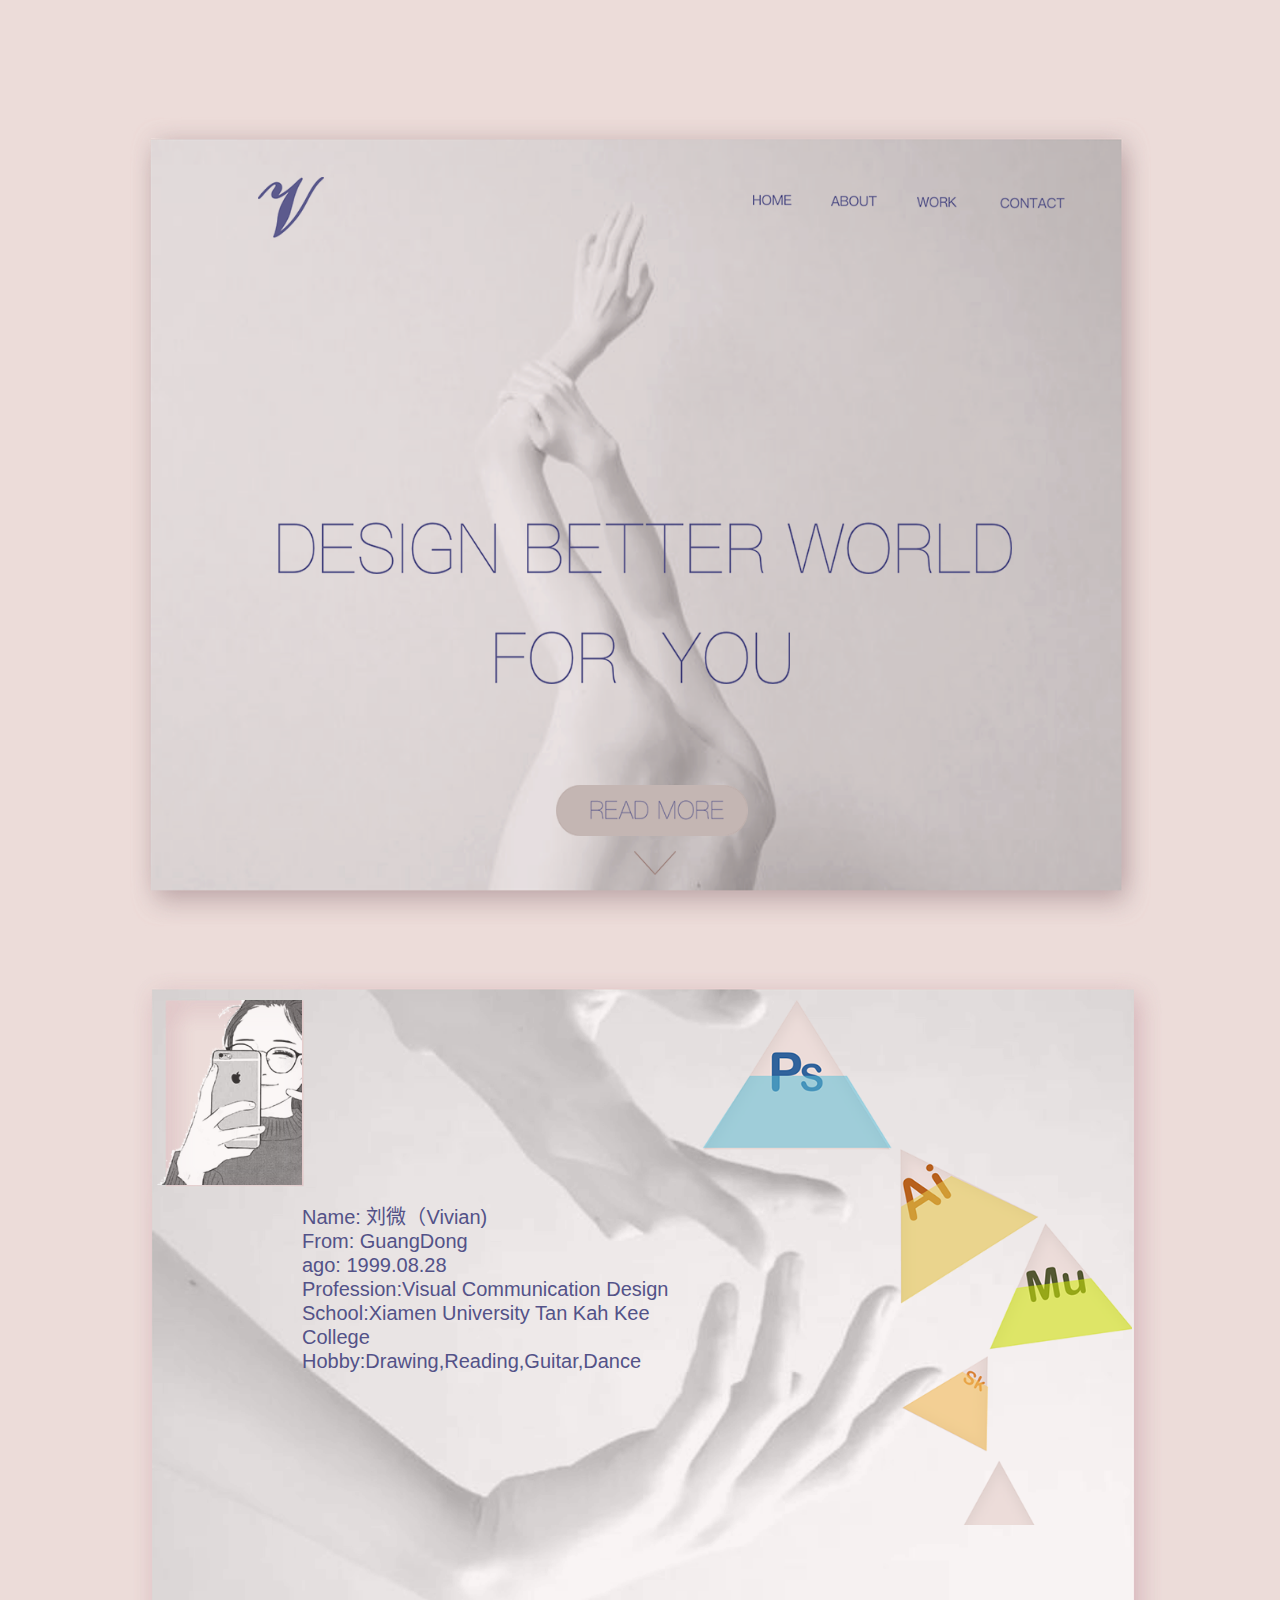
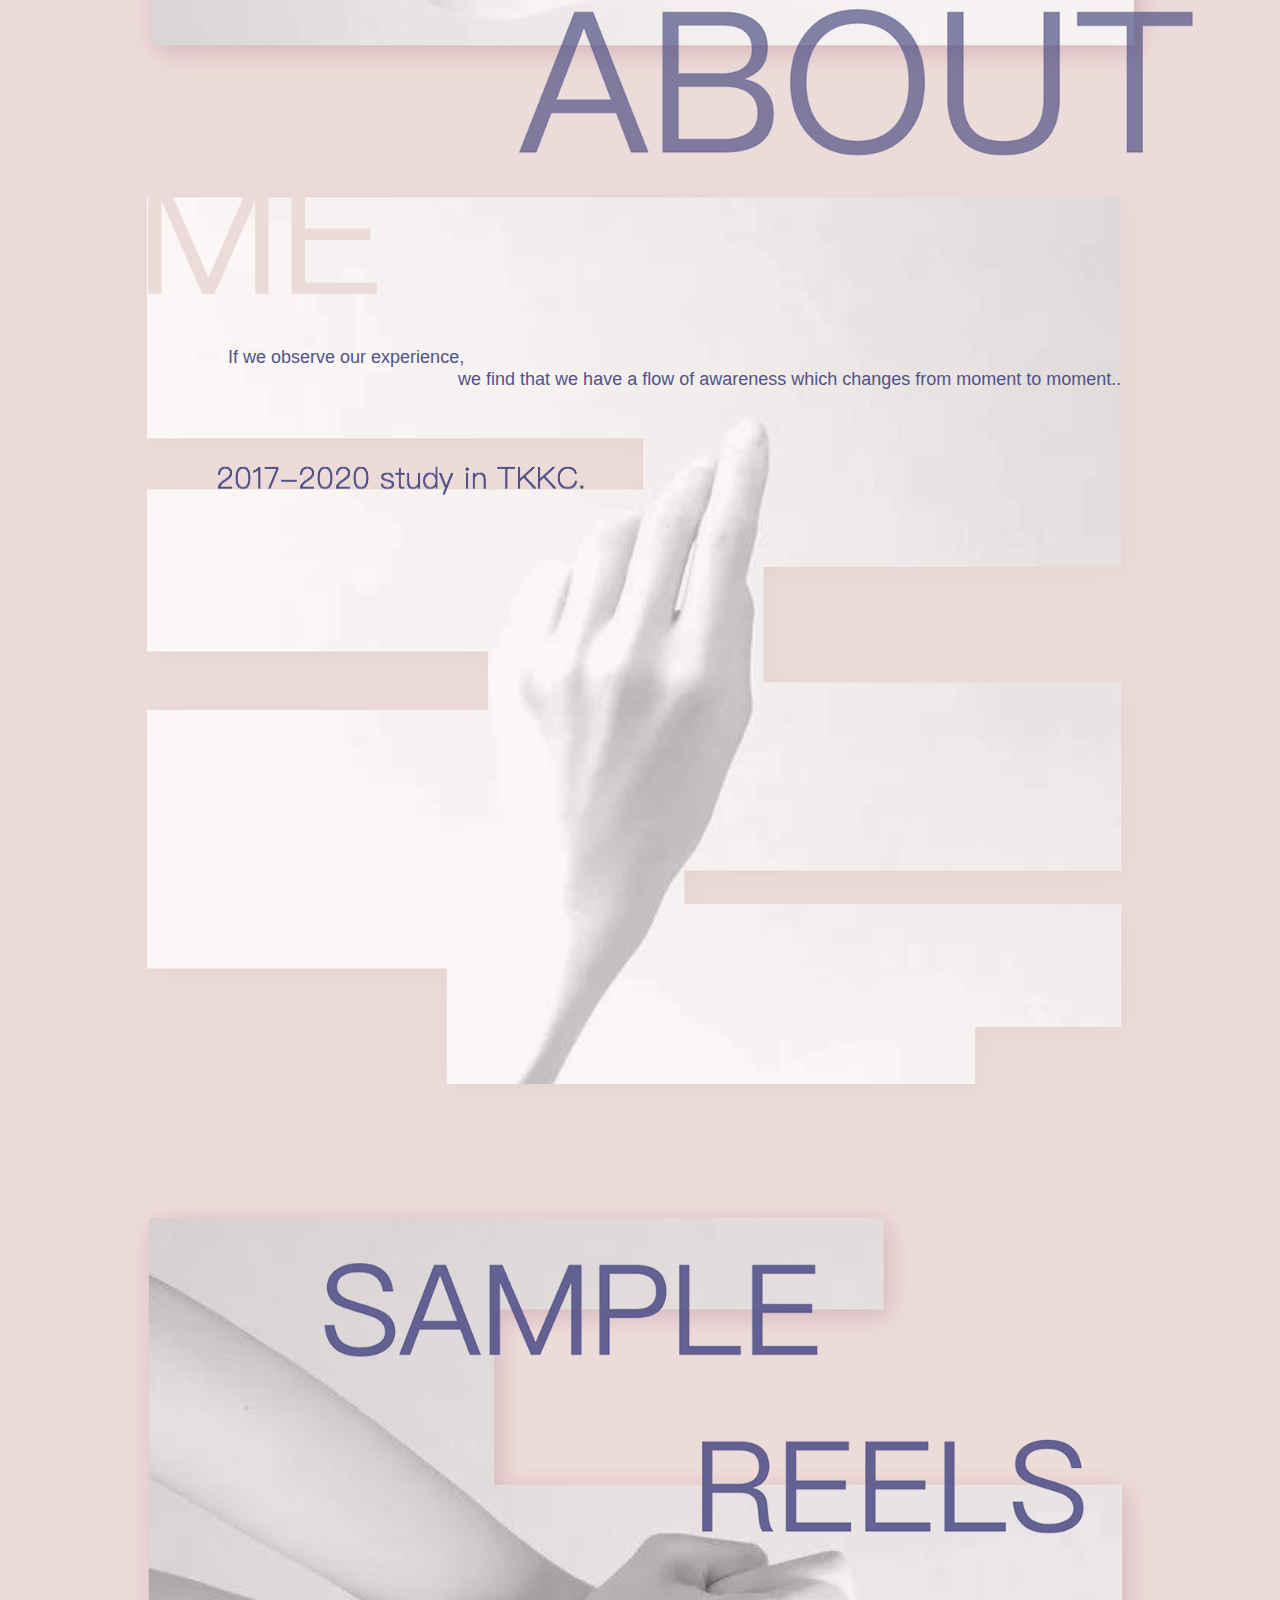
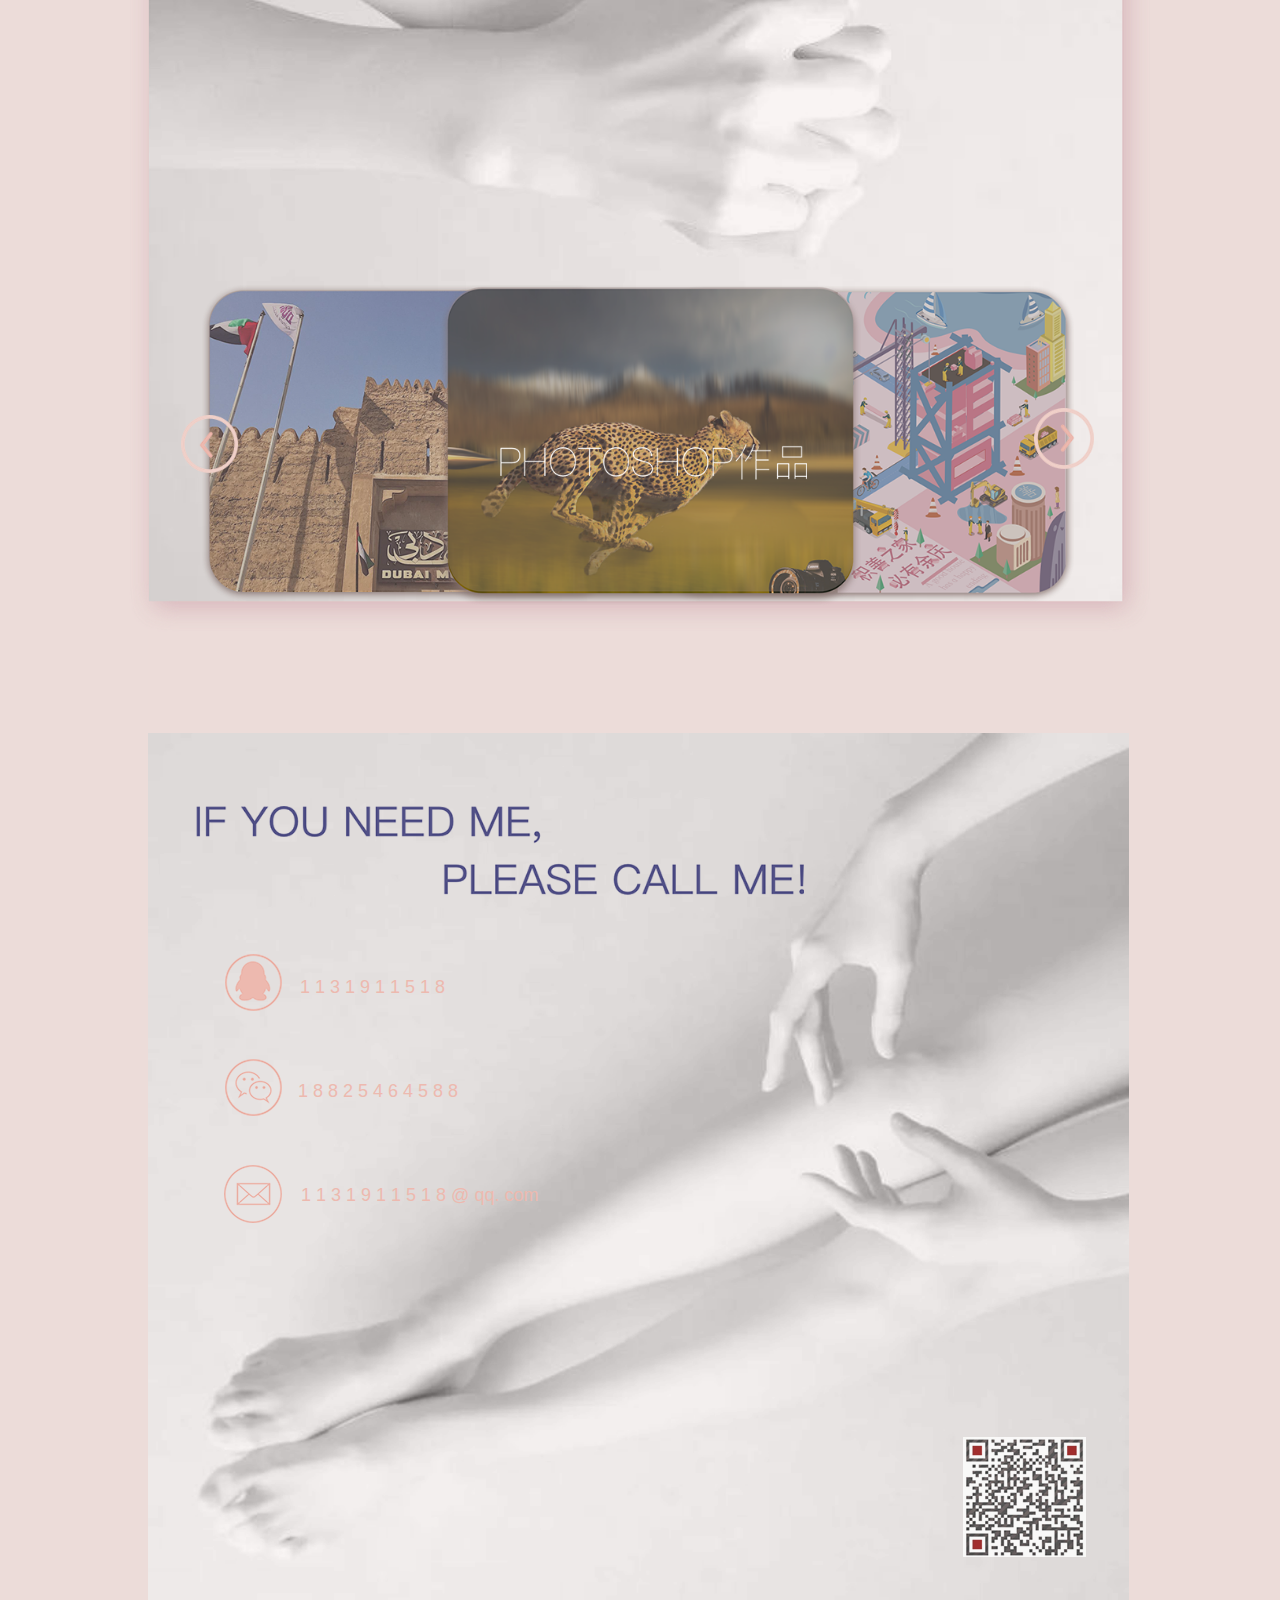
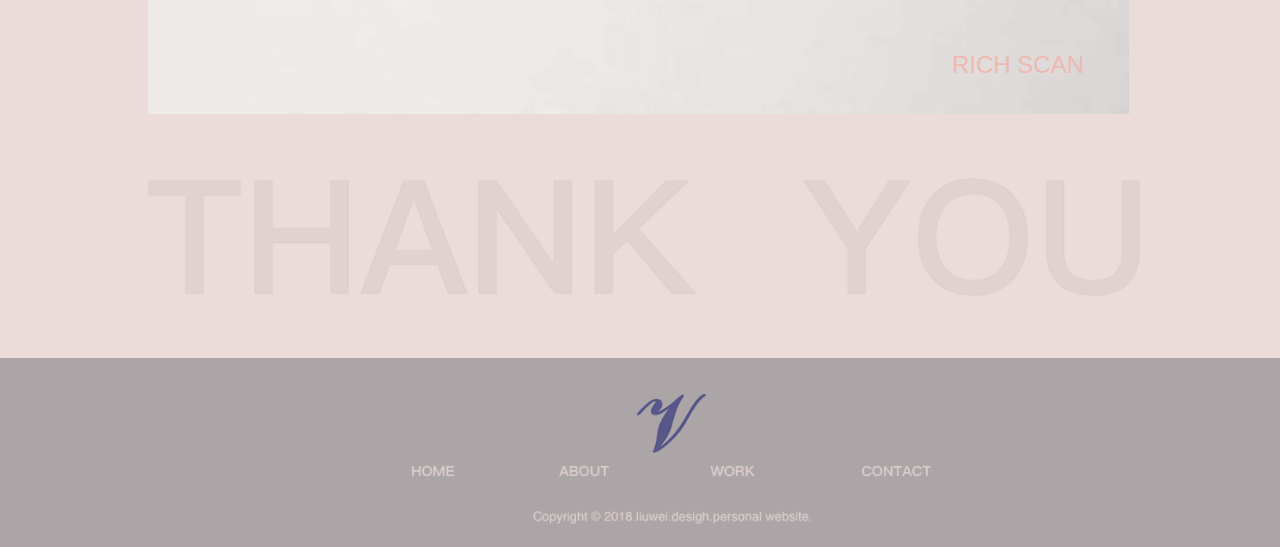
<file: index.html>
<!DOCTYPE html>
<html class="nojs html css_verticalspacer" lang="zh-CN">
 <head>

  <meta http-equiv="Content-type" content="text/html;charset=UTF-8"/>
  <meta name="generator" content="2018.1.0.386"/>
  <meta name="viewport" content="width=device-width, initial-scale=1.0"/>
  
  <script type="text/javascript">
   // Update the 'nojs'/'js' class on the html node
document.documentElement.className = document.documentElement.className.replace(/\bnojs\b/g, 'js');

// Check that all required assets are uploaded and up-to-date
if(typeof Muse == "undefined") window.Muse = {}; window.Muse.assets = {"required":["museutils.js", "museconfig.js", "jquery.watch.js", "jquery.museresponsive.js", "require.js", "index.css"], "outOfDate":[]};
</script>
  
  <title>主页</title>
  <!-- CSS -->
  <link rel="stylesheet" type="text/css" href="css/site_global.css?crc=444006867"/>
  <link rel="stylesheet" type="text/css" href="css/index.css?crc=4282859245" id="pagesheet"/>
  <!-- IE-only CSS -->
  <!--[if lt IE 9]>
  <link rel="stylesheet" type="text/css" href="css/nomq_index.css?crc=17171755" id="nomq_pagesheet"/>
  <![endif]-->
   </head>
 <body>

  <div class="breakpoint active" id="bp_infinity" data-min-width="1281"><!-- responsive breakpoint node -->
   <div class="clearfix" id="page"><!-- group -->
    <div class="clearfix grpelem" id="ppu205"><!-- column -->
     <div class="clearfix colelem" id="pu205"><!-- group -->
      <div class="clip_frame grpelem" id="u205"><!-- image -->
       <img class="block temp_no_img_src" id="u205_img" data-orig-src="images/wechatimg14.png?crc=4247794438" alt="" width="1295" height="956" src="images/blank.gif?crc=4208392903"/>
      </div>
      <div class="clip_frame grpelem" id="u223"><!-- image -->
       <img class="block temp_no_img_src" id="u223_img" data-orig-src="images/%e5%88%86%e7%bb%84.png?crc=4090668464" alt="" width="72" height="70" src="images/blank.gif?crc=4208392903"/>
      </div>
      <div class="clip_frame grpelem" id="u249"><!-- image -->
       <img class="block temp_no_img_src" id="u249_img" data-orig-src="images/home%20copy.png?crc=46058406" alt="" width="50" height="15" src="images/blank.gif?crc=4208392903"/>
      </div>
      <div class="clip_frame grpelem" id="u267"><!-- image -->
       <img class="block temp_no_img_src" id="u267_img" data-orig-src="images/about%20copy.png?crc=104877797" alt="" width="58" height="15" src="images/blank.gif?crc=4208392903"/>
      </div>
      <a class="nonblock nontext clip_frame grpelem" id="u285" href="graphic.html"><!-- image --><img class="block temp_no_img_src" id="u285_img" data-orig-src="images/work%20copy.png?crc=4240480406" alt="" width="51" height="14" src="images/blank.gif?crc=4208392903"/></a>
      <div class="clip_frame grpelem" id="u303"><!-- image -->
       <img class="block temp_no_img_src" id="u303_img" data-orig-src="images/contact%20copy.png?crc=4108736204" alt="" width="82" height="14" src="images/blank.gif?crc=4208392903"/>
      </div>
      <div class="clip_frame grpelem" id="u321"><!-- image -->
       <img class="block temp_no_img_src" id="u321_img" data-orig-src="images/design%20better%20world.png?crc=4098696641" alt="" width="932" height="61" src="images/blank.gif?crc=4208392903"/>
      </div>
      <div class="clip_frame grpelem" id="u339"><!-- image -->
       <img class="block temp_no_img_src" id="u339_img" data-orig-src="images/for%20you.png?crc=27977737" alt="" width="374" height="62" src="images/blank.gif?crc=4208392903"/>
      </div>
      <div class="clip_frame grpelem" id="u357"><!-- image -->
       <img class="block temp_no_img_src" id="u357_img" data-orig-src="images/home.png?crc=515255264" alt="" width="244" height="60" src="images/blank.gif?crc=4208392903"/>
      </div>
      <div class="clip_frame grpelem" id="u375"><!-- image -->
       <img class="block temp_no_img_src" id="u375_img" data-orig-src="images/read%20more.png?crc=3792197406" alt="" width="170" height="24" src="images/blank.gif?crc=4208392903"/>
      </div>
      <div class="clip_frame grpelem" id="u393"><!-- image -->
       <img class="block temp_no_img_src" id="u393_img" data-orig-src="images/home2.png?crc=11004734" alt="" width="54" height="28" src="images/blank.gif?crc=4208392903"/>
      </div>
     </div>
     <div class="clearfix colelem" id="pu411"><!-- group -->
      <div class="clip_frame grpelem" id="u411"><!-- image -->
       <img class="block temp_no_img_src" id="u411_img" data-orig-src="images/aboutme.png?crc=3920256272" alt="" width="1306" height="894" src="images/blank.gif?crc=4208392903"/>
      </div>
      <div class="clip_frame grpelem" id="u429"><!-- image -->
       <img class="block temp_no_img_src" id="u429_img" data-orig-src="images/%e5%a4%b4%e5%83%8f.png?crc=65398783" alt="" width="183" height="234" src="images/blank.gif?crc=4208392903"/>
      </div>
      <div class="clip_frame grpelem" id="u447"><!-- image -->
       <img class="block temp_no_img_src" id="u447_img" data-orig-src="images/%e4%b8%89%e8%a7%92%e5%bd%a2.png?crc=164152256" alt="" width="542" height="662" src="images/blank.gif?crc=4208392903"/>
      </div>
      <div class="clip_frame grpelem" id="u465"><!-- image -->
       <img class="block temp_no_img_src" id="u465_img" data-orig-src="images/about.png?crc=391620340" alt="" width="815" height="178" src="images/blank.gif?crc=4208392903"/>
      </div>
      <div class="clearfix grpelem shared_content" id="u4436-14" data-content-guid="u4436-14_content"><!-- content -->
       <p id="u4436-2">Name: 刘微（Vivian)</p>
       <p id="u4436-4">From: GuangDong</p>
       <p id="u4436-6">ago: 1999.08.28</p>
       <p id="u4436-8">Profession:Visual Communication Design</p>
       <p id="u4436-10">School:Xiamen University Tan Kah Kee College</p>
       <p id="u4436-12">Hobby:Drawing,Reading,Guitar,Dance</p>
      </div>
     </div>
     <div class="clearfix colelem" id="pu501"><!-- group -->
      <div class="clip_frame grpelem" id="u501"><!-- image -->
       <img class="block temp_no_img_src" id="u501_img" data-orig-src="images/3.png?crc=307552950" alt="" width="1294" height="1231" src="images/blank.gif?crc=4208392903"/>
      </div>
      <div class="clip_frame grpelem" id="u519"><!-- image -->
       <img class="block temp_no_img_src" id="u519_img" data-orig-src="images/me.png?crc=4182559634" alt="" width="381" height="194" src="images/blank.gif?crc=4208392903"/>
      </div>
      <img class="grpelem temp_no_img_src" id="u555-5" alt="2017-2020 study in TKKC." width="461" height="43" data-orig-src="images/u555-5.png?crc=513757969" src="images/blank.gif?crc=4208392903"/><!-- rasterized frame -->
      <div class="clearfix grpelem shared_content" id="u2172-7" data-content-guid="u2172-7_content"><!-- content -->
       <p id="u2172-3"><span id="u2172">&nbsp;</span><span id="u2172-2">If we observe our experience,</span></p>
       <p id="u2172-5">&nbsp;&nbsp;&nbsp;&nbsp;&nbsp;&nbsp;&nbsp;&nbsp;&nbsp;&nbsp;&nbsp;&nbsp;&nbsp;&nbsp;&nbsp;&nbsp;&nbsp;&nbsp;&nbsp;&nbsp;&nbsp;&nbsp;&nbsp;&nbsp;&nbsp;&nbsp;&nbsp;&nbsp;&nbsp;&nbsp;&nbsp;&nbsp;&nbsp;&nbsp;&nbsp;&nbsp;&nbsp;&nbsp;&nbsp;&nbsp;&nbsp;&nbsp;&nbsp;&nbsp;&nbsp;&nbsp; we find that we have a flow of awareness which changes from moment to moment..</p>
      </div>
     </div>
     <div class="clearfix colelem" id="pu565"><!-- group -->
      <div class="clip_frame grpelem" id="u565"><!-- image -->
       <img class="block temp_no_img_src" id="u565_img" data-orig-src="images/4.png?crc=4171592321" alt="" width="1303" height="1303" src="images/blank.gif?crc=4208392903"/>
      </div>
      <div class="clip_frame grpelem" id="u583"><!-- image -->
       <img class="block temp_no_img_src" id="u583_img" data-orig-src="images/sample%20reels.png?crc=300678888" alt="" width="965" height="340" src="images/blank.gif?crc=4208392903"/>
      </div>
      <div class="clip_frame grpelem" id="u1738"><!-- image -->
       <img class="block temp_no_img_src" id="u1738_img" data-orig-src="images/%e5%96%84%20%e6%b5%b7%e6%8a%a51b_%e5%a4%8d%e5%88%b6.png?crc=259893619" alt="" width="536" height="400" src="images/blank.gif?crc=4208392903"/>
      </div>
      <a class="nonblock nontext clip_frame grpelem" id="u1756" href="photo.html"><!-- image --><img class="block temp_no_img_src" id="u1756_img" data-orig-src="images/bowuguan.png?crc=3926823071" alt="" width="531" height="400" src="images/blank.gif?crc=4208392903"/></a>
      <div class="clip_frame grpelem" id="u1774"><!-- image -->
       <img class="block temp_no_img_src" id="u1774_img" data-orig-src="images/%20%e8%b1%b9%e9%a9%b0%e5%bd%b1%e6%8e%a3%e7%9a%84%e5%89%af%e6%9c%ac%20copy.png?crc=4218479348" alt="" width="537" height="405" src="images/blank.gif?crc=4208392903"/>
      </div>
      <a class="nonblock nontext clip_frame grpelem" id="u1792" href="graphic.html"><!-- image --><img class="block temp_no_img_src" id="u1792_img" data-orig-src="images/photoshop%e4%bd%9c%e5%93%81.png?crc=4043930933" alt="" width="390" height="45" src="images/blank.gif?crc=4208392903"/></a>
      <div class="clip_frame grpelem" id="u1810"><!-- image -->
       <img class="block temp_no_img_src" id="u1810_img" data-orig-src="images/you.png?crc=4113079305" alt="" width="76" height="76" src="images/blank.gif?crc=4208392903"/>
      </div>
      <div class="clip_frame grpelem" id="u1828"><!-- image -->
       <img class="block temp_no_img_src" id="u1828_img" data-orig-src="images/zuo.png?crc=284150796" alt="" width="73" height="73" src="images/blank.gif?crc=4208392903"/>
      </div>
     </div>
     <div class="clearfix colelem" id="pu1846"><!-- group -->
      <div class="clip_frame grpelem" id="u1846"><!-- image -->
       <img class="block temp_no_img_src" id="u1846_img" data-orig-src="images/5.png?crc=158603288" alt="" width="1236" height="1237" src="images/blank.gif?crc=4208392903"/>
      </div>
      <div class="clearfix grpelem shared_content" id="u1918-4" data-content-guid="u1918-4_content"><!-- content -->
       <p id="u1918-2">RICH SCAN</p>
      </div>
      <div class="clip_frame grpelem shared_content" id="u2030" data-content-guid="u2030_content"><!-- image -->
       <img class="block temp_no_img_src" id="u2030_img" data-orig-src="images/qq.png?crc=414906099" alt="" width="57" height="57" src="images/blank.gif?crc=4208392903"/>
      </div>
      <div class="clearfix grpelem shared_content" id="u2048-4" data-content-guid="u2048-4_content"><!-- content -->
       <p id="u2048-2">1 1 3 1 9 1 1 5 1 8</p>
      </div>
      <div class="clip_frame grpelem shared_content" id="u2055" data-content-guid="u2055_content"><!-- image -->
       <img class="block temp_no_img_src" id="u2055_img" data-orig-src="images/weixin.png?crc=168015928" alt="" width="57" height="57" src="images/blank.gif?crc=4208392903"/>
      </div>
      <div class="clearfix grpelem shared_content" id="u2073-4" data-content-guid="u2073-4_content"><!-- content -->
       <p id="u2073-2">1 8 8 2 5 4 6 4 5 8 8</p>
      </div>
      <div class="clip_frame grpelem shared_content" id="u2081" data-content-guid="u2081_content"><!-- image -->
       <img class="block temp_no_img_src" id="u2081_img" data-orig-src="images/xinxi.png?crc=83869406" alt="" width="58" height="58" src="images/blank.gif?crc=4208392903"/>
      </div>
      <div class="clearfix grpelem shared_content" id="u2099-4" data-content-guid="u2099-4_content"><!-- content -->
       <p id="u2099-2">1 1 3 1 9 1 1 5 1 8 @ qq. com</p>
      </div>
     </div>
    </div>
    <div class="verticalspacer" data-offset-top="6036" data-content-above-spacer="6035" data-content-below-spacer="408"></div>
    <div class="clearfix grpelem" id="pu1864"><!-- column -->
     <div class="clip_frame colelem" id="u1864"><!-- image -->
      <img class="block temp_no_img_src" id="u1864_img" data-orig-src="images/if%20you%20need%20me%2c%20plea.png?crc=242920213" alt="" width="746" height="109" src="images/blank.gif?crc=4208392903"/>
     </div>
     <div class="clip_frame colelem shared_content" id="u1900" data-content-guid="u1900_content"><!-- image -->
      <img class="block temp_no_img_src" id="u1900_img" data-orig-src="images/%e4%ba%8c%e7%bb%b4%e7%a0%81.png?crc=333325452" alt="" width="123" height="120" src="images/blank.gif?crc=4208392903"/>
     </div>
     <div class="clip_frame colelem" id="u1925"><!-- image -->
      <img class="block temp_no_img_src" id="u1925_img" data-orig-src="images/thank%20you.png?crc=4146208415" alt="" width="1085" height="130" src="images/blank.gif?crc=4208392903"/>
     </div>
     <div class="clearfix colelem" id="pu1961"><!-- group -->
      <div class="clip_frame grpelem" id="u1961"><!-- image -->
       <img class="block temp_no_img_src" id="u1961_img" data-orig-src="images/%e7%9f%a9%e5%bd%a2.png?crc=119192807" alt="" width="1480" height="218" src="images/blank.gif?crc=4208392903"/>
      </div>
      <div class="clip_frame grpelem" id="u1979"><!-- image -->
       <img class="block temp_no_img_src" id="u1979_img" data-orig-src="images/%e5%ba%95%e9%83%a8.png?crc=4203882496" alt="" width="605" height="14" src="images/blank.gif?crc=4208392903"/>
      </div>
      <div class="clip_frame grpelem" id="u1997"><!-- image -->
       <img class="block temp_no_img_src" id="u1997_img" data-orig-src="images/%e5%88%86%e7%bb%84.png?crc=4090668464" alt="" width="80" height="68" src="images/blank.gif?crc=4208392903"/>
      </div>
      <div class="clip_frame grpelem" id="u2012"><!-- image -->
       <img class="block temp_no_img_src" id="u2012_img" data-orig-src="images/copyright%20%c2%a9%202018liu%20copy.png?crc=160088858" alt="" width="323" height="16" src="images/blank.gif?crc=4208392903"/>
      </div>
     </div>
    </div>
   </div>
  </div>
  <div class="breakpoint" id="bp_1280" data-min-width="1025" data-max-width="1280"><!-- responsive breakpoint node -->
   <div class="clearfix temp_no_id" data-orig-id="page"><!-- group -->
    <div class="clearfix grpelem temp_no_id" data-orig-id="ppu205"><!-- column -->
     <div class="clearfix colelem temp_no_id" data-orig-id="pu205"><!-- group -->
      <div class="clip_frame grpelem temp_no_id" data-orig-id="u205"><!-- image -->
       <img class="block temp_no_id temp_no_img_src" data-orig-src="images/wechatimg14.png?crc=4247794438" alt="" width="1023" height="812" data-orig-id="u205_img" src="images/blank.gif?crc=4208392903"/>
      </div>
      <div class="clip_frame grpelem temp_no_id" data-orig-id="u223"><!-- image -->
       <img class="block temp_no_id temp_no_img_src" data-orig-src="images/%e5%88%86%e7%bb%84.png?crc=4090668464" alt="" width="66" height="61" data-orig-id="u223_img" src="images/blank.gif?crc=4208392903"/>
      </div>
      <div class="clip_frame grpelem temp_no_id" data-orig-id="u249"><!-- image -->
       <img class="block temp_no_id temp_no_img_src" data-orig-src="images/home%20copy.png?crc=46058406" alt="" width="39" height="12" data-orig-id="u249_img" src="images/blank.gif?crc=4208392903"/>
      </div>
      <div class="clip_frame grpelem temp_no_id" data-orig-id="u267"><!-- image -->
       <img class="block temp_no_id temp_no_img_src" data-orig-src="images/about%20copy.png?crc=104877797" alt="" width="46" height="12" data-orig-id="u267_img" src="images/blank.gif?crc=4208392903"/>
      </div>
      <a class="nonblock nontext clip_frame grpelem temp_no_id" href="graphic.html" data-orig-id="u285"><!-- image --><img class="block temp_no_id temp_no_img_src" data-orig-src="images/work%20copy.png?crc=4240480406" alt="" width="40" height="12" data-orig-id="u285_img" src="images/blank.gif?crc=4208392903"/></a>
      <div class="clip_frame grpelem temp_no_id" data-orig-id="u303"><!-- image -->
       <img class="block temp_no_id temp_no_img_src" data-orig-src="images/contact%20copy.png?crc=4108736204" alt="" width="65" height="12" data-orig-id="u303_img" src="images/blank.gif?crc=4208392903"/>
      </div>
      <div class="clip_frame grpelem temp_no_id" data-orig-id="u321"><!-- image -->
       <img class="block temp_no_id temp_no_img_src" data-orig-src="images/design%20better%20world.png?crc=4098696641" alt="" width="734" height="52" data-orig-id="u321_img" src="images/blank.gif?crc=4208392903"/>
      </div>
      <div class="clip_frame grpelem temp_no_id" data-orig-id="u339"><!-- image -->
       <img class="block temp_no_id temp_no_img_src" data-orig-src="images/for%20you.png?crc=27977737" alt="" width="295" height="53" data-orig-id="u339_img" src="images/blank.gif?crc=4208392903"/>
      </div>
      <div class="clip_frame grpelem temp_no_id" data-orig-id="u357"><!-- image -->
       <img class="block temp_no_id temp_no_img_src" data-orig-src="images/home.png?crc=515255264" alt="" width="192" height="51" data-orig-id="u357_img" src="images/blank.gif?crc=4208392903"/>
      </div>
      <div class="clip_frame grpelem temp_no_id" data-orig-id="u375"><!-- image -->
       <img class="block temp_no_id temp_no_img_src" data-orig-src="images/read%20more.png?crc=3792197406" alt="" width="134" height="20" data-orig-id="u375_img" src="images/blank.gif?crc=4208392903"/>
      </div>
      <div class="clip_frame grpelem temp_no_id" data-orig-id="u393"><!-- image -->
       <img class="block temp_no_id temp_no_img_src" data-orig-src="images/home2.png?crc=11004734" alt="" width="42" height="24" data-orig-id="u393_img" src="images/blank.gif?crc=4208392903"/>
      </div>
     </div>
     <div class="clearfix colelem temp_no_id" data-orig-id="pu411"><!-- group -->
      <div class="clip_frame grpelem temp_no_id" data-orig-id="u411"><!-- image -->
       <img class="block temp_no_id temp_no_img_src" data-orig-src="images/aboutme.png?crc=3920256272" alt="" width="1035" height="709" data-orig-id="u411_img" src="images/blank.gif?crc=4208392903"/>
      </div>
      <div class="clip_frame grpelem temp_no_id" data-orig-id="u429"><!-- image -->
       <img class="block temp_no_id temp_no_img_src" data-orig-src="images/%e5%a4%b4%e5%83%8f.png?crc=65398783" alt="" width="145" height="185" data-orig-id="u429_img" src="images/blank.gif?crc=4208392903"/>
      </div>
      <div class="clip_frame grpelem temp_no_id" data-orig-id="u447"><!-- image -->
       <img class="block temp_no_id temp_no_img_src" data-orig-src="images/%e4%b8%89%e8%a7%92%e5%bd%a2.png?crc=164152256" alt="" width="429" height="525" data-orig-id="u447_img" src="images/blank.gif?crc=4208392903"/>
      </div>
      <div class="clip_frame grpelem temp_no_id" data-orig-id="u465"><!-- image -->
       <img class="block temp_no_id temp_no_img_src" data-orig-src="images/about.png?crc=391620340" alt="" width="674" height="147" data-orig-id="u465_img" src="images/blank.gif?crc=4208392903"/>
      </div>
      <span class="clearfix grpelem placeholder" data-placeholder-for="u4436-14_content"><!-- placeholder node --></span>
     </div>
     <div class="clearfix colelem temp_no_id" data-orig-id="pu501"><!-- group -->
      <div class="clip_frame grpelem temp_no_id" data-orig-id="u501"><!-- image -->
       <img class="block temp_no_id temp_no_img_src" data-orig-src="images/3.png?crc=307552950" alt="" width="1027" height="937" data-orig-id="u501_img" src="images/blank.gif?crc=4208392903"/>
      </div>
      <div class="clip_frame grpelem temp_no_id" data-orig-id="u519"><!-- image -->
       <img class="block temp_no_id temp_no_img_src" data-orig-src="images/me.png?crc=4182559634" alt="" width="229" height="116" data-orig-id="u519_img" src="images/blank.gif?crc=4208392903"/>
      </div>
      <img class="grpelem temp_no_id temp_no_img_src" alt="2017-2020 study in TKKC." width="457" height="88" data-orig-src="images/u555-52.png?crc=499937485" data-orig-id="u555-5" src="images/blank.gif?crc=4208392903"/><!-- rasterized frame -->
      <span class="clearfix grpelem placeholder" data-placeholder-for="u2172-7_content"><!-- placeholder node --></span>
     </div>
     <div class="clearfix colelem temp_no_id" data-orig-id="pu565"><!-- group -->
      <div class="clip_frame grpelem temp_no_id" data-orig-id="u565"><!-- image -->
       <img class="block temp_no_id temp_no_img_src" data-orig-src="images/4.png?crc=4171592321" alt="" width="1026" height="1037" data-orig-id="u565_img" src="images/blank.gif?crc=4208392903"/>
      </div>
      <div class="clip_frame grpelem temp_no_id" data-orig-id="u583"><!-- image -->
       <img class="block temp_no_id temp_no_img_src" data-orig-src="images/sample%20reels.png?crc=300678888" alt="" width="760" height="271" data-orig-id="u583_img" src="images/blank.gif?crc=4208392903"/>
      </div>
      <div class="clip_frame grpelem temp_no_id" data-orig-id="u1738"><!-- image -->
       <img class="block temp_no_id temp_no_img_src" data-orig-src="images/%e5%96%84%20%e6%b5%b7%e6%8a%a51b_%e5%a4%8d%e5%88%b6.png?crc=259893619" alt="" width="422" height="318" data-orig-id="u1738_img" src="images/blank.gif?crc=4208392903"/>
      </div>
      <a class="nonblock nontext clip_frame grpelem temp_no_id" href="photo.html" data-orig-id="u1756"><!-- image --><img class="block temp_no_id temp_no_img_src" data-orig-src="images/bowuguan.png?crc=3926823071" alt="" width="418" height="318" data-orig-id="u1756_img" src="images/blank.gif?crc=4208392903"/></a>
      <div class="clip_frame grpelem temp_no_id" data-orig-id="u1774"><!-- image -->
       <img class="block temp_no_id temp_no_img_src" data-orig-src="images/%20%e8%b1%b9%e9%a9%b0%e5%bd%b1%e6%8e%a3%e7%9a%84%e5%89%af%e6%9c%ac%20copy.png?crc=4218479348" alt="" width="423" height="322" data-orig-id="u1774_img" src="images/blank.gif?crc=4208392903"/>
      </div>
      <a class="nonblock nontext clip_frame grpelem temp_no_id" href="graphic.html" data-orig-id="u1792"><!-- image --><img class="block temp_no_id temp_no_img_src" data-orig-src="images/photoshop%e4%bd%9c%e5%93%81.png?crc=4043930933" alt="" width="307" height="36" data-orig-id="u1792_img" src="images/blank.gif?crc=4208392903"/></a>
      <div class="clip_frame grpelem temp_no_id" data-orig-id="u1810"><!-- image -->
       <img class="block temp_no_id temp_no_img_src" data-orig-src="images/you.png?crc=4113079305" alt="" width="60" height="61" data-orig-id="u1810_img" src="images/blank.gif?crc=4208392903"/>
      </div>
      <div class="clip_frame grpelem temp_no_id" data-orig-id="u1828"><!-- image -->
       <img class="block temp_no_id temp_no_img_src" data-orig-src="images/zuo.png?crc=284150796" alt="" width="57" height="58" data-orig-id="u1828_img" src="images/blank.gif?crc=4208392903"/>
      </div>
     </div>
     <div class="clearfix colelem temp_no_id" data-orig-id="pu1846"><!-- group -->
      <div class="clip_frame grpelem temp_no_id" data-orig-id="u1846"><!-- image -->
       <img class="block temp_no_id temp_no_img_src" data-orig-src="images/5.png?crc=158603288" alt="" width="981" height="981" data-orig-id="u1846_img" src="images/blank.gif?crc=4208392903"/>
      </div>
      <span class="clearfix grpelem placeholder" data-placeholder-for="u1918-4_content"><!-- placeholder node --></span>
      <span class="clip_frame grpelem placeholder" data-placeholder-for="u2030_content"><!-- placeholder node --></span>
      <span class="clearfix grpelem placeholder" data-placeholder-for="u2048-4_content"><!-- placeholder node --></span>
      <span class="clip_frame grpelem placeholder" data-placeholder-for="u2055_content"><!-- placeholder node --></span>
      <span class="clearfix grpelem placeholder" data-placeholder-for="u2073-4_content"><!-- placeholder node --></span>
      <span class="clip_frame grpelem placeholder" data-placeholder-for="u2081_content"><!-- placeholder node --></span>
      <span class="clearfix grpelem placeholder" data-placeholder-for="u2099-4_content"><!-- placeholder node --></span>
     </div>
    </div>
    <div class="verticalspacer" data-offset-top="4914" data-content-above-spacer="4914" data-content-below-spacer="391"></div>
    <div class="clearfix grpelem temp_no_id" data-orig-id="pu1864"><!-- column -->
     <div class="clip_frame colelem temp_no_id" data-orig-id="u1864"><!-- image -->
      <img class="block temp_no_id temp_no_img_src" data-orig-src="images/if%20you%20need%20me%2c%20plea.png?crc=242920213" alt="" width="608" height="89" data-orig-id="u1864_img" src="images/blank.gif?crc=4208392903"/>
     </div>
     <span class="clip_frame colelem placeholder" data-placeholder-for="u1900_content"><!-- placeholder node --></span>
     <div class="clip_frame colelem temp_no_id" data-orig-id="u1925"><!-- image -->
      <img class="block temp_no_id temp_no_img_src" data-orig-src="images/thank%20you.png?crc=4146208415" alt="" width="992" height="119" data-orig-id="u1925_img" src="images/blank.gif?crc=4208392903"/>
     </div>
     <div class="clearfix colelem temp_no_id" data-orig-id="pu1961"><!-- group -->
      <div class="clip_frame grpelem temp_no_id" data-orig-id="u1961"><!-- image -->
       <img class="block temp_no_id temp_no_img_src" data-orig-src="images/%e7%9f%a9%e5%bd%a2.png?crc=119192807" alt="" width="1280" height="189" data-orig-id="u1961_img" src="images/blank.gif?crc=4208392903"/>
      </div>
      <div class="clip_frame grpelem temp_no_id" data-orig-id="u1979"><!-- image -->
       <img class="block temp_no_id temp_no_img_src" data-orig-src="images/%e5%ba%95%e9%83%a8.png?crc=4203882496" alt="" width="521" height="12" data-orig-id="u1979_img" src="images/blank.gif?crc=4208392903"/>
      </div>
      <div class="clip_frame grpelem temp_no_id" data-orig-id="u1997"><!-- image -->
       <img class="block temp_no_id temp_no_img_src" data-orig-src="images/%e5%88%86%e7%bb%84.png?crc=4090668464" alt="" width="69" height="59" data-orig-id="u1997_img" src="images/blank.gif?crc=4208392903"/>
      </div>
      <div class="clip_frame grpelem temp_no_id" data-orig-id="u2012"><!-- image -->
       <img class="block temp_no_id temp_no_img_src" data-orig-src="images/copyright%20%c2%a9%202018liu%20copy.png?crc=160088858" alt="" width="278" height="14" data-orig-id="u2012_img" src="images/blank.gif?crc=4208392903"/>
      </div>
     </div>
    </div>
   </div>
  </div>
  <div class="breakpoint" id="bp_1024" data-min-width="769" data-max-width="1024"><!-- responsive breakpoint node -->
   <div class="clearfix temp_no_id" data-orig-id="page"><!-- group -->
    <div class="clearfix grpelem temp_no_id" data-orig-id="ppu205"><!-- column -->
     <div class="clearfix colelem temp_no_id" data-orig-id="pu205"><!-- group -->
      <div class="clip_frame grpelem temp_no_id" data-orig-id="u205"><!-- image -->
       <img class="block temp_no_id temp_no_img_src" data-orig-src="images/wechatimg14748x553.png?crc=3863872335" alt="" width="748" height="552" data-orig-id="u205_img" src="images/blank.gif?crc=4208392903"/>
      </div>
      <div class="clip_frame grpelem temp_no_id" data-orig-id="u223"><!-- image -->
       <img class="block temp_no_id temp_no_img_src" data-orig-src="images/%e5%88%86%e7%bb%84.png?crc=4090668464" alt="" width="48" height="41" data-orig-id="u223_img" src="images/blank.gif?crc=4208392903"/>
      </div>
      <div class="clip_frame grpelem temp_no_id" data-orig-id="u249"><!-- image -->
       <img class="block temp_no_id temp_no_img_src" data-orig-src="images/home%20copy.png?crc=46058406" alt="" width="29" height="8" data-orig-id="u249_img" src="images/blank.gif?crc=4208392903"/>
      </div>
      <div class="clip_frame grpelem temp_no_id" data-orig-id="u267"><!-- image -->
       <img class="block temp_no_id temp_no_img_src" data-orig-src="images/about%20copy.png?crc=104877797" alt="" width="33" height="8" data-orig-id="u267_img" src="images/blank.gif?crc=4208392903"/>
      </div>
      <a class="nonblock nontext clip_frame grpelem temp_no_id" href="graphic.html" data-orig-id="u285"><!-- image --><img class="block temp_no_id temp_no_img_src" data-orig-src="images/work%20copy.png?crc=4240480406" alt="" width="29" height="8" data-orig-id="u285_img" src="images/blank.gif?crc=4208392903"/></a>
      <div class="clip_frame grpelem temp_no_id" data-orig-id="u303"><!-- image -->
       <img class="block temp_no_id temp_no_img_src" data-orig-src="images/contact%20copy.png?crc=4108736204" alt="" width="47" height="8" data-orig-id="u303_img" src="images/blank.gif?crc=4208392903"/>
      </div>
      <div class="clip_frame grpelem temp_no_id" data-orig-id="u321"><!-- image -->
       <img class="block temp_no_id temp_no_img_src" data-orig-src="images/design%20better%20world.png?crc=4098696641" alt="" width="537" height="35" data-orig-id="u321_img" src="images/blank.gif?crc=4208392903"/>
      </div>
      <div class="clip_frame grpelem temp_no_id" data-orig-id="u339"><!-- image -->
       <img class="block temp_no_id temp_no_img_src" data-orig-src="images/for%20you.png?crc=27977737" alt="" width="216" height="36" data-orig-id="u339_img" src="images/blank.gif?crc=4208392903"/>
      </div>
      <div class="clip_frame grpelem temp_no_id" data-orig-id="u357"><!-- image -->
       <img class="block temp_no_id temp_no_img_src" data-orig-src="images/home.png?crc=515255264" alt="" width="140" height="35" data-orig-id="u357_img" src="images/blank.gif?crc=4208392903"/>
      </div>
      <div class="clip_frame grpelem temp_no_id" data-orig-id="u375"><!-- image -->
       <img class="block temp_no_id temp_no_img_src" data-orig-src="images/read%20more.png?crc=3792197406" alt="" width="98" height="14" data-orig-id="u375_img" src="images/blank.gif?crc=4208392903"/>
      </div>
      <div class="clip_frame grpelem temp_no_id" data-orig-id="u393"><!-- image -->
       <img class="block temp_no_id temp_no_img_src" data-orig-src="images/home2.png?crc=11004734" alt="" width="31" height="16" data-orig-id="u393_img" src="images/blank.gif?crc=4208392903"/>
      </div>
     </div>
     <div class="clearfix colelem temp_no_id" data-orig-id="pu411"><!-- group -->
      <div class="clip_frame grpelem temp_no_id" data-orig-id="u411"><!-- image -->
       <img class="block temp_no_id temp_no_img_src" data-orig-src="images/aboutme757x518.png?crc=4207179541" alt="" width="756" height="518" data-orig-id="u411_img" src="images/blank.gif?crc=4208392903"/>
      </div>
      <div class="clip_frame grpelem temp_no_id" data-orig-id="u429"><!-- image -->
       <img class="block temp_no_id temp_no_img_src" data-orig-src="images/%e5%a4%b4%e5%83%8f.png?crc=65398783" alt="" width="106" height="135" data-orig-id="u429_img" src="images/blank.gif?crc=4208392903"/>
      </div>
      <div class="clip_frame grpelem temp_no_id" data-orig-id="u447"><!-- image -->
       <img class="block temp_no_id temp_no_img_src" data-orig-src="images/%e4%b8%89%e8%a7%92%e5%bd%a2314x384.png?crc=147459694" alt="" width="314" height="383" data-orig-id="u447_img" src="images/blank.gif?crc=4208392903"/>
      </div>
      <div class="clip_frame grpelem temp_no_id" data-orig-id="u465"><!-- image -->
       <img class="block temp_no_id temp_no_img_src" data-orig-src="images/about.png?crc=391620340" alt="" width="492" height="108" data-orig-id="u465_img" src="images/blank.gif?crc=4208392903"/>
      </div>
      <span class="clearfix grpelem placeholder" data-placeholder-for="u4436-14_content"><!-- placeholder node --></span>
     </div>
     <div class="clearfix colelem temp_no_id" data-orig-id="pu501"><!-- group -->
      <div class="clip_frame grpelem temp_no_id" data-orig-id="u501"><!-- image -->
       <img class="block temp_no_id temp_no_img_src" data-orig-src="images/3751x715.png?crc=3912214774" alt="" width="751" height="714" data-orig-id="u501_img" src="images/blank.gif?crc=4208392903"/>
      </div>
      <div class="clip_frame grpelem temp_no_id" data-orig-id="u519"><!-- image -->
       <img class="block temp_no_id temp_no_img_src" data-orig-src="images/me.png?crc=4182559634" alt="" width="217" height="111" data-orig-id="u519_img" src="images/blank.gif?crc=4208392903"/>
      </div>
      <img class="grpelem temp_no_id temp_no_img_src" alt="2017-2020 study in TKKC." width="328" height="29" data-orig-src="images/u555-53.png?crc=147411101" data-orig-id="u555-5" src="images/blank.gif?crc=4208392903"/><!-- rasterized frame -->
      <span class="clearfix grpelem placeholder" data-placeholder-for="u2172-7_content"><!-- placeholder node --></span>
     </div>
     <div class="clearfix colelem temp_no_id" data-orig-id="pu565"><!-- group -->
      <div class="clip_frame grpelem temp_no_id" data-orig-id="u565"><!-- image -->
       <img class="block temp_no_id temp_no_img_src" data-orig-src="images/4771x771.png?crc=337471689" alt="" width="770" height="770" data-orig-id="u565_img" src="images/blank.gif?crc=4208392903"/>
      </div>
      <div class="clip_frame grpelem temp_no_id" data-orig-id="u583"><!-- image -->
       <img class="block temp_no_id temp_no_img_src" data-orig-src="images/sample%20reels571x202.png?crc=333757203" alt="" width="571" height="201" data-orig-id="u583_img" src="images/blank.gif?crc=4208392903"/>
      </div>
      <div class="clip_frame grpelem temp_no_id" data-orig-id="u1738"><!-- image -->
       <img class="block temp_no_id temp_no_img_src" data-orig-src="images/%e5%96%84%20%e6%b5%b7%e6%8a%a51b_%e5%a4%8d%e5%88%b6317x237.png?crc=4148598660" alt="" width="317" height="237" data-orig-id="u1738_img" src="images/blank.gif?crc=4208392903"/>
      </div>
      <a class="nonblock nontext clip_frame grpelem temp_no_id" href="photo.html" data-orig-id="u1756"><!-- image --><img class="block temp_no_id temp_no_img_src" data-orig-src="images/bowuguan314x237.png?crc=4199291086" alt="" width="314" height="237" data-orig-id="u1756_img" src="images/blank.gif?crc=4208392903"/></a>
      <div class="clip_frame grpelem temp_no_id" data-orig-id="u1774"><!-- image -->
       <img class="block temp_no_id temp_no_img_src" data-orig-src="images/%20%e8%b1%b9%e9%a9%b0%e5%bd%b1%e6%8e%a3%e7%9a%84%e5%89%af%e6%9c%ac%20copy318x240.png?crc=4143089733" alt="" width="318" height="239" data-orig-id="u1774_img" src="images/blank.gif?crc=4208392903"/>
      </div>
      <a class="nonblock nontext clip_frame grpelem temp_no_id" href="graphic.html" data-orig-id="u1792"><!-- image --><img class="block temp_no_id temp_no_img_src" data-orig-src="images/photoshop%e4%bd%9c%e5%93%81.png?crc=4043930933" alt="" width="230" height="27" data-orig-id="u1792_img" src="images/blank.gif?crc=4208392903"/></a>
      <div class="clip_frame grpelem temp_no_id" data-orig-id="u1810"><!-- image -->
       <img class="block temp_no_id temp_no_img_src" data-orig-src="images/you.png?crc=4113079305" alt="" width="45" height="45" data-orig-id="u1810_img" src="images/blank.gif?crc=4208392903"/>
      </div>
      <div class="clip_frame grpelem temp_no_id" data-orig-id="u1828"><!-- image -->
       <img class="block temp_no_id temp_no_img_src" data-orig-src="images/zuo.png?crc=284150796" alt="" width="43" height="43" data-orig-id="u1828_img" src="images/blank.gif?crc=4208392903"/>
      </div>
     </div>
     <div class="clearfix colelem temp_no_id" data-orig-id="pu1846"><!-- group -->
      <div class="clip_frame grpelem temp_no_id" data-orig-id="u1846"><!-- image -->
       <img class="block temp_no_id temp_no_img_src" data-orig-src="images/5725x726.png?crc=4041616161" alt="" width="725" height="725" data-orig-id="u1846_img" src="images/blank.gif?crc=4208392903"/>
      </div>
      <div class="clip_frame grpelem temp_no_id" data-orig-id="u2030"><!-- image -->
       <img class="block temp_no_id temp_no_img_src" data-orig-src="images/qq.png?crc=414906099" alt="" width="46" height="46" data-orig-id="u2030_img" src="images/blank.gif?crc=4208392903"/>
      </div>
      <span class="clearfix grpelem placeholder" data-placeholder-for="u2048-4_content"><!-- placeholder node --></span>
      <div class="clip_frame grpelem temp_no_id" data-orig-id="u2055"><!-- image -->
       <img class="block temp_no_id temp_no_img_src" data-orig-src="images/weixin.png?crc=168015928" alt="" width="46" height="46" data-orig-id="u2055_img" src="images/blank.gif?crc=4208392903"/>
      </div>
      <span class="clearfix grpelem placeholder" data-placeholder-for="u2073-4_content"><!-- placeholder node --></span>
      <div class="clip_frame grpelem temp_no_id" data-orig-id="u2081"><!-- image -->
       <img class="block temp_no_id temp_no_img_src" data-orig-src="images/xinxi.png?crc=83869406" alt="" width="48" height="48" data-orig-id="u2081_img" src="images/blank.gif?crc=4208392903"/>
      </div>
      <span class="clearfix grpelem placeholder" data-placeholder-for="u2099-4_content"><!-- placeholder node --></span>
     </div>
    </div>
    <div class="verticalspacer" data-offset-top="3576" data-content-above-spacer="3575" data-content-below-spacer="232"></div>
    <div class="clearfix grpelem temp_no_id" data-orig-id="pu1864"><!-- column -->
     <div class="clip_frame colelem temp_no_id" data-orig-id="u1864"><!-- image -->
      <img class="block temp_no_id temp_no_img_src" data-orig-src="images/if%20you%20need%20me%2c%20plea.png?crc=242920213" alt="" width="441" height="64" data-orig-id="u1864_img" src="images/blank.gif?crc=4208392903"/>
     </div>
     <div class="clip_frame colelem temp_no_id" data-orig-id="u1900"><!-- image -->
      <img class="block temp_no_id temp_no_img_src" data-orig-src="images/%e4%ba%8c%e7%bb%b4%e7%a0%81.png?crc=333325452" alt="" width="75" height="74" data-orig-id="u1900_img" src="images/blank.gif?crc=4208392903"/>
     </div>
     <div class="clip_frame colelem temp_no_id" data-orig-id="u1925"><!-- image -->
      <img class="block temp_no_id temp_no_img_src" data-orig-src="images/thank%20you.png?crc=4146208415" alt="" width="655" height="79" data-orig-id="u1925_img" src="images/blank.gif?crc=4208392903"/>
     </div>
     <div class="clearfix colelem temp_no_id" data-orig-id="pu1961"><!-- group -->
      <div class="clip_frame grpelem temp_no_id" data-orig-id="u1961"><!-- image -->
       <img class="block temp_no_id temp_no_img_src" data-orig-src="images/%e7%9f%a9%e5%bd%a2.png?crc=119192807" alt="" width="1024" height="151" data-orig-id="u1961_img" src="images/blank.gif?crc=4208392903"/>
      </div>
      <div class="clip_frame grpelem temp_no_id" data-orig-id="u1979"><!-- image -->
       <img class="block temp_no_id temp_no_img_src" data-orig-src="images/%e5%ba%95%e9%83%a8.png?crc=4203882496" alt="" width="419" height="10" data-orig-id="u1979_img" src="images/blank.gif?crc=4208392903"/>
      </div>
      <div class="clip_frame grpelem temp_no_id" data-orig-id="u1997"><!-- image -->
       <img class="block temp_no_id temp_no_img_src" data-orig-src="images/%e5%88%86%e7%bb%84.png?crc=4090668464" alt="" width="55" height="47" data-orig-id="u1997_img" src="images/blank.gif?crc=4208392903"/>
      </div>
      <div class="clip_frame grpelem temp_no_id" data-orig-id="u2012"><!-- image -->
       <img class="block temp_no_id temp_no_img_src" data-orig-src="images/copyright%20%c2%a9%202018liu%20copy.png?crc=160088858" alt="" width="223" height="11" data-orig-id="u2012_img" src="images/blank.gif?crc=4208392903"/>
      </div>
     </div>
    </div>
    <span class="clearfix grpelem placeholder" data-placeholder-for="u1918-4_content"><!-- placeholder node --></span>
   </div>
  </div>
  <div class="breakpoint" id="bp_768" data-min-width="641" data-max-width="768"><!-- responsive breakpoint node -->
   <div class="clearfix temp_no_id" data-orig-id="page"><!-- group -->
    <div class="clearfix grpelem temp_no_id" data-orig-id="ppu205"><!-- column -->
     <div class="clearfix colelem temp_no_id" data-orig-id="pu205"><!-- group -->
      <div class="clip_frame grpelem temp_no_id" data-orig-id="u205"><!-- image -->
       <img class="block temp_no_id temp_no_img_src" data-orig-src="images/wechatimg14629x465.png?crc=354906158" alt="" width="629" height="464" data-orig-id="u205_img" src="images/blank.gif?crc=4208392903"/>
      </div>
      <div class="clip_frame grpelem temp_no_id" data-orig-id="u223"><!-- image -->
       <img class="block temp_no_id temp_no_img_src" data-orig-src="images/%e5%88%86%e7%bb%84.png?crc=4090668464" alt="" width="41" height="35" data-orig-id="u223_img" src="images/blank.gif?crc=4208392903"/>
      </div>
      <div class="clip_frame grpelem temp_no_id" data-orig-id="u249"><!-- image -->
       <img class="block temp_no_id temp_no_img_src" data-orig-src="images/home%20copy.png?crc=46058406" alt="" width="24" height="7" data-orig-id="u249_img" src="images/blank.gif?crc=4208392903"/>
      </div>
      <div class="clip_frame grpelem temp_no_id" data-orig-id="u267"><!-- image -->
       <img class="block temp_no_id temp_no_img_src" data-orig-src="images/about%20copy.png?crc=104877797" alt="" width="28" height="7" data-orig-id="u267_img" src="images/blank.gif?crc=4208392903"/>
      </div>
      <a class="nonblock nontext clip_frame grpelem temp_no_id" href="graphic.html" data-orig-id="u285"><!-- image --><img class="block temp_no_id temp_no_img_src" data-orig-src="images/work%20copy.png?crc=4240480406" alt="" width="25" height="7" data-orig-id="u285_img" src="images/blank.gif?crc=4208392903"/></a>
      <div class="clip_frame grpelem temp_no_id" data-orig-id="u303"><!-- image -->
       <img class="block temp_no_id temp_no_img_src" data-orig-src="images/contact%20copy.png?crc=4108736204" alt="" width="40" height="7" data-orig-id="u303_img" src="images/blank.gif?crc=4208392903"/>
      </div>
      <div class="clip_frame grpelem temp_no_id" data-orig-id="u321"><!-- image -->
       <img class="block temp_no_id temp_no_img_src" data-orig-src="images/design%20better%20world.png?crc=4098696641" alt="" width="451" height="30" data-orig-id="u321_img" src="images/blank.gif?crc=4208392903"/>
      </div>
      <div class="clip_frame grpelem temp_no_id" data-orig-id="u339"><!-- image -->
       <img class="block temp_no_id temp_no_img_src" data-orig-src="images/for%20you.png?crc=27977737" alt="" width="181" height="30" data-orig-id="u339_img" src="images/blank.gif?crc=4208392903"/>
      </div>
      <div class="clip_frame grpelem temp_no_id" data-orig-id="u357"><!-- image -->
       <img class="block temp_no_id temp_no_img_src" data-orig-src="images/home.png?crc=515255264" alt="" width="118" height="29" data-orig-id="u357_img" src="images/blank.gif?crc=4208392903"/>
      </div>
      <div class="clip_frame grpelem temp_no_id" data-orig-id="u375"><!-- image -->
       <img class="block temp_no_id temp_no_img_src" data-orig-src="images/read%20more.png?crc=3792197406" alt="" width="82" height="11" data-orig-id="u375_img" src="images/blank.gif?crc=4208392903"/>
      </div>
      <div class="clip_frame grpelem temp_no_id" data-orig-id="u393"><!-- image -->
       <img class="block temp_no_id temp_no_img_src" data-orig-src="images/home2.png?crc=11004734" alt="" width="26" height="14" data-orig-id="u393_img" src="images/blank.gif?crc=4208392903"/>
      </div>
     </div>
     <div class="clearfix colelem temp_no_id" data-orig-id="pu411"><!-- group -->
      <div class="clip_frame grpelem temp_no_id" data-orig-id="u411"><!-- image -->
       <img class="block temp_no_id temp_no_img_src" data-orig-src="images/aboutme630x431.png?crc=225125129" alt="" width="629" height="431" data-orig-id="u411_img" src="images/blank.gif?crc=4208392903"/>
      </div>
      <div class="clip_frame grpelem temp_no_id" data-orig-id="u429"><!-- image -->
       <img class="block temp_no_id temp_no_img_src" data-orig-src="images/%e5%a4%b4%e5%83%8f.png?crc=65398783" alt="" width="88" height="113" data-orig-id="u429_img" src="images/blank.gif?crc=4208392903"/>
      </div>
      <div class="clip_frame grpelem temp_no_id" data-orig-id="u447"><!-- image -->
       <img class="block temp_no_id temp_no_img_src" data-orig-src="images/%e4%b8%89%e8%a7%92%e5%bd%a2261x319.png?crc=137253522" alt="" width="261" height="319" data-orig-id="u447_img" src="images/blank.gif?crc=4208392903"/>
      </div>
      <div class="clip_frame grpelem temp_no_id" data-orig-id="u465"><!-- image -->
       <img class="block temp_no_id temp_no_img_src" data-orig-src="images/about.png?crc=391620340" alt="" width="409" height="89" data-orig-id="u465_img" src="images/blank.gif?crc=4208392903"/>
      </div>
      <span class="clearfix grpelem placeholder" data-placeholder-for="u4436-14_content"><!-- placeholder node --></span>
     </div>
     <div class="clearfix colelem temp_no_id" data-orig-id="pu501"><!-- group -->
      <div class="clip_frame grpelem temp_no_id" data-orig-id="u501"><!-- image -->
       <img class="block temp_no_id temp_no_img_src" data-orig-src="images/3621x591.png?crc=3906363291" alt="" width="620" height="590" data-orig-id="u501_img" src="images/blank.gif?crc=4208392903"/>
      </div>
      <div class="clip_frame grpelem temp_no_id" data-orig-id="u519"><!-- image -->
       <img class="block temp_no_id temp_no_img_src" data-orig-src="images/me.png?crc=4182559634" alt="" width="184" height="94" data-orig-id="u519_img" src="images/blank.gif?crc=4208392903"/>
      </div>
      <img class="grpelem temp_no_id temp_no_img_src" alt="2017-2020 study in TKKC." width="301" height="29" data-orig-src="images/u555-54.png?crc=519189100" data-orig-id="u555-5" src="images/blank.gif?crc=4208392903"/><!-- rasterized frame -->
      <span class="clearfix grpelem placeholder" data-placeholder-for="u2172-7_content"><!-- placeholder node --></span>
     </div>
     <div class="clearfix colelem temp_no_id" data-orig-id="pu565"><!-- group -->
      <div class="clip_frame grpelem temp_no_id" data-orig-id="u565"><!-- image -->
       <img class="block temp_no_id temp_no_img_src" data-orig-src="images/4621x621.png?crc=4025010867" alt="" width="620" height="620" data-orig-id="u565_img" src="images/blank.gif?crc=4208392903"/>
      </div>
      <div class="clip_frame grpelem temp_no_id" data-orig-id="u583"><!-- image -->
       <img class="block temp_no_id temp_no_img_src" data-orig-src="images/sample%20reels460x162.png?crc=189193054" alt="" width="460" height="162" data-orig-id="u583_img" src="images/blank.gif?crc=4208392903"/>
      </div>
      <div class="clip_frame grpelem temp_no_id" data-orig-id="u1738"><!-- image -->
       <img class="block temp_no_id temp_no_img_src" data-orig-src="images/%e5%96%84%20%e6%b5%b7%e6%8a%a51b_%e5%a4%8d%e5%88%b6256x191.png?crc=3988617056" alt="" width="255" height="190" data-orig-id="u1738_img" src="images/blank.gif?crc=4208392903"/>
      </div>
      <a class="nonblock nontext clip_frame grpelem temp_no_id" href="photo.html" data-orig-id="u1756"><!-- image --><img class="block temp_no_id temp_no_img_src" data-orig-src="images/bowuguan253x191.png?crc=94264047" alt="" width="253" height="190" data-orig-id="u1756_img" src="images/blank.gif?crc=4208392903"/></a>
      <div class="clip_frame grpelem temp_no_id" data-orig-id="u1774"><!-- image -->
       <img class="block temp_no_id temp_no_img_src" data-orig-src="images/%20%e8%b1%b9%e9%a9%b0%e5%bd%b1%e6%8e%a3%e7%9a%84%e5%89%af%e6%9c%ac%20copy256x193.png?crc=3847249521" alt="" width="256" height="193" data-orig-id="u1774_img" src="images/blank.gif?crc=4208392903"/>
      </div>
      <a class="nonblock nontext clip_frame grpelem temp_no_id" href="graphic.html" data-orig-id="u1792"><!-- image --><img class="block temp_no_id temp_no_img_src" data-orig-src="images/photoshop%e4%bd%9c%e5%93%81.png?crc=4043930933" alt="" width="186" height="21" data-orig-id="u1792_img" src="images/blank.gif?crc=4208392903"/></a>
      <div class="clip_frame grpelem temp_no_id" data-orig-id="u1810"><!-- image -->
       <img class="block temp_no_id temp_no_img_src" data-orig-src="images/you.png?crc=4113079305" alt="" width="36" height="36" data-orig-id="u1810_img" src="images/blank.gif?crc=4208392903"/>
      </div>
      <div class="clip_frame grpelem temp_no_id" data-orig-id="u1828"><!-- image -->
       <img class="block temp_no_id temp_no_img_src" data-orig-src="images/zuo.png?crc=284150796" alt="" width="35" height="35" data-orig-id="u1828_img" src="images/blank.gif?crc=4208392903"/>
      </div>
     </div>
     <div class="clearfix colelem temp_no_id" data-orig-id="pu1846"><!-- group -->
      <div class="clip_frame grpelem temp_no_id" data-orig-id="u1846"><!-- image -->
       <img class="block temp_no_id temp_no_img_src" data-orig-src="images/5600x600.png?crc=3967785505" alt="" width="600" height="600" data-orig-id="u1846_img" src="images/blank.gif?crc=4208392903"/>
      </div>
      <span class="clearfix grpelem placeholder" data-placeholder-for="u1918-4_content"><!-- placeholder node --></span>
      <div class="clip_frame grpelem temp_no_id" data-orig-id="u2030"><!-- image -->
       <img class="block temp_no_id temp_no_img_src" data-orig-src="images/qq.png?crc=414906099" alt="" width="33" height="33" data-orig-id="u2030_img" src="images/blank.gif?crc=4208392903"/>
      </div>
      <span class="clearfix grpelem placeholder" data-placeholder-for="u2048-4_content"><!-- placeholder node --></span>
      <div class="clip_frame grpelem temp_no_id" data-orig-id="u2055"><!-- image -->
       <img class="block temp_no_id temp_no_img_src" data-orig-src="images/weixin.png?crc=168015928" alt="" width="33" height="33" data-orig-id="u2055_img" src="images/blank.gif?crc=4208392903"/>
      </div>
      <span class="clearfix grpelem placeholder" data-placeholder-for="u2073-4_content"><!-- placeholder node --></span>
      <div class="clip_frame grpelem temp_no_id" data-orig-id="u2081"><!-- image -->
       <img class="block temp_no_id temp_no_img_src" data-orig-src="images/xinxi.png?crc=83869406" alt="" width="34" height="34" data-orig-id="u2081_img" src="images/blank.gif?crc=4208392903"/>
      </div>
      <span class="clearfix grpelem placeholder" data-placeholder-for="u2099-4_content"><!-- placeholder node --></span>
     </div>
    </div>
    <div class="verticalspacer" data-offset-top="2904" data-content-above-spacer="2904" data-content-below-spacer="29"></div>
    <div class="clearfix grpelem temp_no_id" data-orig-id="pu1864"><!-- column -->
     <div class="clip_frame colelem temp_no_id" data-orig-id="u1864"><!-- image -->
      <img class="block temp_no_id temp_no_img_src" data-orig-src="images/if%20you%20need%20me%2c%20plea.png?crc=242920213" alt="" width="356" height="52" data-orig-id="u1864_img" src="images/blank.gif?crc=4208392903"/>
     </div>
     <div class="clip_frame colelem temp_no_id" data-orig-id="u1900"><!-- image -->
      <img class="block temp_no_id temp_no_img_src" data-orig-src="images/%e4%ba%8c%e7%bb%b4%e7%a0%81.png?crc=333325452" alt="" width="59" height="58" data-orig-id="u1900_img" src="images/blank.gif?crc=4208392903"/>
     </div>
     <div class="clip_frame colelem temp_no_id" data-orig-id="u1925"><!-- image -->
      <img class="block temp_no_id temp_no_img_src" data-orig-src="images/thank%20you.png?crc=4146208415" alt="" width="549" height="66" data-orig-id="u1925_img" src="images/blank.gif?crc=4208392903"/>
     </div>
     <div class="clearfix colelem temp_no_id" data-orig-id="pu1961"><!-- group -->
      <div class="clip_frame grpelem temp_no_id" data-orig-id="u1961"><!-- image -->
       <img class="block temp_no_id temp_no_img_src" data-orig-src="images/%e7%9f%a9%e5%bd%a2.png?crc=119192807" alt="" width="768" height="113" data-orig-id="u1961_img" src="images/blank.gif?crc=4208392903"/>
      </div>
      <div class="clip_frame grpelem temp_no_id" data-orig-id="u1979"><!-- image -->
       <img class="block temp_no_id temp_no_img_src" data-orig-src="images/%e5%ba%95%e9%83%a8.png?crc=4203882496" alt="" width="314" height="7" data-orig-id="u1979_img" src="images/blank.gif?crc=4208392903"/>
      </div>
      <div class="clip_frame grpelem temp_no_id" data-orig-id="u1997"><!-- image -->
       <img class="block temp_no_id temp_no_img_src" data-orig-src="images/%e5%88%86%e7%bb%84.png?crc=4090668464" alt="" width="42" height="35" data-orig-id="u1997_img" src="images/blank.gif?crc=4208392903"/>
      </div>
      <div class="clip_frame grpelem temp_no_id" data-orig-id="u2012"><!-- image -->
       <img class="block temp_no_id temp_no_img_src" data-orig-src="images/copyright%20%c2%a9%202018liu%20copy.png?crc=160088858" alt="" width="168" height="8" data-orig-id="u2012_img" src="images/blank.gif?crc=4208392903"/>
      </div>
     </div>
    </div>
   </div>
  </div>
  <div class="breakpoint" id="bp_640" data-max-width="640"><!-- responsive breakpoint node -->
   <div class="clearfix temp_no_id" data-orig-id="page"><!-- group -->
    <div class="clearfix grpelem temp_no_id" data-orig-id="ppu205"><!-- column -->
     <div class="clearfix colelem temp_no_id" data-orig-id="pu205"><!-- group -->
      <div class="clip_frame grpelem temp_no_id" data-orig-id="u205"><!-- image -->
       <img class="block temp_no_id temp_no_img_src" data-orig-src="images/wechatimg14462x353.png?crc=503249188" alt="" width="462" height="353" data-orig-id="u205_img" src="images/blank.gif?crc=4208392903"/>
      </div>
      <div class="clip_frame grpelem temp_no_id" data-orig-id="u223"><!-- image -->
       <img class="block temp_no_id temp_no_img_src" data-orig-src="images/%e5%88%86%e7%bb%84.png?crc=4090668464" alt="" width="30" height="27" data-orig-id="u223_img" src="images/blank.gif?crc=4208392903"/>
      </div>
      <div class="clip_frame grpelem temp_no_id" data-orig-id="u249"><!-- image -->
       <img class="block temp_no_id temp_no_img_src" data-orig-src="images/home%20copy.png?crc=46058406" alt="" width="18" height="5" data-orig-id="u249_img" src="images/blank.gif?crc=4208392903"/>
      </div>
      <div class="clip_frame grpelem temp_no_id" data-orig-id="u267"><!-- image -->
       <img class="block temp_no_id temp_no_img_src" data-orig-src="images/about%20copy.png?crc=104877797" alt="" width="21" height="5" data-orig-id="u267_img" src="images/blank.gif?crc=4208392903"/>
      </div>
      <a class="nonblock nontext clip_frame grpelem temp_no_id" href="graphic.html" data-orig-id="u285"><!-- image --><img class="block temp_no_id temp_no_img_src" data-orig-src="images/work%20copy.png?crc=4240480406" alt="" width="18" height="5" data-orig-id="u285_img" src="images/blank.gif?crc=4208392903"/></a>
      <div class="clip_frame grpelem temp_no_id" data-orig-id="u303"><!-- image -->
       <img class="block temp_no_id temp_no_img_src" data-orig-src="images/contact%20copy.png?crc=4108736204" alt="" width="29" height="5" data-orig-id="u303_img" src="images/blank.gif?crc=4208392903"/>
      </div>
      <div class="clip_frame grpelem temp_no_id" data-orig-id="u321"><!-- image -->
       <img class="block temp_no_id temp_no_img_src" data-orig-src="images/design%20better%20world.png?crc=4098696641" alt="" width="331" height="22" data-orig-id="u321_img" src="images/blank.gif?crc=4208392903"/>
      </div>
      <div class="clip_frame grpelem temp_no_id" data-orig-id="u339"><!-- image -->
       <img class="block temp_no_id temp_no_img_src" data-orig-src="images/for%20you.png?crc=27977737" alt="" width="133" height="23" data-orig-id="u339_img" src="images/blank.gif?crc=4208392903"/>
      </div>
      <div class="clip_frame grpelem temp_no_id" data-orig-id="u357"><!-- image -->
       <img class="block temp_no_id temp_no_img_src" data-orig-src="images/home.png?crc=515255264" alt="" width="87" height="22" data-orig-id="u357_img" src="images/blank.gif?crc=4208392903"/>
      </div>
      <div class="clip_frame grpelem temp_no_id" data-orig-id="u375"><!-- image -->
       <img class="block temp_no_id temp_no_img_src" data-orig-src="images/read%20more.png?crc=3792197406" alt="" width="60" height="9" data-orig-id="u375_img" src="images/blank.gif?crc=4208392903"/>
      </div>
      <div class="clip_frame grpelem temp_no_id" data-orig-id="u393"><!-- image -->
       <img class="block temp_no_id temp_no_img_src" data-orig-src="images/home2.png?crc=11004734" alt="" width="19" height="10" data-orig-id="u393_img" src="images/blank.gif?crc=4208392903"/>
      </div>
     </div>
     <div class="clearfix colelem temp_no_id" data-orig-id="pu411"><!-- group -->
      <div class="clip_frame grpelem temp_no_id" data-orig-id="u411"><!-- image -->
       <img class="block temp_no_id temp_no_img_src" data-orig-src="images/aboutme462x316.png?crc=3921768763" alt="" width="462" height="316" data-orig-id="u411_img" src="images/blank.gif?crc=4208392903"/>
      </div>
      <div class="clip_frame grpelem temp_no_id" data-orig-id="u429"><!-- image -->
       <img class="block temp_no_id temp_no_img_src" data-orig-src="images/%e5%a4%b4%e5%83%8f.png?crc=65398783" alt="" width="65" height="83" data-orig-id="u429_img" src="images/blank.gif?crc=4208392903"/>
      </div>
      <div class="clip_frame grpelem temp_no_id" data-orig-id="u447"><!-- image -->
       <img class="block temp_no_id temp_no_img_src" data-orig-src="images/%e4%b8%89%e8%a7%92%e5%bd%a2192x234.png?crc=3771032309" alt="" width="191" height="234" data-orig-id="u447_img" src="images/blank.gif?crc=4208392903"/>
      </div>
      <div class="clip_frame grpelem temp_no_id" data-orig-id="u465"><!-- image -->
       <img class="block temp_no_id temp_no_img_src" data-orig-src="images/about.png?crc=391620340" alt="" width="300" height="66" data-orig-id="u465_img" src="images/blank.gif?crc=4208392903"/>
      </div>
      <span class="clearfix grpelem placeholder" data-placeholder-for="u4436-14_content"><!-- placeholder node --></span>
     </div>
     <div class="clearfix colelem temp_no_id" data-orig-id="pu501"><!-- group -->
      <div class="clip_frame grpelem temp_no_id" data-orig-id="u501"><!-- image -->
       <img class="block temp_no_id temp_no_img_src" data-orig-src="images/3461x439.png?crc=477010284" alt="" width="461" height="438" data-orig-id="u501_img" src="images/blank.gif?crc=4208392903"/>
      </div>
      <div class="clip_frame grpelem temp_no_id" data-orig-id="u519"><!-- image -->
       <img class="block temp_no_id temp_no_img_src" data-orig-src="images/me.png?crc=4182559634" alt="" width="132" height="67" data-orig-id="u519_img" src="images/blank.gif?crc=4208392903"/>
      </div>
      <img class="grpelem temp_no_id temp_no_img_src" alt="2017-2020 study in TKKC." width="231" height="22" data-orig-src="images/u555-55.png?crc=4004349781" data-orig-id="u555-5" src="images/blank.gif?crc=4208392903"/><!-- rasterized frame -->
      <span class="clearfix grpelem placeholder" data-placeholder-for="u2172-7_content"><!-- placeholder node --></span>
     </div>
     <div class="clearfix colelem temp_no_id" data-orig-id="pu565"><!-- group -->
      <div class="clip_frame grpelem temp_no_id" data-orig-id="u565"><!-- image -->
       <img class="block temp_no_id temp_no_img_src" data-orig-src="images/4462x463.png?crc=3953176086" alt="" width="462" height="462" data-orig-id="u565_img" src="images/blank.gif?crc=4208392903"/>
      </div>
      <div class="clip_frame grpelem temp_no_id" data-orig-id="u583"><!-- image -->
       <img class="block temp_no_id temp_no_img_src" data-orig-src="images/sample%20reels343x121.png?crc=134512017" alt="" width="342" height="121" data-orig-id="u583_img" src="images/blank.gif?crc=4208392903"/>
      </div>
      <div class="clip_frame grpelem temp_no_id" data-orig-id="u1738"><!-- image -->
       <img class="block temp_no_id temp_no_img_src" data-orig-src="images/%e5%96%84%20%e6%b5%b7%e6%8a%a51b_%e5%a4%8d%e5%88%b6191x142.png?crc=421535837" alt="" width="190" height="142" data-orig-id="u1738_img" src="images/blank.gif?crc=4208392903"/>
      </div>
      <a class="nonblock nontext clip_frame grpelem temp_no_id" href="photo.html" data-orig-id="u1756"><!-- image --><img class="block temp_no_id temp_no_img_src" data-orig-src="images/bowuguan189x142.png?crc=4036152759" alt="" width="188" height="142" data-orig-id="u1756_img" src="images/blank.gif?crc=4208392903"/></a>
      <div class="clip_frame grpelem temp_no_id" data-orig-id="u1774"><!-- image -->
       <img class="block temp_no_id temp_no_img_src" data-orig-src="images/%20%e8%b1%b9%e9%a9%b0%e5%bd%b1%e6%8e%a3%e7%9a%84%e5%89%af%e6%9c%ac%20copy191x144.png?crc=172754266" alt="" width="190" height="143" data-orig-id="u1774_img" src="images/blank.gif?crc=4208392903"/>
      </div>
      <a class="nonblock nontext clip_frame grpelem temp_no_id" href="graphic.html" data-orig-id="u1792"><!-- image --><img class="block temp_no_id temp_no_img_src" data-orig-src="images/photoshop%e4%bd%9c%e5%93%81.png?crc=4043930933" alt="" width="138" height="16" data-orig-id="u1792_img" src="images/blank.gif?crc=4208392903"/></a>
      <div class="clip_frame grpelem temp_no_id" data-orig-id="u1810"><!-- image -->
       <img class="block temp_no_id temp_no_img_src" data-orig-src="images/you.png?crc=4113079305" alt="" width="27" height="27" data-orig-id="u1810_img" src="images/blank.gif?crc=4208392903"/>
      </div>
      <div class="clip_frame grpelem temp_no_id" data-orig-id="u1828"><!-- image -->
       <img class="block temp_no_id temp_no_img_src" data-orig-src="images/zuo.png?crc=284150796" alt="" width="26" height="26" data-orig-id="u1828_img" src="images/blank.gif?crc=4208392903"/>
      </div>
     </div>
     <div class="clearfix colelem temp_no_id" data-orig-id="pu1846"><!-- group -->
      <div class="clip_frame grpelem temp_no_id" data-orig-id="u1846"><!-- image -->
       <img class="block temp_no_id temp_no_img_src" data-orig-src="images/5438x422.png?crc=4270359015" alt="" width="438" height="422" data-orig-id="u1846_img" src="images/blank.gif?crc=4208392903"/>
      </div>
      <span class="clearfix grpelem placeholder" data-placeholder-for="u1918-4_content"><!-- placeholder node --></span>
      <div class="clip_frame grpelem temp_no_id" data-orig-id="u2030"><!-- image -->
       <img class="block temp_no_id temp_no_img_src" data-orig-src="images/qq.png?crc=414906099" alt="" width="28" height="28" data-orig-id="u2030_img" src="images/blank.gif?crc=4208392903"/>
      </div>
      <span class="clearfix grpelem placeholder" data-placeholder-for="u2048-4_content"><!-- placeholder node --></span>
      <div class="clip_frame grpelem temp_no_id" data-orig-id="u2055"><!-- image -->
       <img class="block temp_no_id temp_no_img_src" data-orig-src="images/weixin.png?crc=168015928" alt="" width="28" height="28" data-orig-id="u2055_img" src="images/blank.gif?crc=4208392903"/>
      </div>
      <span class="clearfix grpelem placeholder" data-placeholder-for="u2073-4_content"><!-- placeholder node --></span>
      <div class="clip_frame grpelem temp_no_id" data-orig-id="u2081"><!-- image -->
       <img class="block temp_no_id temp_no_img_src" data-orig-src="images/xinxi.png?crc=83869406" alt="" width="29" height="29" data-orig-id="u2081_img" src="images/blank.gif?crc=4208392903"/>
      </div>
      <span class="clearfix grpelem placeholder" data-placeholder-for="u2099-4_content"><!-- placeholder node --></span>
     </div>
    </div>
    <div class="verticalspacer" data-offset-top="2133" data-content-above-spacer="2132" data-content-below-spacer="97"></div>
    <div class="clearfix grpelem temp_no_id" data-orig-id="pu1864"><!-- column -->
     <div class="clip_frame colelem temp_no_id" data-orig-id="u1864"><!-- image -->
      <img class="block temp_no_id temp_no_img_src" data-orig-src="images/if%20you%20need%20me%2c%20plea.png?crc=242920213" alt="" width="261" height="38" data-orig-id="u1864_img" src="images/blank.gif?crc=4208392903"/>
     </div>
     <div class="clip_frame colelem temp_no_id" data-orig-id="u1900"><!-- image -->
      <img class="block temp_no_id temp_no_img_src" data-orig-src="images/%e4%ba%8c%e7%bb%b4%e7%a0%81.png?crc=333325452" alt="" width="43" height="42" data-orig-id="u1900_img" src="images/blank.gif?crc=4208392903"/>
     </div>
     <div class="clip_frame colelem temp_no_id" data-orig-id="u1925"><!-- image -->
      <img class="block temp_no_id temp_no_img_src" data-orig-src="images/thank%20you.png?crc=4146208415" alt="" width="393" height="47" data-orig-id="u1925_img" src="images/blank.gif?crc=4208392903"/>
     </div>
     <div class="clearfix colelem temp_no_id" data-orig-id="pu1961"><!-- group -->
      <div class="clip_frame grpelem temp_no_id" data-orig-id="u1961"><!-- image -->
       <img class="block temp_no_id temp_no_img_src" data-orig-src="images/%e7%9f%a9%e5%bd%a2.png?crc=119192807" alt="" width="640" height="94" data-orig-id="u1961_img" src="images/blank.gif?crc=4208392903"/>
      </div>
      <div class="clip_frame grpelem temp_no_id" data-orig-id="u1979"><!-- image -->
       <img class="block temp_no_id temp_no_img_src" data-orig-src="images/%e5%ba%95%e9%83%a8.png?crc=4203882496" alt="" width="262" height="6" data-orig-id="u1979_img" src="images/blank.gif?crc=4208392903"/>
      </div>
      <div class="clip_frame grpelem temp_no_id" data-orig-id="u1997"><!-- image -->
       <img class="block temp_no_id temp_no_img_src" data-orig-src="images/%e5%88%86%e7%bb%84.png?crc=4090668464" alt="" width="35" height="30" data-orig-id="u1997_img" src="images/blank.gif?crc=4208392903"/>
      </div>
      <div class="clip_frame grpelem temp_no_id" data-orig-id="u2012"><!-- image -->
       <img class="block temp_no_id temp_no_img_src" data-orig-src="images/copyright%20%c2%a9%202018liu%20copy.png?crc=160088858" alt="" width="140" height="7" data-orig-id="u2012_img" src="images/blank.gif?crc=4208392903"/>
      </div>
     </div>
    </div>
   </div>
  </div>
  <!-- Other scripts -->
  <script type="text/javascript">
   // Decide whether to suppress missing file error or not based on preference setting
var suppressMissingFileError = false
</script>
  <script type="text/javascript">
   window.Muse.assets.check=function(c){if(!window.Muse.assets.checked){window.Muse.assets.checked=!0;var b={},d=function(a,b){if(window.getComputedStyle){var c=window.getComputedStyle(a,null);return c&&c.getPropertyValue(b)||c&&c[b]||""}if(document.documentElement.currentStyle)return(c=a.currentStyle)&&c[b]||a.style&&a.style[b]||"";return""},a=function(a){if(a.match(/^rgb/))return a=a.replace(/\s+/g,"").match(/([\d\,]+)/gi)[0].split(","),(parseInt(a[0])<<16)+(parseInt(a[1])<<8)+parseInt(a[2]);if(a.match(/^\#/))return parseInt(a.substr(1),
16);return 0},f=function(f){for(var g=document.getElementsByTagName("link"),j=0;j<g.length;j++)if("text/css"==g[j].type){var l=(g[j].href||"").match(/\/?css\/([\w\-]+\.css)\?crc=(\d+)/);if(!l||!l[1]||!l[2])break;b[l[1]]=l[2]}g=document.createElement("div");g.className="version";g.style.cssText="display:none; width:1px; height:1px;";document.getElementsByTagName("body")[0].appendChild(g);for(j=0;j<Muse.assets.required.length;){var l=Muse.assets.required[j],k=l.match(/([\w\-\.]+)\.(\w+)$/),i=k&&k[1]?
k[1]:null,k=k&&k[2]?k[2]:null;switch(k.toLowerCase()){case "css":i=i.replace(/\W/gi,"_").replace(/^([^a-z])/gi,"_$1");g.className+=" "+i;i=a(d(g,"color"));k=a(d(g,"backgroundColor"));i!=0||k!=0?(Muse.assets.required.splice(j,1),"undefined"!=typeof b[l]&&(i!=b[l]>>>24||k!=(b[l]&16777215))&&Muse.assets.outOfDate.push(l)):j++;g.className="version";break;case "js":j++;break;default:throw Error("Unsupported file type: "+k);}}c?c().jquery!="1.8.3"&&Muse.assets.outOfDate.push("jquery-1.8.3.min.js"):Muse.assets.required.push("jquery-1.8.3.min.js");
g.parentNode.removeChild(g);if(Muse.assets.outOfDate.length||Muse.assets.required.length)g="服务器上的某些文件可能缺失或不正确。请在清除浏览器高速缓存后重试。如果问题仍然存在，请联系网站作者。",f&&Muse.assets.outOfDate.length&&(g+="\nOut of date: "+Muse.assets.outOfDate.join(",")),f&&Muse.assets.required.length&&(g+="\nMissing: "+Muse.assets.required.join(",")),suppressMissingFileError?(g+="\nUse SuppressMissingFileError key in AppPrefs.xml to show missing file error pop up.",console.log(g)):alert(g)};location&&location.search&&location.search.match&&location.search.match(/muse_debug/gi)?
setTimeout(function(){f(!0)},5E3):f()}};
var muse_init=function(){require.config({baseUrl:""});require(["jquery","museutils","whatinput","jquery.watch","jquery.museresponsive"],function(c){var $ = c;$(document).ready(function(){try{
window.Muse.assets.check($);/* body */
Muse.Utils.transformMarkupToFixBrowserProblemsPreInit();/* body */
Muse.Utils.prepHyperlinks(true);/* body */
Muse.Utils.makeButtonsVisibleAfterSettingMinWidth();/* body */
Muse.Utils.fullPage('#page');/* 100% height page */
$( '.breakpoint' ).registerBreakpoint();/* Register breakpoints */
Muse.Utils.transformMarkupToFixBrowserProblems();/* body */
}catch(b){if(b&&"function"==typeof b.notify?b.notify():Muse.Assert.fail("Error calling selector function: "+b),false)throw b;}})})};

</script>
  <!-- RequireJS script -->
  <script src="scripts/require.js?crc=7928878" type="text/javascript" async data-main="scripts/museconfig.js?crc=310584261" onload="if (requirejs) requirejs.onError = function(requireType, requireModule) { if (requireType && requireType.toString && requireType.toString().indexOf && 0 <= requireType.toString().indexOf('#scripterror')) window.Muse.assets.check(); }" onerror="window.Muse.assets.check();"></script>
   </body>
</html>
</file>
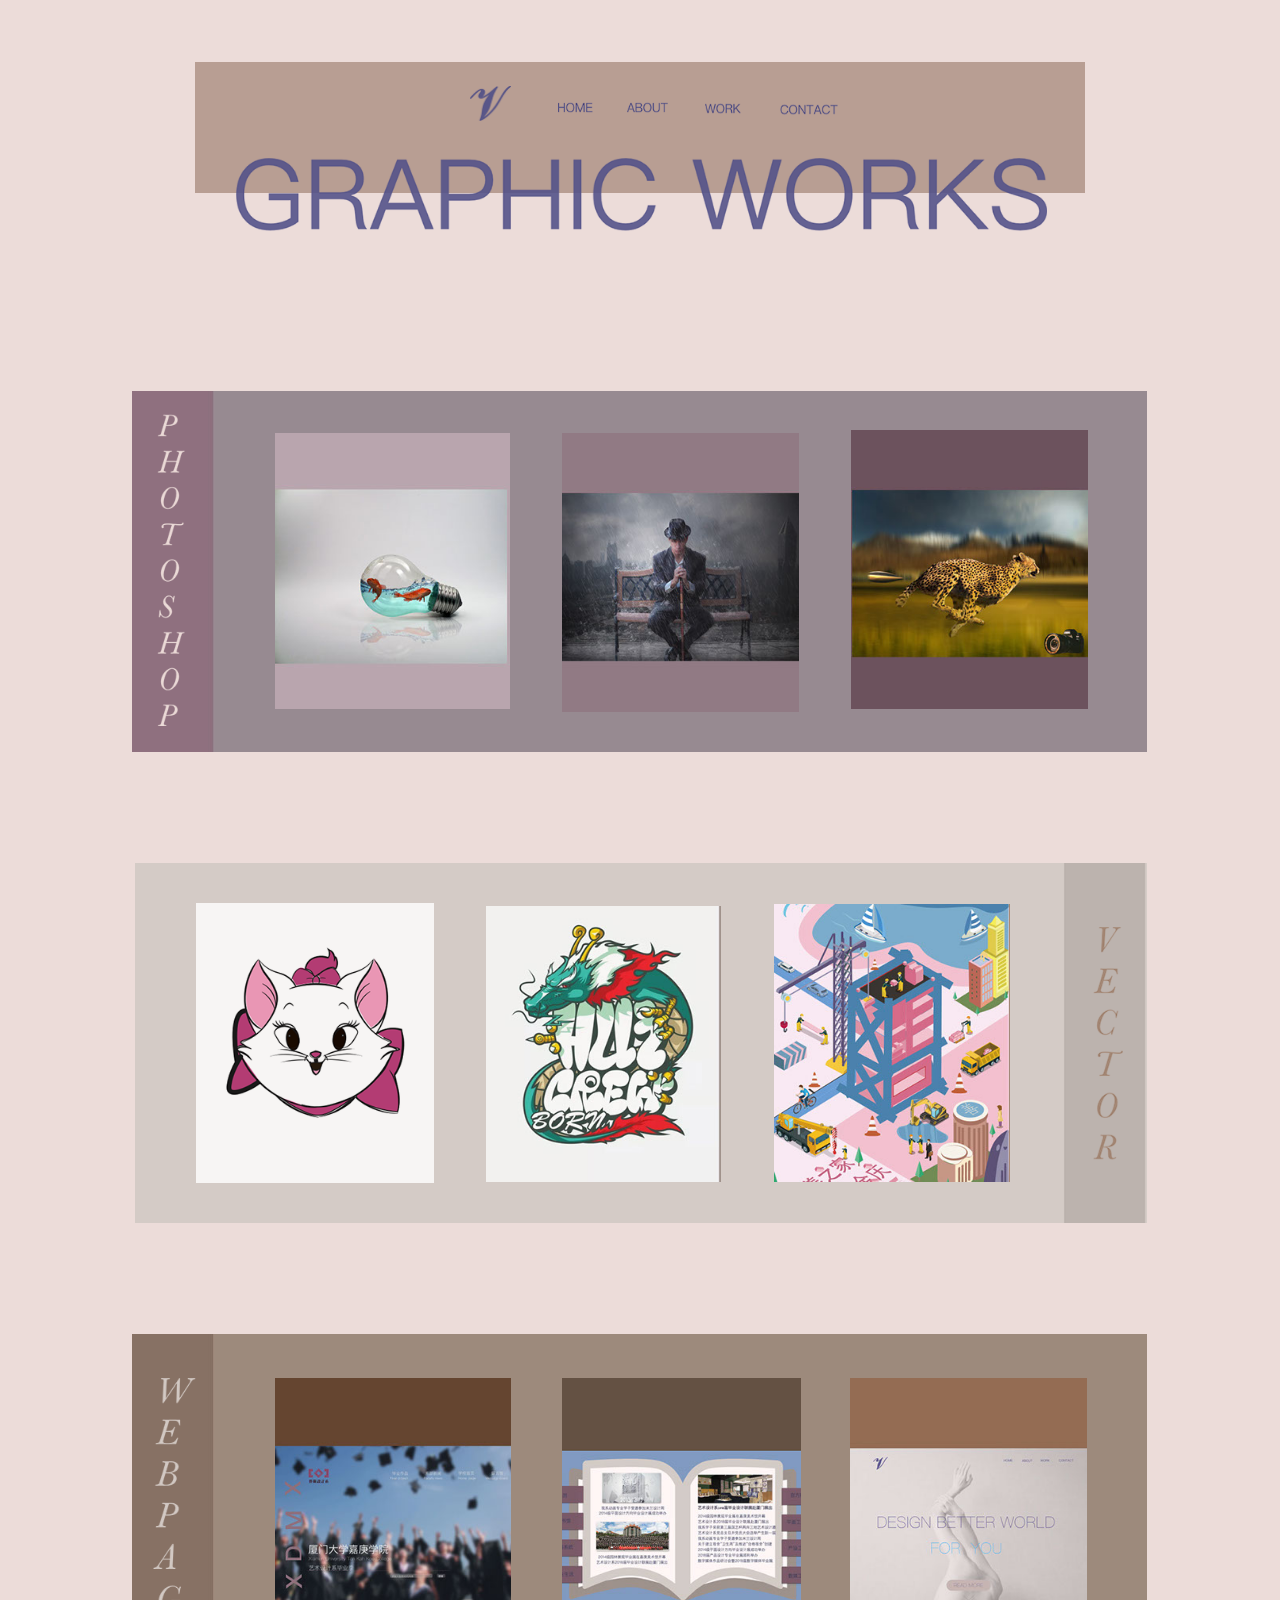
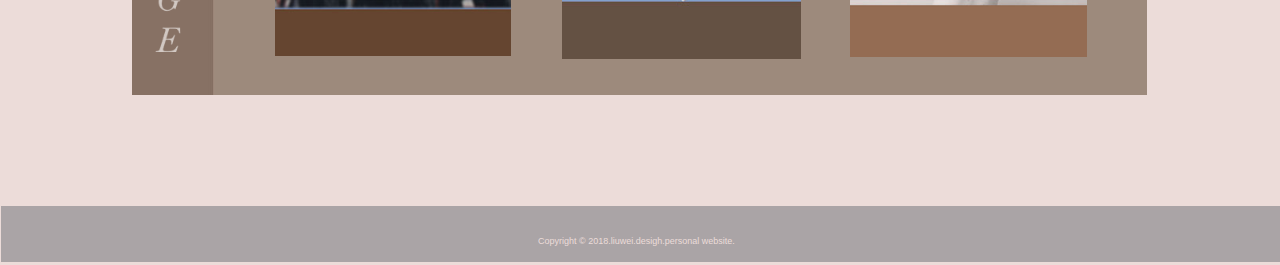
<file: graphic.html>
<!DOCTYPE html>
<html class="nojs html css_verticalspacer" lang="zh-CN">
 <head>

  <meta http-equiv="Content-type" content="text/html;charset=UTF-8"/>
  <meta name="generator" content="2018.1.0.386"/>
  <meta name="viewport" content="width=device-width, initial-scale=1.0"/>
  
  <script type="text/javascript">
   // Update the 'nojs'/'js' class on the html node
document.documentElement.className = document.documentElement.className.replace(/\bnojs\b/g, 'js');

// Check that all required assets are uploaded and up-to-date
if(typeof Muse == "undefined") window.Muse = {}; window.Muse.assets = {"required":["museutils.js", "museconfig.js", "jquery.watch.js", "jquery.museresponsive.js", "require.js", "graphic.css"], "outOfDate":[]};
</script>
  
  <title>第三页面</title>
  <!-- CSS -->
  <link rel="stylesheet" type="text/css" href="css/site_global.css?crc=444006867"/>
  <link rel="stylesheet" type="text/css" href="css/graphic.css?crc=62049538" id="pagesheet"/>
  <!-- IE-only CSS -->
  <!--[if lt IE 9]>
  <link rel="stylesheet" type="text/css" href="css/nomq_graphic.css?crc=3890251275" id="nomq_pagesheet"/>
  <![endif]-->
   </head>
 <body>

  <div class="breakpoint active" id="bp_infinity" data-min-width="1281"><!-- responsive breakpoint node -->
   <div class="clearfix" id="page"><!-- column -->
    <div class="position_content" id="page_position_content">
     <div class="clearfix colelem" id="pu3801"><!-- group -->
      <div class="clip_frame grpelem" id="u3801"><!-- image -->
       <img class="block temp_no_img_src" id="u3801_img" data-orig-src="images/%e7%ac%ac%e4%b8%89%e9%a1%b5%e9%9d%a2%e5%a4%b4.png?crc=3806359164" alt="" width="1010" height="149" src="images/blank.gif?crc=4208392903"/>
      </div>
      <div class="clip_frame grpelem" id="u3803"><!-- image -->
       <img class="block temp_no_img_src" id="u3803_img" data-orig-src="images/%e5%88%86%e7%bb%84.png?crc=4090668464" alt="" width="43" height="37" src="images/blank.gif?crc=4208392903"/>
      </div>
      <div class="clip_frame grpelem" id="u3805"><!-- image -->
       <img class="block temp_no_img_src" id="u3805_img" data-orig-src="images/home%20copy.png?crc=46058406" alt="" width="46" height="13" src="images/blank.gif?crc=4208392903"/>
      </div>
      <div class="clip_frame grpelem" id="u3807"><!-- image -->
       <img class="block temp_no_img_src" id="u3807_img" data-orig-src="images/about%20copy.png?crc=104877797" alt="" width="53" height="13" src="images/blank.gif?crc=4208392903"/>
      </div>
      <div class="clip_frame grpelem" id="u3809"><!-- image -->
       <img class="block temp_no_img_src" id="u3809_img" data-orig-src="images/work%20copy.png?crc=4240480406" alt="" width="47" height="14" src="images/blank.gif?crc=4208392903"/>
      </div>
      <div class="clip_frame grpelem" id="u3811"><!-- image -->
       <img class="block temp_no_img_src" id="u3811_img" data-orig-src="images/contact%20copy.png?crc=4108736204" alt="" width="76" height="14" src="images/blank.gif?crc=4208392903"/>
      </div>
      <div class="clip_frame grpelem" id="u3813"><!-- image -->
       <img class="block temp_no_img_src" id="u3813_img" data-orig-src="images/graphic%20works.png?crc=476975443" alt="" width="1023" height="92" src="images/blank.gif?crc=4208392903"/>
      </div>
     </div>
     <div class="clearfix colelem" id="pu3815"><!-- group -->
      <div class="clip_frame grpelem" id="u3815"><!-- image -->
       <img class="block temp_no_img_src" id="u3815_img" data-orig-src="images/%e7%ac%ac%e4%b8%89%201.jpg?crc=391025996" alt="" width="1280" height="456" src="images/blank.gif?crc=4208392903"/>
      </div>
      <div class="clip_frame grpelem" id="u3821"><!-- image -->
       <img class="block temp_no_img_src" id="u3821_img" data-orig-src="images/p%20h%20o%20t%20o%20s%20h%20o%20p.png?crc=479874908" alt="" width="36" height="394" src="images/blank.gif?crc=4208392903"/>
      </div>
      <div class="clip_frame grpelem" id="u3827"><!-- image -->
       <img class="block temp_no_img_src" id="u3827_img" data-orig-src="images/%e7%81%af%e6%b3%a1.jpg?crc=285641405" alt="" width="296" height="348" src="images/blank.gif?crc=4208392903"/>
      </div>
      <div class="clip_frame grpelem" id="u3829"><!-- image -->
       <img class="block temp_no_img_src" id="u3829_img" data-orig-src="images/%e9%9b%a8%e4%b8%ad.jpg?crc=4027639961" alt="" width="299" height="352" src="images/blank.gif?crc=4208392903"/>
      </div>
      <div class="clip_frame grpelem" id="u3831"><!-- image -->
       <img class="block temp_no_img_src" id="u3831_img" data-orig-src="images/%20%e8%b1%b9%e9%a9%b0%e5%bd%b1%e6%8e%a3%e7%9a%84%e5%89%af%e6%9c%ac.jpg?crc=3981296585" alt="" width="299" height="352" src="images/blank.gif?crc=4208392903"/>
      </div>
     </div>
     <div class="clearfix colelem" id="pu3817"><!-- group -->
      <div class="clip_frame grpelem" id="u3817"><!-- image -->
       <img class="block temp_no_img_src" id="u3817_img" data-orig-src="images/%e7%ac%ac%e4%b8%89%202.jpg?crc=232524341" alt="" width="1276" height="454" src="images/blank.gif?crc=4208392903"/>
      </div>
      <div class="clip_frame grpelem" id="u3823"><!-- image -->
       <img class="block temp_no_img_src" id="u3823_img" data-orig-src="images/v%20e%20c%20t%20o%20r.png?crc=4006038691" alt="" width="38" height="294" src="images/blank.gif?crc=4208392903"/>
      </div>
      <div class="clip_frame grpelem" id="u3833"><!-- image -->
       <img class="block temp_no_img_src" id="u3833_img" data-orig-src="images/%e7%8c%ab.png?crc=3851678203" alt="" width="300" height="353" src="images/blank.gif?crc=4208392903"/>
      </div>
      <div class="clip_frame clearfix grpelem" id="u3835"><!-- image -->
       <img class="position_content temp_no_img_src" id="u3835_img" data-orig-src="images/%e9%be%99.jpg?crc=447960428" alt="" width="296" height="348" src="images/blank.gif?crc=4208392903"/>
      </div>
      <div class="clip_frame clearfix grpelem" id="u3837"><!-- image -->
       <img class="position_content temp_no_img_src" id="u3837_img" data-orig-src="images/%e5%96%84%20.jpg?crc=4269720563" alt="" width="298" height="350" src="images/blank.gif?crc=4208392903"/>
      </div>
     </div>
     <div class="clearfix colelem" id="pu3819"><!-- group -->
      <div class="clip_frame grpelem" id="u3819"><!-- image -->
       <img class="block temp_no_img_src" id="u3819_img" data-orig-src="images/%e7%ac%ac%e4%b8%89%203.jpg?crc=365152605" alt="" width="1281" height="455" src="images/blank.gif?crc=4208392903"/>
      </div>
      <div class="clip_frame grpelem" id="u3825"><!-- image -->
       <img class="block temp_no_img_src" id="u3825_img" data-orig-src="images/w%20e%20b%20p%20a%20g%20e.png?crc=141553592" alt="" width="54" height="346" src="images/blank.gif?crc=4208392903"/>
      </div>
      <div class="clip_frame grpelem" id="u3839"><!-- image -->
       <img class="block temp_no_img_src" id="u3839_img" data-orig-src="images/%e6%af%95%e4%b8%9a.jpg?crc=4199834870" alt="" width="298" height="350" src="images/blank.gif?crc=4208392903"/>
      </div>
      <div class="clip_frame grpelem" id="u3841"><!-- image -->
       <img class="block temp_no_img_src" id="u3841_img" data-orig-src="images/%e6%af%95%e4%b8%9a2.jpg?crc=325238327" alt="" width="301" height="354" src="images/blank.gif?crc=4208392903"/>
      </div>
      <div class="clip_frame grpelem" id="u3843"><!-- image -->
       <img class="block temp_no_img_src" id="u3843_img" data-orig-src="images/%e9%a6%96%e9%a1%b53.jpg?crc=4260356642" alt="" width="299" height="352" src="images/blank.gif?crc=4208392903"/>
      </div>
     </div>
     <div class="clearfix colelem" id="pu3845"><!-- group -->
      <div class="clip_frame grpelem" id="u3845"><!-- image -->
       <img class="block temp_no_img_src" id="u3845_img" data-orig-src="images/%e4%ba%8c%e4%b8%89%e9%a1%b5%e9%9d%a2%e5%ba%95%e9%83%a8.png?crc=348632032" alt="" width="1480" height="65" src="images/blank.gif?crc=4208392903"/>
      </div>
      <div class="clearfix grpelem shared_content" id="u3847-4" data-content-guid="u3847-4_content"><!-- content -->
       <p id="u3847-2">Copyright © 2018.liuwei.desigh.personal website.</p>
      </div>
     </div>
     <div class="verticalspacer" data-offset-top="2268" data-content-above-spacer="2267" data-content-below-spacer="2"></div>
    </div>
   </div>
  </div>
  <div class="breakpoint" id="bp_1280" data-min-width="1025" data-max-width="1280"><!-- responsive breakpoint node -->
   <div class="clearfix temp_no_id" data-orig-id="page"><!-- column -->
    <div class="position_content temp_no_id" data-orig-id="page_position_content">
     <div class="clearfix colelem temp_no_id" data-orig-id="pu3801"><!-- group -->
      <div class="clip_frame grpelem temp_no_id" data-orig-id="u3801"><!-- image -->
       <img class="block temp_no_id temp_no_img_src" data-orig-src="images/%e7%ac%ac%e4%b8%89%e9%a1%b5%e9%9d%a2%e5%a4%b4.png?crc=3806359164" alt="" width="890" height="131" data-orig-id="u3801_img" src="images/blank.gif?crc=4208392903"/>
      </div>
      <div class="clip_frame grpelem temp_no_id" data-orig-id="u3803"><!-- image -->
       <img class="block temp_no_id temp_no_img_src" data-orig-src="images/%e5%88%86%e7%bb%84.png?crc=4090668464" alt="" width="41" height="35" data-orig-id="u3803_img" src="images/blank.gif?crc=4208392903"/>
      </div>
      <div class="clip_frame grpelem temp_no_id" data-orig-id="u3805"><!-- image -->
       <img class="block temp_no_id temp_no_img_src" data-orig-src="images/home%20copy.png?crc=46058406" alt="" width="35" height="11" data-orig-id="u3805_img" src="images/blank.gif?crc=4208392903"/>
      </div>
      <div class="clip_frame grpelem temp_no_id" data-orig-id="u3807"><!-- image -->
       <img class="block temp_no_id temp_no_img_src" data-orig-src="images/about%20copy.png?crc=104877797" alt="" width="41" height="11" data-orig-id="u3807_img" src="images/blank.gif?crc=4208392903"/>
      </div>
      <div class="clip_frame grpelem temp_no_id" data-orig-id="u3809"><!-- image -->
       <img class="block temp_no_id temp_no_img_src" data-orig-src="images/work%20copy.png?crc=4240480406" alt="" width="36" height="11" data-orig-id="u3809_img" src="images/blank.gif?crc=4208392903"/>
      </div>
      <div class="clip_frame grpelem temp_no_id" data-orig-id="u3811"><!-- image -->
       <img class="block temp_no_id temp_no_img_src" data-orig-src="images/contact%20copy.png?crc=4108736204" alt="" width="58" height="11" data-orig-id="u3811_img" src="images/blank.gif?crc=4208392903"/>
      </div>
      <div class="clip_frame grpelem temp_no_id" data-orig-id="u3813"><!-- image -->
       <img class="block temp_no_id temp_no_img_src" data-orig-src="images/graphic%20works.png?crc=476975443" alt="" width="811" height="73" data-orig-id="u3813_img" src="images/blank.gif?crc=4208392903"/>
      </div>
     </div>
     <div class="clearfix colelem temp_no_id" data-orig-id="pu3815"><!-- group -->
      <div class="clip_frame grpelem temp_no_id" data-orig-id="u3815"><!-- image -->
       <img class="block temp_no_id temp_no_img_src" data-orig-src="images/%e7%ac%ac%e4%b8%89%201.jpg?crc=391025996" alt="" width="1015" height="361" data-orig-id="u3815_img" src="images/blank.gif?crc=4208392903"/>
      </div>
      <div class="clip_frame grpelem temp_no_id" data-orig-id="u3821"><!-- image -->
       <img class="block temp_no_id temp_no_img_src" data-orig-src="images/p%20h%20o%20t%20o%20s%20h%20o%20p.png?crc=479874908" alt="" width="28" height="312" data-orig-id="u3821_img" src="images/blank.gif?crc=4208392903"/>
      </div>
      <div class="clip_frame grpelem temp_no_id" data-orig-id="u3827"><!-- image -->
       <img class="block temp_no_id temp_no_img_src" data-orig-src="images/%e7%81%af%e6%b3%a1.jpg?crc=285641405" alt="" width="235" height="276" data-orig-id="u3827_img" src="images/blank.gif?crc=4208392903"/>
      </div>
      <div class="clip_frame grpelem temp_no_id" data-orig-id="u3829"><!-- image -->
       <img class="block temp_no_id temp_no_img_src" data-orig-src="images/%e9%9b%a8%e4%b8%ad.jpg?crc=4027639961" alt="" width="237" height="279" data-orig-id="u3829_img" src="images/blank.gif?crc=4208392903"/>
      </div>
      <div class="clip_frame grpelem temp_no_id" data-orig-id="u3831"><!-- image -->
       <img class="block temp_no_id temp_no_img_src" data-orig-src="images/%20%e8%b1%b9%e9%a9%b0%e5%bd%b1%e6%8e%a3%e7%9a%84%e5%89%af%e6%9c%ac.jpg?crc=3981296585" alt="" width="237" height="279" data-orig-id="u3831_img" src="images/blank.gif?crc=4208392903"/>
      </div>
     </div>
     <div class="clearfix colelem temp_no_id" data-orig-id="pu3817"><!-- group -->
      <div class="clip_frame grpelem temp_no_id" data-orig-id="u3817"><!-- image -->
       <img class="block temp_no_id temp_no_img_src" data-orig-src="images/%e7%ac%ac%e4%b8%89%202.jpg?crc=232524341" alt="" width="1012" height="360" data-orig-id="u3817_img" src="images/blank.gif?crc=4208392903"/>
      </div>
      <div class="clip_frame grpelem temp_no_id" data-orig-id="u3823"><!-- image -->
       <img class="block temp_no_id temp_no_img_src" data-orig-src="images/v%20e%20c%20t%20o%20r.png?crc=4006038691" alt="" width="30" height="233" data-orig-id="u3823_img" src="images/blank.gif?crc=4208392903"/>
      </div>
      <div class="clip_frame grpelem temp_no_id" data-orig-id="u3833"><!-- image -->
       <img class="block temp_no_id temp_no_img_src" data-orig-src="images/%e7%8c%ab.png?crc=3851678203" alt="" width="238" height="280" data-orig-id="u3833_img" src="images/blank.gif?crc=4208392903"/>
      </div>
      <div class="clip_frame grpelem temp_no_id" data-orig-id="u3835"><!-- image -->
       <img class="block temp_no_id temp_no_img_src" data-orig-src="images/%e9%be%99.jpg?crc=447960428" alt="" width="235" height="276" data-orig-id="u3835_img" src="images/blank.gif?crc=4208392903"/>
      </div>
      <div class="clip_frame grpelem temp_no_id" data-orig-id="u3837"><!-- image -->
       <img class="block temp_no_id temp_no_img_src" data-orig-src="images/%e5%96%84%20.jpg?crc=4269720563" alt="" width="236" height="278" data-orig-id="u3837_img" src="images/blank.gif?crc=4208392903"/>
      </div>
     </div>
     <div class="clearfix colelem temp_no_id" data-orig-id="pu3819"><!-- group -->
      <div class="clip_frame grpelem temp_no_id" data-orig-id="u3819"><!-- image -->
       <img class="block temp_no_id temp_no_img_src" data-orig-src="images/%e7%ac%ac%e4%b8%89%203.jpg?crc=365152605" alt="" width="1015" height="361" data-orig-id="u3819_img" src="images/blank.gif?crc=4208392903"/>
      </div>
      <div class="clip_frame grpelem temp_no_id" data-orig-id="u3825"><!-- image -->
       <img class="block temp_no_id temp_no_img_src" data-orig-src="images/w%20e%20b%20p%20a%20g%20e.png?crc=141553592" alt="" width="43" height="274" data-orig-id="u3825_img" src="images/blank.gif?crc=4208392903"/>
      </div>
      <div class="clip_frame grpelem temp_no_id" data-orig-id="u3839"><!-- image -->
       <img class="block temp_no_id temp_no_img_src" data-orig-src="images/%e6%af%95%e4%b8%9a.jpg?crc=4199834870" alt="" width="236" height="278" data-orig-id="u3839_img" src="images/blank.gif?crc=4208392903"/>
      </div>
      <div class="clip_frame grpelem temp_no_id" data-orig-id="u3841"><!-- image -->
       <img class="block temp_no_id temp_no_img_src" data-orig-src="images/%e6%af%95%e4%b8%9a2.jpg?crc=325238327" alt="" width="239" height="281" data-orig-id="u3841_img" src="images/blank.gif?crc=4208392903"/>
      </div>
      <div class="clip_frame grpelem temp_no_id" data-orig-id="u3843"><!-- image -->
       <img class="block temp_no_id temp_no_img_src" data-orig-src="images/%e9%a6%96%e9%a1%b53.jpg?crc=4260356642" alt="" width="237" height="279" data-orig-id="u3843_img" src="images/blank.gif?crc=4208392903"/>
      </div>
     </div>
     <div class="clearfix colelem temp_no_id" data-orig-id="pu3845"><!-- group -->
      <div class="clip_frame grpelem temp_no_id" data-orig-id="u3845"><!-- image -->
       <img class="block temp_no_id temp_no_img_src" data-orig-src="images/%e4%ba%8c%e4%b8%89%e9%a1%b5%e9%9d%a2%e5%ba%95%e9%83%a8.png?crc=348632032" alt="" width="1280" height="56" data-orig-id="u3845_img" src="images/blank.gif?crc=4208392903"/>
      </div>
      <span class="clearfix grpelem placeholder" data-placeholder-for="u3847-4_content"><!-- placeholder node --></span>
     </div>
     <div class="verticalspacer" data-offset-top="1862" data-content-above-spacer="1861" data-content-below-spacer="2"></div>
    </div>
   </div>
  </div>
  <div class="breakpoint" id="bp_1024" data-min-width="769" data-max-width="1024"><!-- responsive breakpoint node -->
   <div class="clearfix temp_no_id" data-orig-id="page"><!-- column -->
    <div class="position_content temp_no_id" data-orig-id="page_position_content">
     <div class="clearfix colelem temp_no_id" data-orig-id="pu3801"><!-- group -->
      <div class="clip_frame grpelem temp_no_id" data-orig-id="u3801"><!-- image -->
       <img class="block temp_no_id temp_no_img_src" data-orig-src="images/%e7%ac%ac%e4%b8%89%e9%a1%b5%e9%9d%a2%e5%a4%b4.png?crc=3806359164" alt="" width="674" height="99" data-orig-id="u3801_img" src="images/blank.gif?crc=4208392903"/>
      </div>
      <div class="clip_frame grpelem temp_no_id" data-orig-id="u3803"><!-- image -->
       <img class="block temp_no_id temp_no_img_src" data-orig-src="images/%e5%88%86%e7%bb%84.png?crc=4090668464" alt="" width="37" height="32" data-orig-id="u3803_img" src="images/blank.gif?crc=4208392903"/>
      </div>
      <div class="clip_frame grpelem temp_no_id" data-orig-id="u3805"><!-- image -->
       <img class="block temp_no_id temp_no_img_src" data-orig-src="images/home%20copy.png?crc=46058406" alt="" width="33" height="10" data-orig-id="u3805_img" src="images/blank.gif?crc=4208392903"/>
      </div>
      <div class="clip_frame grpelem temp_no_id" data-orig-id="u3807"><!-- image -->
       <img class="block temp_no_id temp_no_img_src" data-orig-src="images/about%20copy.png?crc=104877797" alt="" width="38" height="9" data-orig-id="u3807_img" src="images/blank.gif?crc=4208392903"/>
      </div>
      <div class="clip_frame grpelem temp_no_id" data-orig-id="u3809"><!-- image -->
       <img class="block temp_no_id temp_no_img_src" data-orig-src="images/work%20copy.png?crc=4240480406" alt="" width="33" height="9" data-orig-id="u3809_img" src="images/blank.gif?crc=4208392903"/>
      </div>
      <div class="clip_frame grpelem temp_no_id" data-orig-id="u3811"><!-- image -->
       <img class="block temp_no_id temp_no_img_src" data-orig-src="images/contact%20copy.png?crc=4108736204" alt="" width="54" height="9" data-orig-id="u3811_img" src="images/blank.gif?crc=4208392903"/>
      </div>
      <div class="clip_frame grpelem temp_no_id" data-orig-id="u3813"><!-- image -->
       <img class="block temp_no_id temp_no_img_src" data-orig-src="images/graphic%20works.png?crc=476975443" alt="" width="615" height="55" data-orig-id="u3813_img" src="images/blank.gif?crc=4208392903"/>
      </div>
     </div>
     <div class="clearfix colelem temp_no_id" data-orig-id="pu3815"><!-- group -->
      <div class="clip_frame grpelem temp_no_id" data-orig-id="u3815"><!-- image -->
       <img class="block temp_no_id temp_no_img_src" data-orig-src="images/%e7%ac%ac%e4%b8%89%201770x274.jpg?crc=3830411625" alt="" width="769" height="274" data-orig-id="u3815_img" src="images/blank.gif?crc=4208392903"/>
      </div>
      <div class="clip_frame grpelem temp_no_id" data-orig-id="u3821"><!-- image -->
       <img class="block temp_no_id temp_no_img_src" data-orig-src="images/p%20h%20o%20t%20o%20s%20h%20o%20p.png?crc=479874908" alt="" width="21" height="237" data-orig-id="u3821_img" src="images/blank.gif?crc=4208392903"/>
      </div>
      <div class="clip_frame grpelem temp_no_id" data-orig-id="u3827"><!-- image -->
       <img class="block temp_no_id temp_no_img_src" data-orig-src="images/%e7%81%af%e6%b3%a1178x210.jpg?crc=3761366363" alt="" width="178" height="209" data-orig-id="u3827_img" src="images/blank.gif?crc=4208392903"/>
      </div>
      <div class="clip_frame grpelem temp_no_id" data-orig-id="u3829"><!-- image -->
       <img class="block temp_no_id temp_no_img_src" data-orig-src="images/%e9%9b%a8%e4%b8%ad180x212.jpg?crc=3854873948" alt="" width="180" height="212" data-orig-id="u3829_img" src="images/blank.gif?crc=4208392903"/>
      </div>
      <div class="clip_frame grpelem temp_no_id" data-orig-id="u3831"><!-- image -->
       <img class="block temp_no_id temp_no_img_src" data-orig-src="images/%20%e8%b1%b9%e9%a9%b0%e5%bd%b1%e6%8e%a3%e7%9a%84%e5%89%af%e6%9c%ac180x212.jpg?crc=4256764577" alt="" width="180" height="212" data-orig-id="u3831_img" src="images/blank.gif?crc=4208392903"/>
      </div>
     </div>
     <div class="clearfix colelem temp_no_id" data-orig-id="pu3817"><!-- group -->
      <div class="clip_frame grpelem temp_no_id" data-orig-id="u3817"><!-- image -->
       <img class="block temp_no_id temp_no_img_src" data-orig-src="images/%e7%ac%ac%e4%b8%89%202767x274.jpg?crc=3761850161" alt="" width="767" height="273" data-orig-id="u3817_img" src="images/blank.gif?crc=4208392903"/>
      </div>
      <div class="clip_frame grpelem temp_no_id" data-orig-id="u3823"><!-- image -->
       <img class="block temp_no_id temp_no_img_src" data-orig-src="images/v%20e%20c%20t%20o%20r.png?crc=4006038691" alt="" width="23" height="177" data-orig-id="u3823_img" src="images/blank.gif?crc=4208392903"/>
      </div>
      <div class="clip_frame grpelem temp_no_id" data-orig-id="u3833"><!-- image -->
       <img class="block temp_no_id temp_no_img_src" data-orig-src="images/%e7%8c%ab181x213.png?crc=4080975437" alt="" width="180" height="212" data-orig-id="u3833_img" src="images/blank.gif?crc=4208392903"/>
      </div>
      <div class="clip_frame clearfix grpelem temp_no_id" data-orig-id="u3835"><!-- image -->
       <img class="position_content temp_no_id temp_no_img_src" data-orig-src="images/%e9%be%99178x210.jpg?crc=96735154" alt="" width="178" height="209" data-orig-id="u3835_img" src="images/blank.gif?crc=4208392903"/>
      </div>
      <div class="clip_frame grpelem temp_no_id" data-orig-id="u3837"><!-- image -->
       <img class="block temp_no_id temp_no_img_src" data-orig-src="images/%e5%96%84%20180x211.jpg?crc=4252211988" alt="" width="179" height="211" data-orig-id="u3837_img" src="images/blank.gif?crc=4208392903"/>
      </div>
     </div>
     <div class="clearfix colelem temp_no_id" data-orig-id="pu3819"><!-- group -->
      <div class="clip_frame grpelem temp_no_id" data-orig-id="u3819"><!-- image -->
       <img class="block temp_no_id temp_no_img_src" data-orig-src="images/%e7%ac%ac%e4%b8%89%203770x274.jpg?crc=3857321286" alt="" width="770" height="273" data-orig-id="u3819_img" src="images/blank.gif?crc=4208392903"/>
      </div>
      <div class="clip_frame grpelem temp_no_id" data-orig-id="u3825"><!-- image -->
       <img class="block temp_no_id temp_no_img_src" data-orig-src="images/w%20e%20b%20p%20a%20g%20e.png?crc=141553592" alt="" width="32" height="208" data-orig-id="u3825_img" src="images/blank.gif?crc=4208392903"/>
      </div>
      <div class="clip_frame grpelem temp_no_id" data-orig-id="u3839"><!-- image -->
       <img class="block temp_no_id temp_no_img_src" data-orig-src="images/%e6%af%95%e4%b8%9a180x211.jpg?crc=4166338421" alt="" width="179" height="211" data-orig-id="u3839_img" src="images/blank.gif?crc=4208392903"/>
      </div>
      <div class="clip_frame grpelem temp_no_id" data-orig-id="u3841"><!-- image -->
       <img class="block temp_no_id temp_no_img_src" data-orig-src="images/%e6%af%95%e4%b8%9a2181x213.jpg?crc=332265670" alt="" width="181" height="213" data-orig-id="u3841_img" src="images/blank.gif?crc=4208392903"/>
      </div>
      <div class="clip_frame grpelem temp_no_id" data-orig-id="u3843"><!-- image -->
       <img class="block temp_no_id temp_no_img_src" data-orig-src="images/%e9%a6%96%e9%a1%b53180x212.jpg?crc=393286525" alt="" width="180" height="212" data-orig-id="u3843_img" src="images/blank.gif?crc=4208392903"/>
      </div>
     </div>
     <div class="clearfix colelem temp_no_id" data-orig-id="pu3845"><!-- group -->
      <div class="clip_frame grpelem temp_no_id" data-orig-id="u3845"><!-- image -->
       <img class="block temp_no_id temp_no_img_src" data-orig-src="images/%e4%ba%8c%e4%b8%89%e9%a1%b5%e9%9d%a2%e5%ba%95%e9%83%a8.png?crc=348632032" alt="" width="1024" height="45" data-orig-id="u3845_img" src="images/blank.gif?crc=4208392903"/>
      </div>
      <span class="clearfix grpelem placeholder" data-placeholder-for="u3847-4_content"><!-- placeholder node --></span>
     </div>
     <div class="verticalspacer" data-offset-top="1430" data-content-above-spacer="1429" data-content-below-spacer="2"></div>
    </div>
   </div>
  </div>
  <div class="breakpoint" id="bp_768" data-min-width="641" data-max-width="768"><!-- responsive breakpoint node -->
   <div class="clearfix temp_no_id" data-orig-id="page"><!-- column -->
    <div class="position_content temp_no_id" data-orig-id="page_position_content">
     <div class="clearfix colelem temp_no_id" data-orig-id="pu3801"><!-- group -->
      <div class="clip_frame grpelem temp_no_id" data-orig-id="u3801"><!-- image -->
       <img class="block temp_no_id temp_no_img_src" data-orig-src="images/%e7%ac%ac%e4%b8%89%e9%a1%b5%e9%9d%a2%e5%a4%b4.png?crc=3806359164" alt="" width="562" height="83" data-orig-id="u3801_img" src="images/blank.gif?crc=4208392903"/>
      </div>
      <div class="clip_frame grpelem temp_no_id" data-orig-id="u3803"><!-- image -->
       <img class="block temp_no_id temp_no_img_src" data-orig-src="images/%e5%88%86%e7%bb%84.png?crc=4090668464" alt="" width="27" height="23" data-orig-id="u3803_img" src="images/blank.gif?crc=4208392903"/>
      </div>
      <div class="clip_frame grpelem temp_no_id" data-orig-id="u3805"><!-- image -->
       <img class="block temp_no_id temp_no_img_src" data-orig-src="images/home%20copy.png?crc=46058406" alt="" width="24" height="7" data-orig-id="u3805_img" src="images/blank.gif?crc=4208392903"/>
      </div>
      <div class="clip_frame grpelem temp_no_id" data-orig-id="u3807"><!-- image -->
       <img class="block temp_no_id temp_no_img_src" data-orig-src="images/about%20copy.png?crc=104877797" alt="" width="28" height="7" data-orig-id="u3807_img" src="images/blank.gif?crc=4208392903"/>
      </div>
      <div class="clip_frame grpelem temp_no_id" data-orig-id="u3809"><!-- image -->
       <img class="block temp_no_id temp_no_img_src" data-orig-src="images/work%20copy.png?crc=4240480406" alt="" width="25" height="7" data-orig-id="u3809_img" src="images/blank.gif?crc=4208392903"/>
      </div>
      <div class="clip_frame grpelem temp_no_id" data-orig-id="u3811"><!-- image -->
       <img class="block temp_no_id temp_no_img_src" data-orig-src="images/contact%20copy.png?crc=4108736204" alt="" width="40" height="7" data-orig-id="u3811_img" src="images/blank.gif?crc=4208392903"/>
      </div>
      <div class="clip_frame grpelem temp_no_id" data-orig-id="u3813"><!-- image -->
       <img class="block temp_no_id temp_no_img_src" data-orig-src="images/graphic%20works.png?crc=476975443" alt="" width="512" height="46" data-orig-id="u3813_img" src="images/blank.gif?crc=4208392903"/>
      </div>
     </div>
     <div class="clearfix colelem temp_no_id" data-orig-id="pu3815"><!-- group -->
      <div class="clip_frame grpelem temp_no_id" data-orig-id="u3815"><!-- image -->
       <img class="block temp_no_id temp_no_img_src" data-orig-src="images/%e7%ac%ac%e4%b8%89%201642x229.jpg?crc=3876475337" alt="" width="641" height="228" data-orig-id="u3815_img" src="images/blank.gif?crc=4208392903"/>
      </div>
      <div class="clip_frame grpelem temp_no_id" data-orig-id="u3821"><!-- image -->
       <img class="block temp_no_id temp_no_img_src" data-orig-src="images/p%20h%20o%20t%20o%20s%20h%20o%20p.png?crc=479874908" alt="" width="18" height="197" data-orig-id="u3821_img" src="images/blank.gif?crc=4208392903"/>
      </div>
      <div class="clip_frame grpelem temp_no_id" data-orig-id="u3827"><!-- image -->
       <img class="block temp_no_id temp_no_img_src" data-orig-src="images/%e7%81%af%e6%b3%a1149x175.jpg?crc=252830336" alt="" width="148" height="174" data-orig-id="u3827_img" src="images/blank.gif?crc=4208392903"/>
      </div>
      <div class="clip_frame grpelem temp_no_id" data-orig-id="u3829"><!-- image -->
       <img class="block temp_no_id temp_no_img_src" data-orig-src="images/%e9%9b%a8%e4%b8%ad150x177.jpg?crc=237125737" alt="" width="150" height="176" data-orig-id="u3829_img" src="images/blank.gif?crc=4208392903"/>
      </div>
      <div class="clip_frame grpelem temp_no_id" data-orig-id="u3831"><!-- image -->
       <img class="block temp_no_id temp_no_img_src" data-orig-src="images/%20%e8%b1%b9%e9%a9%b0%e5%bd%b1%e6%8e%a3%e7%9a%84%e5%89%af%e6%9c%ac150x177.jpg?crc=4229004952" alt="" width="150" height="176" data-orig-id="u3831_img" src="images/blank.gif?crc=4208392903"/>
      </div>
     </div>
     <div class="clearfix colelem temp_no_id" data-orig-id="pu3817"><!-- group -->
      <div class="clip_frame grpelem temp_no_id" data-orig-id="u3817"><!-- image -->
       <img class="block temp_no_id temp_no_img_src" data-orig-src="images/%e7%ac%ac%e4%b8%89%202640x228.jpg?crc=21289532" alt="" width="639" height="227" data-orig-id="u3817_img" src="images/blank.gif?crc=4208392903"/>
      </div>
      <div class="clip_frame grpelem temp_no_id" data-orig-id="u3823"><!-- image -->
       <img class="block temp_no_id temp_no_img_src" data-orig-src="images/v%20e%20c%20t%20o%20r.png?crc=4006038691" alt="" width="19" height="147" data-orig-id="u3823_img" src="images/blank.gif?crc=4208392903"/>
      </div>
      <div class="clip_frame grpelem temp_no_id" data-orig-id="u3833"><!-- image -->
       <img class="block temp_no_id temp_no_img_src" data-orig-src="images/%e7%8c%ab151x177.png?crc=3861913549" alt="" width="150" height="177" data-orig-id="u3833_img" src="images/blank.gif?crc=4208392903"/>
      </div>
      <div class="clip_frame grpelem temp_no_id" data-orig-id="u3835"><!-- image -->
       <img class="block temp_no_id temp_no_img_src" data-orig-src="images/%e9%be%99149x175.jpg?crc=4093259166" alt="" width="148" height="174" data-orig-id="u3835_img" src="images/blank.gif?crc=4208392903"/>
      </div>
      <div class="clip_frame grpelem temp_no_id" data-orig-id="u3837"><!-- image -->
       <img class="block temp_no_id temp_no_img_src" data-orig-src="images/%e5%96%84%20150x176.jpg?crc=4214190653" alt="" width="149" height="176" data-orig-id="u3837_img" src="images/blank.gif?crc=4208392903"/>
      </div>
     </div>
     <div class="clearfix colelem temp_no_id" data-orig-id="pu3819"><!-- group -->
      <div class="clip_frame grpelem temp_no_id" data-orig-id="u3819"><!-- image -->
       <img class="block temp_no_id temp_no_img_src" data-orig-src="images/%e7%ac%ac%e4%b8%89%203642x228.jpg?crc=180642366" alt="" width="641" height="228" data-orig-id="u3819_img" src="images/blank.gif?crc=4208392903"/>
      </div>
      <div class="clip_frame grpelem temp_no_id" data-orig-id="u3825"><!-- image -->
       <img class="block temp_no_id temp_no_img_src" data-orig-src="images/w%20e%20b%20p%20a%20g%20e.png?crc=141553592" alt="" width="27" height="173" data-orig-id="u3825_img" src="images/blank.gif?crc=4208392903"/>
      </div>
      <div class="clip_frame grpelem temp_no_id" data-orig-id="u3839"><!-- image -->
       <img class="block temp_no_id temp_no_img_src" data-orig-src="images/%e6%af%95%e4%b8%9a150x176.jpg?crc=4096954378" alt="" width="149" height="176" data-orig-id="u3839_img" src="images/blank.gif?crc=4208392903"/>
      </div>
      <div class="clip_frame grpelem temp_no_id" data-orig-id="u3841"><!-- image -->
       <img class="block temp_no_id temp_no_img_src" data-orig-src="images/%e6%af%95%e4%b8%9a2151x178.jpg?crc=4084027360" alt="" width="151" height="177" data-orig-id="u3841_img" src="images/blank.gif?crc=4208392903"/>
      </div>
      <div class="clip_frame grpelem temp_no_id" data-orig-id="u3843"><!-- image -->
       <img class="block temp_no_id temp_no_img_src" data-orig-src="images/%e9%a6%96%e9%a1%b53150x177.jpg?crc=3920717056" alt="" width="150" height="176" data-orig-id="u3843_img" src="images/blank.gif?crc=4208392903"/>
      </div>
     </div>
     <div class="clearfix colelem temp_no_id" data-orig-id="pu3845"><!-- group -->
      <div class="clip_frame grpelem temp_no_id" data-orig-id="u3845"><!-- image -->
       <img class="block temp_no_id temp_no_img_src" data-orig-src="images/%e4%ba%8c%e4%b8%89%e9%a1%b5%e9%9d%a2%e5%ba%95%e9%83%a8.png?crc=348632032" alt="" width="768" height="33" data-orig-id="u3845_img" src="images/blank.gif?crc=4208392903"/>
      </div>
      <span class="clearfix grpelem placeholder" data-placeholder-for="u3847-4_content"><!-- placeholder node --></span>
     </div>
     <div class="verticalspacer" data-offset-top="1197" data-content-above-spacer="1196" data-content-below-spacer="2"></div>
    </div>
   </div>
  </div>
  <div class="breakpoint" id="bp_640" data-max-width="640"><!-- responsive breakpoint node -->
   <div class="clearfix temp_no_id" data-orig-id="page"><!-- column -->
    <div class="position_content temp_no_id" data-orig-id="page_position_content">
     <div class="clearfix colelem temp_no_id" data-orig-id="pu3801"><!-- group -->
      <div class="clip_frame grpelem temp_no_id" data-orig-id="u3801"><!-- image -->
       <img class="block temp_no_id temp_no_img_src" data-orig-src="images/%e7%ac%ac%e4%b8%89%e9%a1%b5%e9%9d%a2%e5%a4%b4.png?crc=3806359164" alt="" width="421" height="62" data-orig-id="u3801_img" src="images/blank.gif?crc=4208392903"/>
      </div>
      <div class="clip_frame grpelem temp_no_id" data-orig-id="u3803"><!-- image -->
       <img class="block temp_no_id temp_no_img_src" data-orig-src="images/%e5%88%86%e7%bb%84.png?crc=4090668464" alt="" width="21" height="18" data-orig-id="u3803_img" src="images/blank.gif?crc=4208392903"/>
      </div>
      <div class="clip_frame grpelem temp_no_id" data-orig-id="u3805"><!-- image -->
       <img class="block temp_no_id temp_no_img_src" data-orig-src="images/home%20copy.png?crc=46058406" alt="" width="18" height="5" data-orig-id="u3805_img" src="images/blank.gif?crc=4208392903"/>
      </div>
      <div class="clip_frame grpelem temp_no_id" data-orig-id="u3807"><!-- image -->
       <img class="block temp_no_id temp_no_img_src" data-orig-src="images/about%20copy.png?crc=104877797" alt="" width="21" height="5" data-orig-id="u3807_img" src="images/blank.gif?crc=4208392903"/>
      </div>
      <div class="clip_frame grpelem temp_no_id" data-orig-id="u3809"><!-- image -->
       <img class="block temp_no_id temp_no_img_src" data-orig-src="images/work%20copy.png?crc=4240480406" alt="" width="18" height="5" data-orig-id="u3809_img" src="images/blank.gif?crc=4208392903"/>
      </div>
      <div class="clip_frame grpelem temp_no_id" data-orig-id="u3811"><!-- image -->
       <img class="block temp_no_id temp_no_img_src" data-orig-src="images/contact%20copy.png?crc=4108736204" alt="" width="29" height="5" data-orig-id="u3811_img" src="images/blank.gif?crc=4208392903"/>
      </div>
      <div class="clip_frame grpelem temp_no_id" data-orig-id="u3813"><!-- image -->
       <img class="block temp_no_id temp_no_img_src" data-orig-src="images/graphic%20works.png?crc=476975443" alt="" width="384" height="34" data-orig-id="u3813_img" src="images/blank.gif?crc=4208392903"/>
      </div>
     </div>
     <div class="clearfix colelem temp_no_id" data-orig-id="pu3815"><!-- group -->
      <div class="clip_frame grpelem temp_no_id" data-orig-id="u3815"><!-- image -->
       <img class="block temp_no_id temp_no_img_src" data-orig-src="images/%e7%ac%ac%e4%b8%89%201480x171.jpg?crc=260896735" alt="" width="480" height="171" data-orig-id="u3815_img" src="images/blank.gif?crc=4208392903"/>
      </div>
      <div class="clip_frame grpelem temp_no_id" data-orig-id="u3821"><!-- image -->
       <img class="block temp_no_id temp_no_img_src" data-orig-src="images/p%20h%20o%20t%20o%20s%20h%20o%20p.png?crc=479874908" alt="" width="13" height="148" data-orig-id="u3821_img" src="images/blank.gif?crc=4208392903"/>
      </div>
      <div class="clip_frame grpelem temp_no_id" data-orig-id="u3827"><!-- image -->
       <img class="block temp_no_id temp_no_img_src" data-orig-src="images/%e7%81%af%e6%b3%a1111x131.jpg?crc=4127330511" alt="" width="111" height="131" data-orig-id="u3827_img" src="images/blank.gif?crc=4208392903"/>
      </div>
      <div class="clip_frame grpelem temp_no_id" data-orig-id="u3829"><!-- image -->
       <img class="block temp_no_id temp_no_img_src" data-orig-src="images/%e9%9b%a8%e4%b8%ad113x132.jpg?crc=3777965368" alt="" width="112" height="132" data-orig-id="u3829_img" src="images/blank.gif?crc=4208392903"/>
      </div>
      <div class="clip_frame grpelem temp_no_id" data-orig-id="u3831"><!-- image -->
       <img class="block temp_no_id temp_no_img_src" data-orig-src="images/%20%e8%b1%b9%e9%a9%b0%e5%bd%b1%e6%8e%a3%e7%9a%84%e5%89%af%e6%9c%ac113x132.jpg?crc=4145880909" alt="" width="112" height="132" data-orig-id="u3831_img" src="images/blank.gif?crc=4208392903"/>
      </div>
     </div>
     <div class="clearfix colelem temp_no_id" data-orig-id="pu3817"><!-- group -->
      <div class="clip_frame grpelem temp_no_id" data-orig-id="u3817"><!-- image -->
       <img class="block temp_no_id temp_no_img_src" data-orig-src="images/%e7%ac%ac%e4%b8%89%202479x171.jpg?crc=33258276" alt="" width="478" height="170" data-orig-id="u3817_img" src="images/blank.gif?crc=4208392903"/>
      </div>
      <div class="clip_frame grpelem temp_no_id" data-orig-id="u3823"><!-- image -->
       <img class="block temp_no_id temp_no_img_src" data-orig-src="images/v%20e%20c%20t%20o%20r.png?crc=4006038691" alt="" width="14" height="110" data-orig-id="u3823_img" src="images/blank.gif?crc=4208392903"/>
      </div>
      <div class="clip_frame grpelem temp_no_id" data-orig-id="u3833"><!-- image -->
       <img class="block temp_no_id temp_no_img_src" data-orig-src="images/%e7%8c%ab113x133.png?crc=3938297546" alt="" width="112" height="132" data-orig-id="u3833_img" src="images/blank.gif?crc=4208392903"/>
      </div>
      <div class="clip_frame grpelem temp_no_id" data-orig-id="u3835"><!-- image -->
       <img class="block temp_no_id temp_no_img_src" data-orig-src="images/%e9%be%99111x131.jpg?crc=187660662" alt="" width="111" height="131" data-orig-id="u3835_img" src="images/blank.gif?crc=4208392903"/>
      </div>
      <div class="clip_frame grpelem temp_no_id" data-orig-id="u3837"><!-- image -->
       <img class="block temp_no_id temp_no_img_src" data-orig-src="images/%e5%96%84%20112x132.jpg?crc=4268677119" alt="" width="112" height="131" data-orig-id="u3837_img" src="images/blank.gif?crc=4208392903"/>
      </div>
     </div>
     <div class="clearfix colelem temp_no_id" data-orig-id="pu3819"><!-- group -->
      <div class="clip_frame grpelem temp_no_id" data-orig-id="u3819"><!-- image -->
       <img class="block temp_no_id temp_no_img_src" data-orig-src="images/%e7%ac%ac%e4%b8%89%203481x171.jpg?crc=3930256071" alt="" width="480" height="171" data-orig-id="u3819_img" src="images/blank.gif?crc=4208392903"/>
      </div>
      <div class="clip_frame grpelem temp_no_id" data-orig-id="u3825"><!-- image -->
       <img class="block temp_no_id temp_no_img_src" data-orig-src="images/w%20e%20b%20p%20a%20g%20e.png?crc=141553592" alt="" width="20" height="130" data-orig-id="u3825_img" src="images/blank.gif?crc=4208392903"/>
      </div>
      <div class="clip_frame grpelem temp_no_id" data-orig-id="u3839"><!-- image -->
       <img class="block temp_no_id temp_no_img_src" data-orig-src="images/%e6%af%95%e4%b8%9a112x132.jpg?crc=446399245" alt="" width="112" height="131" data-orig-id="u3839_img" src="images/blank.gif?crc=4208392903"/>
      </div>
      <div class="clip_frame grpelem temp_no_id" data-orig-id="u3841"><!-- image -->
       <img class="block temp_no_id temp_no_img_src" data-orig-src="images/%e6%af%95%e4%b8%9a2113x133.jpg?crc=4195206129" alt="" width="113" height="133" data-orig-id="u3841_img" src="images/blank.gif?crc=4208392903"/>
      </div>
      <div class="clip_frame grpelem temp_no_id" data-orig-id="u3843"><!-- image -->
       <img class="block temp_no_id temp_no_img_src" data-orig-src="images/%e9%a6%96%e9%a1%b53113x132.jpg?crc=3801633509" alt="" width="112" height="132" data-orig-id="u3843_img" src="images/blank.gif?crc=4208392903"/>
      </div>
     </div>
     <div class="clearfix colelem temp_no_id" data-orig-id="pu3845"><!-- group -->
      <div class="clip_frame grpelem temp_no_id" data-orig-id="u3845"><!-- image -->
       <img class="block temp_no_id temp_no_img_src" data-orig-src="images/%e4%ba%8c%e4%b8%89%e9%a1%b5%e9%9d%a2%e5%ba%95%e9%83%a8.png?crc=348632032" alt="" width="644" height="28" data-orig-id="u3845_img" src="images/blank.gif?crc=4208392903"/>
      </div>
      <span class="clearfix grpelem placeholder" data-placeholder-for="u3847-4_content"><!-- placeholder node --></span>
     </div>
     <div class="verticalspacer" data-offset-top="918" data-content-above-spacer="918" data-content-below-spacer="2"></div>
    </div>
   </div>
  </div>
  <!-- Other scripts -->
  <script type="text/javascript">
   // Decide whether to suppress missing file error or not based on preference setting
var suppressMissingFileError = false
</script>
  <script type="text/javascript">
   window.Muse.assets.check=function(c){if(!window.Muse.assets.checked){window.Muse.assets.checked=!0;var b={},d=function(a,b){if(window.getComputedStyle){var c=window.getComputedStyle(a,null);return c&&c.getPropertyValue(b)||c&&c[b]||""}if(document.documentElement.currentStyle)return(c=a.currentStyle)&&c[b]||a.style&&a.style[b]||"";return""},a=function(a){if(a.match(/^rgb/))return a=a.replace(/\s+/g,"").match(/([\d\,]+)/gi)[0].split(","),(parseInt(a[0])<<16)+(parseInt(a[1])<<8)+parseInt(a[2]);if(a.match(/^\#/))return parseInt(a.substr(1),
16);return 0},f=function(f){for(var g=document.getElementsByTagName("link"),j=0;j<g.length;j++)if("text/css"==g[j].type){var l=(g[j].href||"").match(/\/?css\/([\w\-]+\.css)\?crc=(\d+)/);if(!l||!l[1]||!l[2])break;b[l[1]]=l[2]}g=document.createElement("div");g.className="version";g.style.cssText="display:none; width:1px; height:1px;";document.getElementsByTagName("body")[0].appendChild(g);for(j=0;j<Muse.assets.required.length;){var l=Muse.assets.required[j],k=l.match(/([\w\-\.]+)\.(\w+)$/),i=k&&k[1]?
k[1]:null,k=k&&k[2]?k[2]:null;switch(k.toLowerCase()){case "css":i=i.replace(/\W/gi,"_").replace(/^([^a-z])/gi,"_$1");g.className+=" "+i;i=a(d(g,"color"));k=a(d(g,"backgroundColor"));i!=0||k!=0?(Muse.assets.required.splice(j,1),"undefined"!=typeof b[l]&&(i!=b[l]>>>24||k!=(b[l]&16777215))&&Muse.assets.outOfDate.push(l)):j++;g.className="version";break;case "js":j++;break;default:throw Error("Unsupported file type: "+k);}}c?c().jquery!="1.8.3"&&Muse.assets.outOfDate.push("jquery-1.8.3.min.js"):Muse.assets.required.push("jquery-1.8.3.min.js");
g.parentNode.removeChild(g);if(Muse.assets.outOfDate.length||Muse.assets.required.length)g="服务器上的某些文件可能缺失或不正确。请在清除浏览器高速缓存后重试。如果问题仍然存在，请联系网站作者。",f&&Muse.assets.outOfDate.length&&(g+="\nOut of date: "+Muse.assets.outOfDate.join(",")),f&&Muse.assets.required.length&&(g+="\nMissing: "+Muse.assets.required.join(",")),suppressMissingFileError?(g+="\nUse SuppressMissingFileError key in AppPrefs.xml to show missing file error pop up.",console.log(g)):alert(g)};location&&location.search&&location.search.match&&location.search.match(/muse_debug/gi)?
setTimeout(function(){f(!0)},5E3):f()}};
var muse_init=function(){require.config({baseUrl:""});require(["jquery","museutils","whatinput","jquery.watch","jquery.museresponsive"],function(c){var $ = c;$(document).ready(function(){try{
window.Muse.assets.check($);/* body */
Muse.Utils.transformMarkupToFixBrowserProblemsPreInit();/* body */
Muse.Utils.prepHyperlinks(true);/* body */
Muse.Utils.makeButtonsVisibleAfterSettingMinWidth();/* body */
Muse.Utils.fullPage('#page');/* 100% height page */
$( '.breakpoint' ).registerBreakpoint();/* Register breakpoints */
Muse.Utils.transformMarkupToFixBrowserProblems();/* body */
}catch(b){if(b&&"function"==typeof b.notify?b.notify():Muse.Assert.fail("Error calling selector function: "+b),false)throw b;}})})};

</script>
  <!-- RequireJS script -->
  <script src="scripts/require.js?crc=7928878" type="text/javascript" async data-main="scripts/museconfig.js?crc=310584261" onload="if (requirejs) requirejs.onError = function(requireType, requireModule) { if (requireType && requireType.toString && requireType.toString().indexOf && 0 <= requireType.toString().indexOf('#scripterror')) window.Muse.assets.check(); }" onerror="window.Muse.assets.check();"></script>
   </body>
</html>
</file>
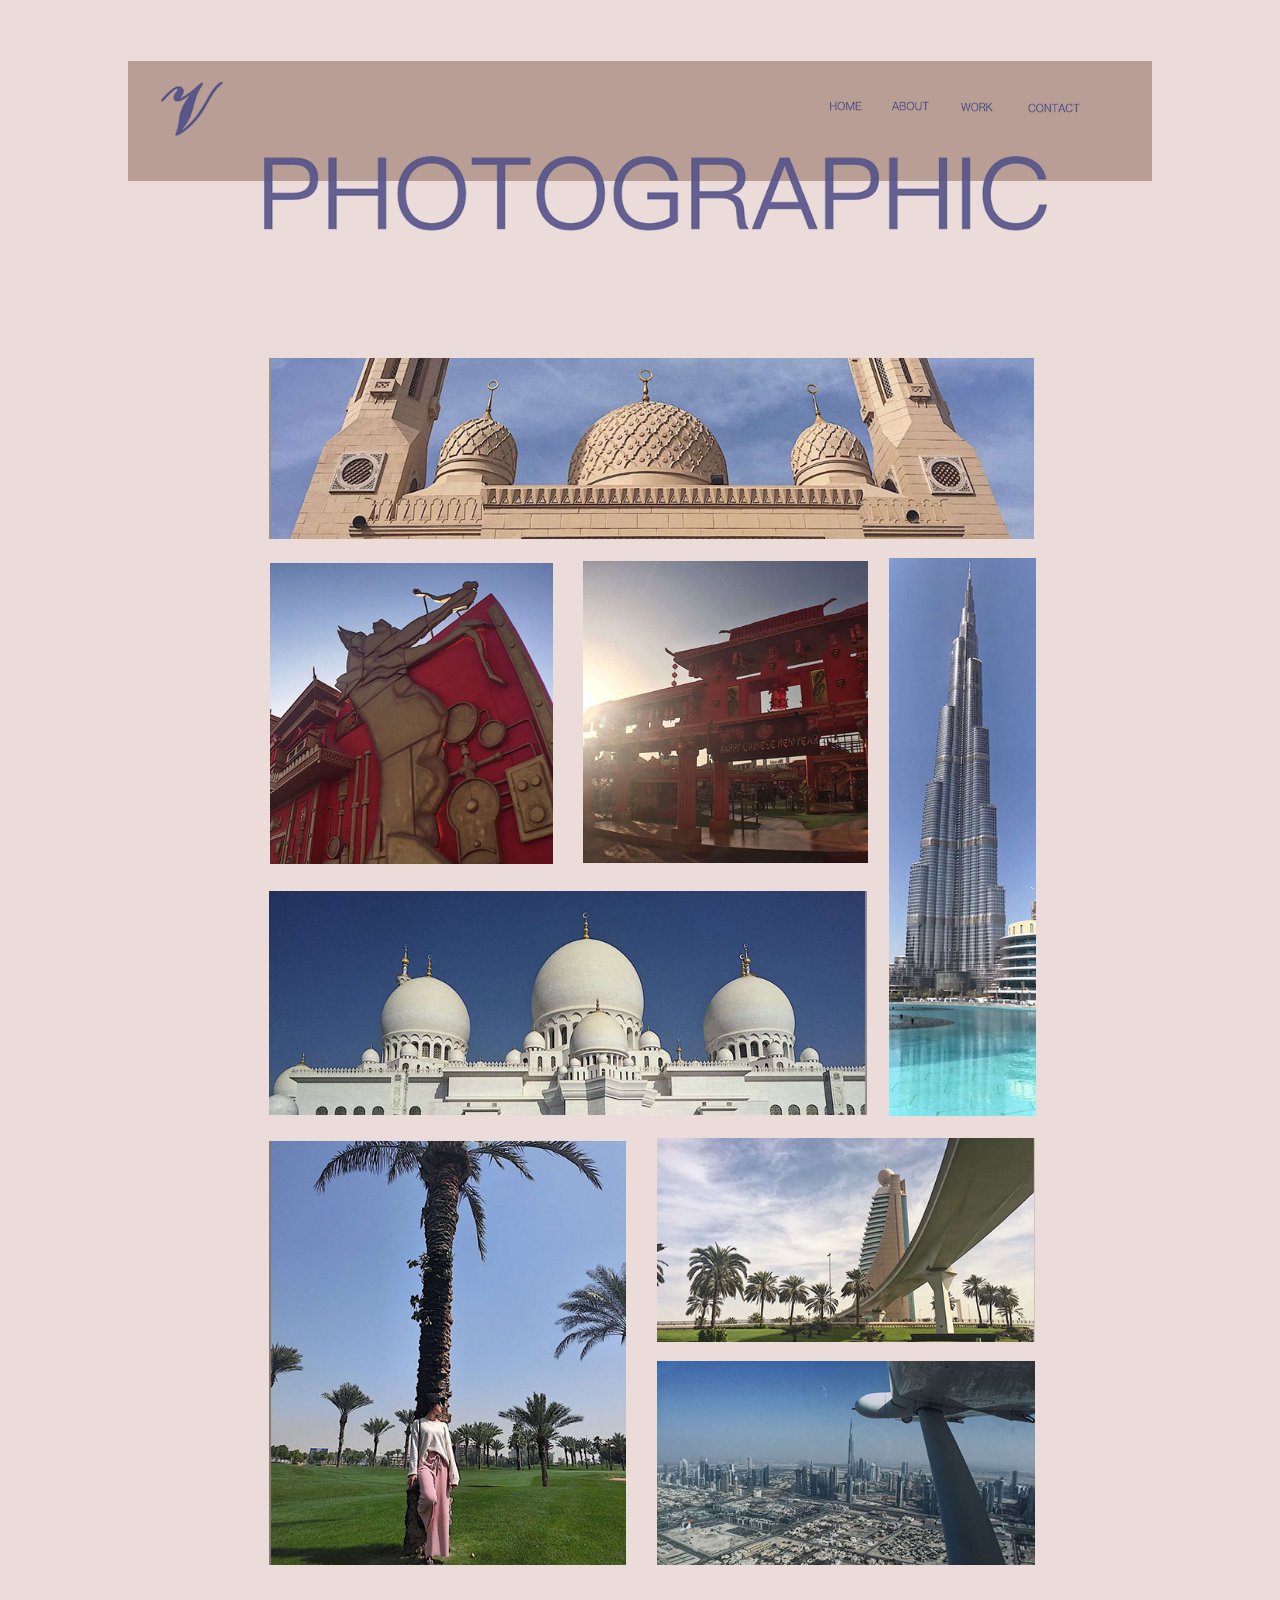
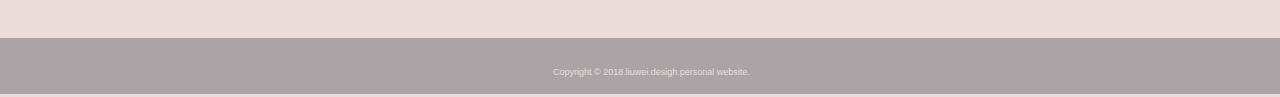
<file: photo.html>
<!DOCTYPE html>
<html class="nojs html css_verticalspacer" lang="zh-CN">
 <head>

  <meta http-equiv="Content-type" content="text/html;charset=UTF-8"/>
  <meta name="generator" content="2018.1.0.386"/>
  <meta name="viewport" content="width=device-width, initial-scale=1.0"/>
  
  <script type="text/javascript">
   // Update the 'nojs'/'js' class on the html node
document.documentElement.className = document.documentElement.className.replace(/\bnojs\b/g, 'js');

// Check that all required assets are uploaded and up-to-date
if(typeof Muse == "undefined") window.Muse = {}; window.Muse.assets = {"required":["museutils.js", "museconfig.js", "jquery.watch.js", "jquery.museresponsive.js", "require.js", "photo.css"], "outOfDate":[]};
</script>
  
  <title>第二页面</title>
  <!-- CSS -->
  <link rel="stylesheet" type="text/css" href="css/site_global.css?crc=444006867"/>
  <link rel="stylesheet" type="text/css" href="css/photo.css?crc=415513336" id="pagesheet"/>
  <!-- IE-only CSS -->
  <!--[if lt IE 9]>
  <link rel="stylesheet" type="text/css" href="css/nomq_photo.css?crc=4103714952" id="nomq_pagesheet"/>
  <![endif]-->
   </head>
 <body>

  <div class="breakpoint active" id="bp_infinity" data-min-width="1281"><!-- responsive breakpoint node -->
   <div class="clearfix" id="page"><!-- column -->
    <div class="position_content" id="page_position_content">
     <div class="clearfix colelem" id="pu3221"><!-- group -->
      <div class="clip_frame grpelem" id="u3221"><!-- image -->
       <img class="block temp_no_img_src" id="u3221_img" data-orig-src="images/%e7%ac%ac%e4%ba%8c%e9%a1%b5%e9%9d%a2.png?crc=7153901" alt="" width="1280" height="151" src="images/blank.gif?crc=4208392903"/>
      </div>
      <div class="clip_frame grpelem" id="u3223"><!-- image -->
       <img class="block temp_no_img_src" id="u3223_img" data-orig-src="images/photographic.png?crc=11077310" alt="" width="979" height="94" src="images/blank.gif?crc=4208392903"/>
      </div>
      <div class="clip_frame grpelem" id="u3225"><!-- image -->
       <img class="block temp_no_img_src" id="u3225_img" data-orig-src="images/%e5%88%86%e7%bb%84.png?crc=4090668464" alt="" width="48" height="41" src="images/blank.gif?crc=4208392903"/>
      </div>
      <div class="clip_frame grpelem" id="u3229"><!-- image -->
       <img class="block temp_no_img_src" id="u3229_img" data-orig-src="images/home%20copy.png?crc=46058406" alt="" width="50" height="15" src="images/blank.gif?crc=4208392903"/>
      </div>
      <div class="clip_frame grpelem" id="u3231"><!-- image -->
       <img class="block temp_no_img_src" id="u3231_img" data-orig-src="images/about%20copy.png?crc=104877797" alt="" width="58" height="15" src="images/blank.gif?crc=4208392903"/>
      </div>
      <div class="clip_frame grpelem" id="u3233"><!-- image -->
       <img class="block temp_no_img_src" id="u3233_img" data-orig-src="images/work%20copy.png?crc=4240480406" alt="" width="51" height="14" src="images/blank.gif?crc=4208392903"/>
      </div>
      <div class="clip_frame grpelem" id="u3235"><!-- image -->
       <img class="block temp_no_img_src" id="u3235_img" data-orig-src="images/contact%20copy.png?crc=4108736204" alt="" width="82" height="14" src="images/blank.gif?crc=4208392903"/>
      </div>
     </div>
     <div class="clip_frame clearfix colelem" id="u3237"><!-- image -->
      <img class="position_content temp_no_img_src" id="u3237_img" data-orig-src="images/1.jpg?crc=453942545" alt="" width="987" height="234" src="images/blank.gif?crc=4208392903"/>
     </div>
     <div class="clearfix colelem" id="pppu3239"><!-- group -->
      <div class="clearfix grpelem" id="ppu3239"><!-- column -->
       <div class="clearfix colelem" id="pu3239"><!-- group -->
        <div class="clip_frame grpelem" id="u3239"><!-- image -->
         <img class="block temp_no_img_src" id="u3239_img" data-orig-src="images/2.jpg?crc=517209396" alt="" width="365" height="388" src="images/blank.gif?crc=4208392903"/>
        </div>
        <div class="clip_frame grpelem" id="u3241"><!-- image -->
         <img class="block temp_no_img_src" id="u3241_img" data-orig-src="images/3%e3%80%82.jpg?crc=271076105" alt="" width="367" height="390" src="images/blank.gif?crc=4208392903"/>
        </div>
       </div>
       <div class="clip_frame colelem" id="u3245"><!-- image -->
        <img class="block temp_no_img_src" id="u3245_img" data-orig-src="images/5%e3%80%82.jpg?crc=4215743056" alt="" width="772" height="290" src="images/blank.gif?crc=4208392903"/>
       </div>
      </div>
      <div class="clip_frame grpelem" id="u3243"><!-- image -->
       <img class="block temp_no_img_src" id="u3243_img" data-orig-src="images/4%e3%80%82.jpg?crc=3954603724" alt="" width="189" height="719" src="images/blank.gif?crc=4208392903"/>
      </div>
     </div>
     <div class="clearfix colelem" id="pu3251"><!-- group -->
      <div class="clip_frame clearfix grpelem" id="u3251"><!-- image -->
       <img class="position_content temp_no_img_src" id="u3251_img" data-orig-src="images/8.jpg?crc=3837265316" alt="" width="464" height="547" src="images/blank.gif?crc=4208392903"/>
      </div>
      <div class="clearfix grpelem" id="pu3247"><!-- column -->
       <div class="clip_frame colelem" id="u3247"><!-- image -->
        <img class="block temp_no_img_src" id="u3247_img" data-orig-src="images/6.jpg?crc=3771348217" alt="" width="488" height="263" src="images/blank.gif?crc=4208392903"/>
       </div>
       <div class="clip_frame colelem" id="u3249"><!-- image -->
        <img class="block temp_no_img_src" id="u3249_img" data-orig-src="images/7.jpg?crc=40301163" alt="" width="488" height="263" src="images/blank.gif?crc=4208392903"/>
       </div>
      </div>
     </div>
     <div class="clearfix colelem" id="pu3227"><!-- group -->
      <div class="clip_frame grpelem" id="u3227"><!-- image -->
       <img class="block temp_no_img_src" id="u3227_img" data-orig-src="images/%e4%ba%8c%e4%b8%89%e9%a1%b5%e9%9d%a2%e5%ba%95%e9%83%a8.png?crc=348632032" alt="" width="1480" height="65" src="images/blank.gif?crc=4208392903"/>
      </div>
      <div class="clearfix grpelem shared_content" id="u3253-4" data-content-guid="u3253-4_content"><!-- content -->
       <p id="u3253-2">Copyright © 2018.liuwei.desigh.personal website.</p>
      </div>
     </div>
     <div class="verticalspacer" data-offset-top="2150" data-content-above-spacer="2149" data-content-below-spacer="2"></div>
    </div>
   </div>
  </div>
  <div class="breakpoint" id="bp_1280" data-min-width="1025" data-max-width="1280"><!-- responsive breakpoint node -->
   <div class="clearfix temp_no_id" data-orig-id="page"><!-- column -->
    <div class="position_content temp_no_id" data-orig-id="page_position_content">
     <div class="clearfix colelem temp_no_id" data-orig-id="pu3221"><!-- group -->
      <div class="clip_frame grpelem temp_no_id" data-orig-id="u3221"><!-- image -->
       <img class="block temp_no_id temp_no_img_src" data-orig-src="images/%e7%ac%ac%e4%ba%8c%e9%a1%b5%e9%9d%a2.png?crc=7153901" alt="" width="1024" height="120" data-orig-id="u3221_img" src="images/blank.gif?crc=4208392903"/>
      </div>
      <div class="clip_frame grpelem temp_no_id" data-orig-id="u3223"><!-- image -->
       <img class="block temp_no_id temp_no_img_src" data-orig-src="images/photographic.png?crc=11077310" alt="" width="783" height="75" data-orig-id="u3223_img" src="images/blank.gif?crc=4208392903"/>
      </div>
      <div class="clip_frame grpelem temp_no_id" data-orig-id="u3225"><!-- image -->
       <img class="block temp_no_id temp_no_img_src" data-orig-src="images/%e5%88%86%e7%bb%84.png?crc=4090668464" alt="" width="62" height="54" data-orig-id="u3225_img" src="images/blank.gif?crc=4208392903"/>
      </div>
      <div class="clip_frame grpelem temp_no_id" data-orig-id="u3229"><!-- image -->
       <img class="block temp_no_id temp_no_img_src" data-orig-src="images/home%20copy.png?crc=46058406" alt="" width="32" height="10" data-orig-id="u3229_img" src="images/blank.gif?crc=4208392903"/>
      </div>
      <div class="clip_frame grpelem temp_no_id" data-orig-id="u3231"><!-- image -->
       <img class="block temp_no_id temp_no_img_src" data-orig-src="images/about%20copy.png?crc=104877797" alt="" width="37" height="10" data-orig-id="u3231_img" src="images/blank.gif?crc=4208392903"/>
      </div>
      <div class="clip_frame grpelem temp_no_id" data-orig-id="u3233"><!-- image -->
       <img class="block temp_no_id temp_no_img_src" data-orig-src="images/work%20copy.png?crc=4240480406" alt="" width="32" height="10" data-orig-id="u3233_img" src="images/blank.gif?crc=4208392903"/>
      </div>
      <div class="clip_frame grpelem temp_no_id" data-orig-id="u3235"><!-- image -->
       <img class="block temp_no_id temp_no_img_src" data-orig-src="images/contact%20copy.png?crc=4108736204" alt="" width="52" height="10" data-orig-id="u3235_img" src="images/blank.gif?crc=4208392903"/>
      </div>
     </div>
     <div class="clip_frame colelem temp_no_id" data-orig-id="u3237"><!-- image -->
      <img class="block temp_no_id temp_no_img_src" data-orig-src="images/1.jpg?crc=453942545" alt="" width="765" height="181" data-orig-id="u3237_img" src="images/blank.gif?crc=4208392903"/>
     </div>
     <div class="clearfix colelem temp_no_id" data-orig-id="pppu3239"><!-- group -->
      <div class="clearfix grpelem temp_no_id" data-orig-id="ppu3239"><!-- column -->
       <div class="clearfix colelem temp_no_id" data-orig-id="pu3239"><!-- group -->
        <div class="clip_frame grpelem temp_no_id" data-orig-id="u3239"><!-- image -->
         <img class="block temp_no_id temp_no_img_src" data-orig-src="images/2.jpg?crc=517209396" alt="" width="283" height="301" data-orig-id="u3239_img" src="images/blank.gif?crc=4208392903"/>
        </div>
        <div class="clip_frame grpelem temp_no_id" data-orig-id="u3241"><!-- image -->
         <img class="block temp_no_id temp_no_img_src" data-orig-src="images/3%e3%80%82.jpg?crc=271076105" alt="" width="285" height="302" data-orig-id="u3241_img" src="images/blank.gif?crc=4208392903"/>
        </div>
       </div>
       <div class="clip_frame colelem temp_no_id" data-orig-id="u3245"><!-- image -->
        <img class="block temp_no_id temp_no_img_src" data-orig-src="images/5%e3%80%82.jpg?crc=4215743056" alt="" width="598" height="224" data-orig-id="u3245_img" src="images/blank.gif?crc=4208392903"/>
       </div>
      </div>
      <div class="clip_frame grpelem temp_no_id" data-orig-id="u3243"><!-- image -->
       <img class="block temp_no_id temp_no_img_src" data-orig-src="images/4%e3%80%82.jpg?crc=3954603724" alt="" width="147" height="558" data-orig-id="u3243_img" src="images/blank.gif?crc=4208392903"/>
      </div>
     </div>
     <div class="clearfix colelem temp_no_id" data-orig-id="pu3251"><!-- group -->
      <div class="clip_frame clearfix grpelem temp_no_id" data-orig-id="u3251"><!-- image -->
       <img class="position_content temp_no_id temp_no_img_src" data-orig-src="images/8.jpg?crc=3837265316" alt="" width="360" height="424" data-orig-id="u3251_img" src="images/blank.gif?crc=4208392903"/>
      </div>
      <div class="clearfix grpelem temp_no_id" data-orig-id="pu3247"><!-- column -->
       <div class="clip_frame colelem temp_no_id" data-orig-id="u3247"><!-- image -->
        <img class="block temp_no_id temp_no_img_src" data-orig-src="images/6.jpg?crc=3771348217" alt="" width="378" height="204" data-orig-id="u3247_img" src="images/blank.gif?crc=4208392903"/>
       </div>
       <div class="clip_frame colelem temp_no_id" data-orig-id="u3249"><!-- image -->
        <img class="block temp_no_id temp_no_img_src" data-orig-src="images/7.jpg?crc=40301163" alt="" width="378" height="204" data-orig-id="u3249_img" src="images/blank.gif?crc=4208392903"/>
       </div>
      </div>
     </div>
     <div class="clearfix colelem temp_no_id" data-orig-id="pu3227"><!-- group -->
      <div class="clip_frame grpelem temp_no_id" data-orig-id="u3227"><!-- image -->
       <img class="block temp_no_id temp_no_img_src" data-orig-src="images/%e4%ba%8c%e4%b8%89%e9%a1%b5%e9%9d%a2%e5%ba%95%e9%83%a8.png?crc=348632032" alt="" width="1280" height="56" data-orig-id="u3227_img" src="images/blank.gif?crc=4208392903"/>
      </div>
      <span class="clearfix grpelem placeholder" data-placeholder-for="u3253-4_content"><!-- placeholder node --></span>
     </div>
     <div class="verticalspacer" data-offset-top="1694" data-content-above-spacer="1693" data-content-below-spacer="2"></div>
    </div>
   </div>
  </div>
  <div class="breakpoint" id="bp_1024" data-min-width="769" data-max-width="1024"><!-- responsive breakpoint node -->
   <div class="clearfix temp_no_id" data-orig-id="page"><!-- column -->
    <div class="position_content temp_no_id" data-orig-id="page_position_content">
     <div class="clearfix colelem temp_no_id" data-orig-id="pu3221"><!-- group -->
      <div class="clip_frame grpelem temp_no_id" data-orig-id="u3221"><!-- image -->
       <img class="block temp_no_id temp_no_img_src" data-orig-src="images/%e7%ac%ac%e4%ba%8c%e9%a1%b5%e9%9d%a2.png?crc=7153901" alt="" width="768" height="90" data-orig-id="u3221_img" src="images/blank.gif?crc=4208392903"/>
      </div>
      <div class="clip_frame grpelem temp_no_id" data-orig-id="u3223"><!-- image -->
       <img class="block temp_no_id temp_no_img_src" data-orig-src="images/photographic.png?crc=11077310" alt="" width="587" height="56" data-orig-id="u3223_img" src="images/blank.gif?crc=4208392903"/>
      </div>
      <div class="clip_frame grpelem temp_no_id" data-orig-id="u3225"><!-- image -->
       <img class="block temp_no_id temp_no_img_src" data-orig-src="images/%e5%88%86%e7%bb%84.png?crc=4090668464" alt="" width="37" height="32" data-orig-id="u3225_img" src="images/blank.gif?crc=4208392903"/>
      </div>
      <div class="clip_frame grpelem temp_no_id" data-orig-id="u3229"><!-- image -->
       <img class="block temp_no_id temp_no_img_src" data-orig-src="images/home%20copy.png?crc=46058406" alt="" width="26" height="7" data-orig-id="u3229_img" src="images/blank.gif?crc=4208392903"/>
      </div>
      <div class="clip_frame grpelem temp_no_id" data-orig-id="u3231"><!-- image -->
       <img class="block temp_no_id temp_no_img_src" data-orig-src="images/about%20copy.png?crc=104877797" alt="" width="30" height="7" data-orig-id="u3231_img" src="images/blank.gif?crc=4208392903"/>
      </div>
      <div class="clip_frame grpelem temp_no_id" data-orig-id="u3233"><!-- image -->
       <img class="block temp_no_id temp_no_img_src" data-orig-src="images/work%20copy.png?crc=4240480406" alt="" width="26" height="7" data-orig-id="u3233_img" src="images/blank.gif?crc=4208392903"/>
      </div>
      <div class="clip_frame grpelem temp_no_id" data-orig-id="u3235"><!-- image -->
       <img class="block temp_no_id temp_no_img_src" data-orig-src="images/contact%20copy.png?crc=4108736204" alt="" width="42" height="7" data-orig-id="u3235_img" src="images/blank.gif?crc=4208392903"/>
      </div>
     </div>
     <div class="clip_frame clearfix colelem temp_no_id" data-orig-id="u3237"><!-- image -->
      <img class="position_content temp_no_id temp_no_img_src" data-orig-src="images/1.jpg?crc=453942545" alt="" width="593" height="141" data-orig-id="u3237_img" src="images/blank.gif?crc=4208392903"/>
     </div>
     <div class="clearfix colelem temp_no_id" data-orig-id="pppu3239"><!-- group -->
      <div class="clearfix grpelem temp_no_id" data-orig-id="ppu3239"><!-- column -->
       <div class="clearfix colelem temp_no_id" data-orig-id="pu3239"><!-- group -->
        <div class="clip_frame grpelem temp_no_id" data-orig-id="u3239"><!-- image -->
         <img class="block temp_no_id temp_no_img_src" data-orig-src="images/2220x234.jpg?crc=4178980919" alt="" width="220" height="233" data-orig-id="u3239_img" src="images/blank.gif?crc=4208392903"/>
        </div>
        <div class="clip_frame grpelem temp_no_id" data-orig-id="u3241"><!-- image -->
         <img class="block temp_no_id temp_no_img_src" data-orig-src="images/3%e3%80%82221x235.jpg?crc=3934858335" alt="" width="221" height="235" data-orig-id="u3241_img" src="images/blank.gif?crc=4208392903"/>
        </div>
       </div>
       <div class="clip_frame colelem temp_no_id" data-orig-id="u3245"><!-- image -->
        <img class="block temp_no_id temp_no_img_src" data-orig-src="images/5%e3%80%82465x175.jpg?crc=122567971" alt="" width="464" height="174" data-orig-id="u3245_img" src="images/blank.gif?crc=4208392903"/>
       </div>
      </div>
      <div class="clip_frame grpelem temp_no_id" data-orig-id="u3243"><!-- image -->
       <img class="block temp_no_id temp_no_img_src" data-orig-src="images/4%e3%80%82.jpg?crc=3954603724" alt="" width="114" height="433" data-orig-id="u3243_img" src="images/blank.gif?crc=4208392903"/>
      </div>
     </div>
     <div class="clearfix colelem temp_no_id" data-orig-id="pu3251"><!-- group -->
      <div class="clip_frame clearfix grpelem temp_no_id" data-orig-id="u3251"><!-- image -->
       <img class="position_content temp_no_id temp_no_img_src" data-orig-src="images/8279x329.jpg?crc=3853283200" alt="" width="279" height="329" data-orig-id="u3251_img" src="images/blank.gif?crc=4208392903"/>
      </div>
      <div class="clearfix grpelem temp_no_id" data-orig-id="pu3247"><!-- column -->
       <div class="clip_frame colelem temp_no_id" data-orig-id="u3247"><!-- image -->
        <img class="block temp_no_id temp_no_img_src" data-orig-src="images/6294x159.jpg?crc=3844453133" alt="" width="293" height="158" data-orig-id="u3247_img" src="images/blank.gif?crc=4208392903"/>
       </div>
       <div class="clip_frame colelem temp_no_id" data-orig-id="u3249"><!-- image -->
        <img class="block temp_no_id temp_no_img_src" data-orig-src="images/7294x159.jpg?crc=3874478041" alt="" width="293" height="158" data-orig-id="u3249_img" src="images/blank.gif?crc=4208392903"/>
       </div>
      </div>
     </div>
     <div class="clearfix colelem temp_no_id" data-orig-id="pu3227"><!-- group -->
      <div class="clip_frame grpelem temp_no_id" data-orig-id="u3227"><!-- image -->
       <img class="block temp_no_id temp_no_img_src" data-orig-src="images/%e4%ba%8c%e4%b8%89%e9%a1%b5%e9%9d%a2%e5%ba%95%e9%83%a8.png?crc=348632032" alt="" width="1021" height="44" data-orig-id="u3227_img" src="images/blank.gif?crc=4208392903"/>
      </div>
      <span class="clearfix grpelem placeholder" data-placeholder-for="u3253-4_content"><!-- placeholder node --></span>
     </div>
     <div class="verticalspacer" data-offset-top="1328" data-content-above-spacer="1327" data-content-below-spacer="2"></div>
    </div>
   </div>
  </div>
  <div class="breakpoint" id="bp_768" data-min-width="681" data-max-width="768"><!-- responsive breakpoint node -->
   <div class="clearfix temp_no_id" data-orig-id="page"><!-- column -->
    <div class="position_content temp_no_id" data-orig-id="page_position_content">
     <div class="clearfix colelem temp_no_id" data-orig-id="pu3221"><!-- group -->
      <div class="clip_frame grpelem temp_no_id" data-orig-id="u3221"><!-- image -->
       <img class="block temp_no_id temp_no_img_src" data-orig-src="images/%e7%ac%ac%e4%ba%8c%e9%a1%b5%e9%9d%a2.png?crc=7153901" alt="" width="640" height="75" data-orig-id="u3221_img" src="images/blank.gif?crc=4208392903"/>
      </div>
      <div class="clip_frame grpelem temp_no_id" data-orig-id="u3223"><!-- image -->
       <img class="block temp_no_id temp_no_img_src" data-orig-src="images/photographic.png?crc=11077310" alt="" width="495" height="48" data-orig-id="u3223_img" src="images/blank.gif?crc=4208392903"/>
      </div>
      <div class="clip_frame grpelem temp_no_id" data-orig-id="u3225"><!-- image -->
       <img class="block temp_no_id temp_no_img_src" data-orig-src="images/%e5%88%86%e7%bb%84.png?crc=4090668464" alt="" width="33" height="28" data-orig-id="u3225_img" src="images/blank.gif?crc=4208392903"/>
      </div>
      <div class="clip_frame grpelem temp_no_id shared_content" data-orig-id="u3229" data-content-guid="u3229_content"><!-- image -->
       <img class="block temp_no_id temp_no_img_src" data-orig-src="images/home%20copy.png?crc=46058406" alt="" width="24" height="7" data-orig-id="u3229_img" src="images/blank.gif?crc=4208392903"/>
      </div>
      <div class="clip_frame grpelem temp_no_id shared_content" data-orig-id="u3231" data-content-guid="u3231_content"><!-- image -->
       <img class="block temp_no_id temp_no_img_src" data-orig-src="images/about%20copy.png?crc=104877797" alt="" width="28" height="7" data-orig-id="u3231_img" src="images/blank.gif?crc=4208392903"/>
      </div>
      <div class="clip_frame grpelem temp_no_id shared_content" data-orig-id="u3233" data-content-guid="u3233_content"><!-- image -->
       <img class="block temp_no_id temp_no_img_src" data-orig-src="images/work%20copy.png?crc=4240480406" alt="" width="25" height="7" data-orig-id="u3233_img" src="images/blank.gif?crc=4208392903"/>
      </div>
      <div class="clip_frame grpelem temp_no_id shared_content" data-orig-id="u3235" data-content-guid="u3235_content"><!-- image -->
       <img class="block temp_no_id temp_no_img_src" data-orig-src="images/contact%20copy.png?crc=4108736204" alt="" width="40" height="7" data-orig-id="u3235_img" src="images/blank.gif?crc=4208392903"/>
      </div>
     </div>
     <div class="clip_frame clearfix colelem temp_no_id" data-orig-id="u3237"><!-- image -->
      <img class="position_content temp_no_id temp_no_img_src" data-orig-src="images/1.jpg?crc=453942545" alt="" width="493" height="117" data-orig-id="u3237_img" src="images/blank.gif?crc=4208392903"/>
     </div>
     <div class="clearfix colelem temp_no_id" data-orig-id="pppu3239"><!-- group -->
      <div class="clearfix grpelem temp_no_id" data-orig-id="ppu3239"><!-- column -->
       <div class="clearfix colelem temp_no_id" data-orig-id="pu3239"><!-- group -->
        <div class="clip_frame grpelem temp_no_id" data-orig-id="u3239"><!-- image -->
         <img class="block temp_no_id temp_no_img_src" data-orig-src="images/2183x194.jpg?crc=3893786606" alt="" width="182" height="194" data-orig-id="u3239_img" src="images/blank.gif?crc=4208392903"/>
        </div>
        <div class="clip_frame grpelem temp_no_id" data-orig-id="u3241"><!-- image -->
         <img class="block temp_no_id temp_no_img_src" data-orig-src="images/3%e3%80%82184x195.jpg?crc=3811664230" alt="" width="183" height="195" data-orig-id="u3241_img" src="images/blank.gif?crc=4208392903"/>
        </div>
       </div>
       <div class="clip_frame colelem temp_no_id" data-orig-id="u3245"><!-- image -->
        <img class="block temp_no_id temp_no_img_src" data-orig-src="images/5%e3%80%82386x145.jpg?crc=514209991" alt="" width="386" height="145" data-orig-id="u3245_img" src="images/blank.gif?crc=4208392903"/>
       </div>
      </div>
      <div class="clip_frame grpelem temp_no_id" data-orig-id="u3243"><!-- image -->
       <img class="block temp_no_id temp_no_img_src" data-orig-src="images/4%e3%80%82.jpg?crc=3954603724" alt="" width="94" height="359" data-orig-id="u3243_img" src="images/blank.gif?crc=4208392903"/>
      </div>
     </div>
     <div class="clearfix colelem temp_no_id" data-orig-id="pu3251"><!-- group -->
      <div class="clip_frame clearfix grpelem temp_no_id" data-orig-id="u3251"><!-- image -->
       <img class="position_content temp_no_id temp_no_img_src" data-orig-src="images/8232x274.jpg?crc=4017558110" alt="" width="232" height="273" data-orig-id="u3251_img" src="images/blank.gif?crc=4208392903"/>
      </div>
      <div class="clearfix grpelem temp_no_id" data-orig-id="pu3247"><!-- column -->
       <div class="clip_frame colelem temp_no_id" data-orig-id="u3247"><!-- image -->
        <img class="block temp_no_id temp_no_img_src" data-orig-src="images/6244x132.jpg?crc=3928765200" alt="" width="244" height="131" data-orig-id="u3247_img" src="images/blank.gif?crc=4208392903"/>
       </div>
       <div class="clip_frame colelem temp_no_id" data-orig-id="u3249"><!-- image -->
        <img class="block temp_no_id temp_no_img_src" data-orig-src="images/7244x132.jpg?crc=3871985169" alt="" width="244" height="131" data-orig-id="u3249_img" src="images/blank.gif?crc=4208392903"/>
       </div>
      </div>
     </div>
     <div class="clearfix colelem temp_no_id" data-orig-id="pu3227"><!-- group -->
      <div class="clip_frame grpelem temp_no_id" data-orig-id="u3227"><!-- image -->
       <img class="block temp_no_id temp_no_img_src" data-orig-src="images/%e4%ba%8c%e4%b8%89%e9%a1%b5%e9%9d%a2%e5%ba%95%e9%83%a8.png?crc=348632032" alt="" width="768" height="33" data-orig-id="u3227_img" src="images/blank.gif?crc=4208392903"/>
      </div>
      <span class="clearfix grpelem placeholder" data-placeholder-for="u3253-4_content"><!-- placeholder node --></span>
     </div>
     <div class="verticalspacer" data-offset-top="1121" data-content-above-spacer="1121" data-content-below-spacer="2"></div>
    </div>
   </div>
  </div>
  <div class="breakpoint" id="bp_680" data-max-width="680"><!-- responsive breakpoint node -->
   <div class="clearfix temp_no_id" data-orig-id="page"><!-- column -->
    <div class="position_content temp_no_id" data-orig-id="page_position_content">
     <div class="clearfix colelem temp_no_id" data-orig-id="pu3221"><!-- group -->
      <div class="clip_frame grpelem temp_no_id" data-orig-id="u3221"><!-- image -->
       <img class="block temp_no_id temp_no_img_src" data-orig-src="images/%e7%ac%ac%e4%ba%8c%e9%a1%b5%e9%9d%a2.png?crc=7153901" alt="" width="465" height="55" data-orig-id="u3221_img" src="images/blank.gif?crc=4208392903"/>
      </div>
      <div class="clip_frame grpelem temp_no_id" data-orig-id="u3223"><!-- image -->
       <img class="block temp_no_id temp_no_img_src" data-orig-src="images/photographic.png?crc=11077310" alt="" width="356" height="34" data-orig-id="u3223_img" src="images/blank.gif?crc=4208392903"/>
      </div>
      <div class="clip_frame grpelem temp_no_id" data-orig-id="u3225"><!-- image -->
       <img class="block temp_no_id temp_no_img_src" data-orig-src="images/%e5%88%86%e7%bb%84.png?crc=4090668464" alt="" width="22" height="19" data-orig-id="u3225_img" src="images/blank.gif?crc=4208392903"/>
      </div>
      <span class="clip_frame grpelem placeholder" data-placeholder-for="u3229_content"><!-- placeholder node --></span>
      <span class="clip_frame grpelem placeholder" data-placeholder-for="u3231_content"><!-- placeholder node --></span>
      <span class="clip_frame grpelem placeholder" data-placeholder-for="u3233_content"><!-- placeholder node --></span>
      <span class="clip_frame grpelem placeholder" data-placeholder-for="u3235_content"><!-- placeholder node --></span>
     </div>
     <div class="clip_frame clearfix colelem temp_no_id" data-orig-id="u3237"><!-- image -->
      <img class="position_content temp_no_id temp_no_img_src" data-orig-src="images/1.jpg?crc=453942545" alt="" width="359" height="85" data-orig-id="u3237_img" src="images/blank.gif?crc=4208392903"/>
     </div>
     <div class="clearfix colelem temp_no_id" data-orig-id="pppu3239"><!-- group -->
      <div class="clearfix grpelem temp_no_id" data-orig-id="ppu3239"><!-- column -->
       <div class="clearfix colelem temp_no_id" data-orig-id="pu3239"><!-- group -->
        <div class="clip_frame grpelem temp_no_id" data-orig-id="u3239"><!-- image -->
         <img class="block temp_no_id temp_no_img_src" data-orig-src="images/2133x142.jpg?crc=274769067" alt="" width="133" height="141" data-orig-id="u3239_img" src="images/blank.gif?crc=4208392903"/>
        </div>
        <div class="clip_frame grpelem temp_no_id" data-orig-id="u3241"><!-- image -->
         <img class="block temp_no_id temp_no_img_src" data-orig-src="images/3%e3%80%82134x142.jpg?crc=251926689" alt="" width="134" height="142" data-orig-id="u3241_img" src="images/blank.gif?crc=4208392903"/>
        </div>
       </div>
       <div class="clip_frame colelem temp_no_id" data-orig-id="u3245"><!-- image -->
        <img class="block temp_no_id temp_no_img_src" data-orig-src="images/5%e3%80%82281x106.jpg?crc=97699038" alt="" width="281" height="105" data-orig-id="u3245_img" src="images/blank.gif?crc=4208392903"/>
       </div>
      </div>
      <div class="clip_frame grpelem temp_no_id" data-orig-id="u3243"><!-- image -->
       <img class="block temp_no_id temp_no_img_src" data-orig-src="images/4%e3%80%82.jpg?crc=3954603724" alt="" width="69" height="262" data-orig-id="u3243_img" src="images/blank.gif?crc=4208392903"/>
      </div>
     </div>
     <div class="clearfix colelem temp_no_id" data-orig-id="pu3251"><!-- group -->
      <div class="clip_frame clearfix grpelem temp_no_id" data-orig-id="u3251"><!-- image -->
       <img class="position_content temp_no_id temp_no_img_src" data-orig-src="images/8169x199.jpg?crc=146651965" alt="" width="169" height="199" data-orig-id="u3251_img" src="images/blank.gif?crc=4208392903"/>
      </div>
      <div class="clearfix grpelem temp_no_id" data-orig-id="pu3247"><!-- column -->
       <div class="clip_frame colelem temp_no_id" data-orig-id="u3247"><!-- image -->
        <img class="block temp_no_id temp_no_img_src" data-orig-src="images/6178x96.jpg?crc=4180177223" alt="" width="177" height="96" data-orig-id="u3247_img" src="images/blank.gif?crc=4208392903"/>
       </div>
       <div class="clip_frame colelem temp_no_id" data-orig-id="u3249"><!-- image -->
        <img class="block temp_no_id temp_no_img_src" data-orig-src="images/7178x96.jpg?crc=148691433" alt="" width="177" height="96" data-orig-id="u3249_img" src="images/blank.gif?crc=4208392903"/>
       </div>
      </div>
     </div>
     <div class="clearfix colelem temp_no_id" data-orig-id="pu3227"><!-- group -->
      <div class="clip_frame grpelem temp_no_id" data-orig-id="u3227"><!-- image -->
       <img class="block temp_no_id temp_no_img_src" data-orig-src="images/%e4%ba%8c%e4%b8%89%e9%a1%b5%e9%9d%a2%e5%ba%95%e9%83%a8.png?crc=348632032" alt="" width="680" height="30" data-orig-id="u3227_img" src="images/blank.gif?crc=4208392903"/>
      </div>
      <span class="clearfix grpelem placeholder" data-placeholder-for="u3253-4_content"><!-- placeholder node --></span>
     </div>
     <div class="verticalspacer" data-offset-top="851" data-content-above-spacer="850" data-content-below-spacer="2"></div>
    </div>
   </div>
  </div>
  <!-- Other scripts -->
  <script type="text/javascript">
   // Decide whether to suppress missing file error or not based on preference setting
var suppressMissingFileError = false
</script>
  <script type="text/javascript">
   window.Muse.assets.check=function(c){if(!window.Muse.assets.checked){window.Muse.assets.checked=!0;var b={},d=function(a,b){if(window.getComputedStyle){var c=window.getComputedStyle(a,null);return c&&c.getPropertyValue(b)||c&&c[b]||""}if(document.documentElement.currentStyle)return(c=a.currentStyle)&&c[b]||a.style&&a.style[b]||"";return""},a=function(a){if(a.match(/^rgb/))return a=a.replace(/\s+/g,"").match(/([\d\,]+)/gi)[0].split(","),(parseInt(a[0])<<16)+(parseInt(a[1])<<8)+parseInt(a[2]);if(a.match(/^\#/))return parseInt(a.substr(1),
16);return 0},f=function(f){for(var g=document.getElementsByTagName("link"),j=0;j<g.length;j++)if("text/css"==g[j].type){var l=(g[j].href||"").match(/\/?css\/([\w\-]+\.css)\?crc=(\d+)/);if(!l||!l[1]||!l[2])break;b[l[1]]=l[2]}g=document.createElement("div");g.className="version";g.style.cssText="display:none; width:1px; height:1px;";document.getElementsByTagName("body")[0].appendChild(g);for(j=0;j<Muse.assets.required.length;){var l=Muse.assets.required[j],k=l.match(/([\w\-\.]+)\.(\w+)$/),i=k&&k[1]?
k[1]:null,k=k&&k[2]?k[2]:null;switch(k.toLowerCase()){case "css":i=i.replace(/\W/gi,"_").replace(/^([^a-z])/gi,"_$1");g.className+=" "+i;i=a(d(g,"color"));k=a(d(g,"backgroundColor"));i!=0||k!=0?(Muse.assets.required.splice(j,1),"undefined"!=typeof b[l]&&(i!=b[l]>>>24||k!=(b[l]&16777215))&&Muse.assets.outOfDate.push(l)):j++;g.className="version";break;case "js":j++;break;default:throw Error("Unsupported file type: "+k);}}c?c().jquery!="1.8.3"&&Muse.assets.outOfDate.push("jquery-1.8.3.min.js"):Muse.assets.required.push("jquery-1.8.3.min.js");
g.parentNode.removeChild(g);if(Muse.assets.outOfDate.length||Muse.assets.required.length)g="服务器上的某些文件可能缺失或不正确。请在清除浏览器高速缓存后重试。如果问题仍然存在，请联系网站作者。",f&&Muse.assets.outOfDate.length&&(g+="\nOut of date: "+Muse.assets.outOfDate.join(",")),f&&Muse.assets.required.length&&(g+="\nMissing: "+Muse.assets.required.join(",")),suppressMissingFileError?(g+="\nUse SuppressMissingFileError key in AppPrefs.xml to show missing file error pop up.",console.log(g)):alert(g)};location&&location.search&&location.search.match&&location.search.match(/muse_debug/gi)?
setTimeout(function(){f(!0)},5E3):f()}};
var muse_init=function(){require.config({baseUrl:""});require(["jquery","museutils","whatinput","jquery.watch","jquery.museresponsive"],function(c){var $ = c;$(document).ready(function(){try{
window.Muse.assets.check($);/* body */
Muse.Utils.transformMarkupToFixBrowserProblemsPreInit();/* body */
Muse.Utils.prepHyperlinks(true);/* body */
Muse.Utils.makeButtonsVisibleAfterSettingMinWidth();/* body */
Muse.Utils.fullPage('#page');/* 100% height page */
$( '.breakpoint' ).registerBreakpoint();/* Register breakpoints */
Muse.Utils.transformMarkupToFixBrowserProblems();/* body */
}catch(b){if(b&&"function"==typeof b.notify?b.notify():Muse.Assert.fail("Error calling selector function: "+b),false)throw b;}})})};

</script>
  <!-- RequireJS script -->
  <script src="scripts/require.js?crc=7928878" type="text/javascript" async data-main="scripts/museconfig.js?crc=310584261" onload="if (requirejs) requirejs.onError = function(requireType, requireModule) { if (requireType && requireType.toString && requireType.toString().indexOf && 0 <= requireType.toString().indexOf('#scripterror')) window.Muse.assets.check(); }" onerror="window.Muse.assets.check();"></script>
   </body>
</html>
</file>
<file: css/site_global.css>
html{min-height:100%;min-width:100%;-ms-text-size-adjust:none;}body,div,dl,dt,dd,ul,ol,li,nav,h1,h2,h3,h4,h5,h6,pre,code,form,fieldset,legend,input,button,textarea,p,blockquote,th,td,a{margin:0px;padding:0px;border-width:0px;border-style:solid;border-color:transparent;-webkit-transform-origin:left top;-ms-transform-origin:left top;-o-transform-origin:left top;transform-origin:left top;background-repeat:no-repeat;}button.submit-btn{-moz-box-sizing:content-box;-webkit-box-sizing:content-box;box-sizing:content-box;}.transition{-webkit-transition-property:background-image,background-position,background-color,border-color,border-radius,color,font-size,font-style,font-weight,letter-spacing,line-height,text-align,box-shadow,text-shadow,opacity;transition-property:background-image,background-position,background-color,border-color,border-radius,color,font-size,font-style,font-weight,letter-spacing,line-height,text-align,box-shadow,text-shadow,opacity;}.transition *{-webkit-transition:inherit;transition:inherit;}table{border-collapse:collapse;border-spacing:0px;}fieldset,img{border:0px;border-style:solid;-webkit-transform-origin:left top;-ms-transform-origin:left top;-o-transform-origin:left top;transform-origin:left top;}address,caption,cite,code,dfn,em,strong,th,var,optgroup{font-style:inherit;font-weight:inherit;}del,ins{text-decoration:none;}li{list-style:none;}caption,th{text-align:left;}h1,h2,h3,h4,h5,h6{font-size:100%;font-weight:inherit;}input,button,textarea,select,optgroup,option{font-family:inherit;font-size:inherit;font-style:inherit;font-weight:inherit;}.form-grp input,.form-grp textarea{-webkit-appearance:none;-webkit-border-radius:0;}body{font-family:Arial, Helvetica Neue, Helvetica, sans-serif;text-align:left;font-size:14px;line-height:17px;word-wrap:break-word;text-rendering:optimizeLegibility;-moz-font-feature-settings:'liga';-ms-font-feature-settings:'liga';-webkit-font-feature-settings:'liga';font-feature-settings:'liga';}a:link{color:#0000FF;text-decoration:underline;}a:visited{color:#800080;text-decoration:underline;}a:hover{color:#0000FF;text-decoration:underline;}a:active{color:#EE0000;text-decoration:underline;}a.nontext{color:black;text-decoration:none;font-style:normal;font-weight:normal;}.normal_text{color:#000000;direction:ltr;font-family:Arial, Helvetica Neue, Helvetica, sans-serif;font-size:14px;font-style:normal;font-weight:normal;letter-spacing:0px;line-height:17px;text-align:left;text-decoration:none;text-indent:0px;text-transform:none;vertical-align:0px;padding:0px;}.list0 li:before{position:absolute;right:100%;letter-spacing:0px;text-decoration:none;font-weight:normal;font-style:normal;}.rtl-list li:before{right:auto;left:100%;}.nls-None > li:before,.nls-None .list3 > li:before,.nls-None .list6 > li:before{margin-right:6px;content:'•';}.nls-None .list1 > li:before,.nls-None .list4 > li:before,.nls-None .list7 > li:before{margin-right:6px;content:'○';}.nls-None,.nls-None .list1,.nls-None .list2,.nls-None .list3,.nls-None .list4,.nls-None .list5,.nls-None .list6,.nls-None .list7,.nls-None .list8{padding-left:34px;}.nls-None.rtl-list,.nls-None .list1.rtl-list,.nls-None .list2.rtl-list,.nls-None .list3.rtl-list,.nls-None .list4.rtl-list,.nls-None .list5.rtl-list,.nls-None .list6.rtl-list,.nls-None .list7.rtl-list,.nls-None .list8.rtl-list{padding-left:0px;padding-right:34px;}.nls-None .list2 > li:before,.nls-None .list5 > li:before,.nls-None .list8 > li:before{margin-right:6px;content:'-';}.nls-None.rtl-list > li:before,.nls-None .list1.rtl-list > li:before,.nls-None .list2.rtl-list > li:before,.nls-None .list3.rtl-list > li:before,.nls-None .list4.rtl-list > li:before,.nls-None .list5.rtl-list > li:before,.nls-None .list6.rtl-list > li:before,.nls-None .list7.rtl-list > li:before,.nls-None .list8.rtl-list > li:before{margin-right:0px;margin-left:6px;}.TabbedPanelsTab{white-space:nowrap;}.MenuBar .MenuBarView,.MenuBar .SubMenuView{display:block;list-style:none;}.MenuBar .SubMenu{display:none;position:absolute;}.NoWrap{white-space:nowrap;word-wrap:normal;}.rootelem{margin-left:auto;margin-right:auto;}.colelem{display:inline;float:left;clear:both;}.clearfix:after{content:"\0020";visibility:hidden;display:block;height:0px;clear:both;}*:first-child+html .clearfix{zoom:1;}.clip_frame{overflow:hidden;}.popup_anchor{position:relative;width:0px;height:0px;}.allow_click_through *{pointer-events:auto;}.popup_element{z-index:100000;}.svg{display:block;vertical-align:top;}span.wrap{content:'';clear:left;display:block;}span.actAsInlineDiv{display:inline-block;}.position_content,.excludeFromNormalFlow{float:left;}.preload_images{position:absolute;overflow:hidden;left:-9999px;top:-9999px;height:1px;width:1px;}.preload{height:1px;width:1px;}.animateStates{-webkit-transition:0.3s ease-in-out;-moz-transition:0.3s ease-in-out;-o-transition:0.3s ease-in-out;transition:0.3s ease-in-out;}[data-whatinput="mouse"] *:focus,[data-whatinput="touch"] *:focus,input:focus,textarea:focus{outline:none;}textarea{resize:none;overflow:auto;}.allow_click_through,.fld-prompt{pointer-events:none;}.wrapped-input{position:absolute;top:0px;left:0px;background:transparent;border:none;}.submit-btn{z-index:50000;cursor:pointer;}.anchor_item{width:22px;height:18px;}.MenuBar .SubMenuVisible,.MenuBarVertical .SubMenuVisible,.MenuBar .SubMenu .SubMenuVisible,.popup_element.Active,span.actAsPara,.actAsDiv,a.nonblock.nontext,img.block{display:block;}.widget_invisible,.js .invi,.js .mse_pre_init{visibility:hidden;}.ose_ei{visibility:hidden;z-index:0;}.no_vert_scroll{overflow-y:hidden;}.always_vert_scroll{overflow-y:scroll;}.always_horz_scroll{overflow-x:scroll;}.fullscreen{overflow:hidden;left:0px;top:0px;position:fixed;height:100%;width:100%;-moz-box-sizing:border-box;-webkit-box-sizing:border-box;-ms-box-sizing:border-box;box-sizing:border-box;}.fullwidth{position:absolute;}.borderbox{-moz-box-sizing:border-box;-webkit-box-sizing:border-box;-ms-box-sizing:border-box;box-sizing:border-box;}.scroll_wrapper{position:absolute;overflow:auto;left:0px;right:0px;top:0px;bottom:0px;padding-top:0px;padding-bottom:0px;margin-top:0px;margin-bottom:0px;}.browser_width > *{position:absolute;left:0px;right:0px;}.grpelem,.accordion_wrapper{display:inline;float:left;}.fld-checkbox input[type=checkbox],.fld-radiobutton input[type=radio]{position:absolute;overflow:hidden;clip:rect(0px, 0px, 0px, 0px);height:1px;width:1px;margin:-1px;padding:0px;border:0px;}.fld-checkbox input[type=checkbox] + label,.fld-radiobutton input[type=radio] + label{display:inline-block;background-repeat:no-repeat;cursor:pointer;float:left;width:100%;height:100%;}.pointer_cursor,.fld-recaptcha-mode,.fld-recaptcha-refresh,.fld-recaptcha-help{cursor:pointer;}p,h1,h2,h3,h4,h5,h6,ol,ul,span.actAsPara{max-height:1000000px;}.superscript{vertical-align:super;font-size:66%;line-height:0px;}.subscript{vertical-align:sub;font-size:66%;line-height:0px;}.horizontalSlideShow{-ms-touch-action:pan-y;touch-action:pan-y;}.verticalSlideShow{-ms-touch-action:pan-x;touch-action:pan-x;}.colelem100,.verticalspacer{clear:both;}.list0 li,.MenuBar .MenuItemContainer,.SlideShowContentPanel .fullscreen img,.css_verticalspacer .verticalspacer{position:relative;}.popup_element.Inactive,.js .disn,.js .an_invi,.hidden,.breakpoint{display:none;}#muse_css_mq{position:absolute;display:none;background-color:#FFFFFE;}.fluid_height_spacer{width:0.01px;}.muse_check_css{display:none;position:fixed;}@media screen and (-webkit-min-device-pixel-ratio:0){body{text-rendering:auto;}}
</file>
<file: css/index.css>
.version.index{color:#0000FF;background-color:#473EED;}#page{border-width:0px;z-index:1;margin-left:auto;margin-right:auto;background-image:none;background-color:transparent;border-color:#000000;}#ppu205{z-index:0;width:0.01px;margin-right:-10000px;}#pu205{z-index:2;width:0.01px;}#u205{margin-right:-10000px;z-index:2;background-color:transparent;position:relative;}#u223{z-index:4;background-color:transparent;margin-right:-10000px;position:relative;}#u249{z-index:6;background-color:transparent;margin-right:-10000px;position:relative;}#u267{z-index:8;background-color:transparent;margin-right:-10000px;position:relative;}#u285{z-index:10;background-color:transparent;margin-right:-10000px;position:relative;}#u303{z-index:12;background-color:transparent;margin-right:-10000px;position:relative;}#u321{z-index:14;background-color:transparent;margin-right:-10000px;position:relative;}#u339{z-index:16;background-color:transparent;margin-right:-10000px;position:relative;}#u357{z-index:18;background-color:transparent;margin-right:-10000px;position:relative;}#u375{z-index:20;background-color:transparent;margin-right:-10000px;position:relative;}#u393{z-index:22;background-color:transparent;margin-right:-10000px;position:relative;}#pu411{z-index:24;width:0.01px;}#u411{margin-right:-10000px;z-index:24;background-color:transparent;position:relative;}#u429{z-index:26;background-color:transparent;margin-right:-10000px;position:relative;}#u447{z-index:28;background-color:transparent;margin-right:-10000px;position:relative;}#u465{z-index:30;background-color:transparent;margin-right:-10000px;position:relative;}#u4436-14{z-index:102;background-color:transparent;position:relative;margin-right:-10000px;color:#535288;}#pu501{z-index:32;width:0.01px;}#u501{z-index:32;background-color:transparent;margin-right:-10000px;position:relative;}#u519{z-index:34;background-color:transparent;margin-right:-10000px;position:relative;}#u555-5{margin-right:-10000px;z-index:36;vertical-align:top;position:relative;display:block;}#u2172-7{z-index:95;margin-right:-10000px;background-color:transparent;position:relative;}#u2172-2,#u2172-5{color:#535288;}#pu565{z-index:41;width:0.01px;}#u565{margin-right:-10000px;z-index:41;background-color:transparent;position:relative;}#u583{z-index:43;background-color:transparent;margin-right:-10000px;position:relative;}#u1738{z-index:45;background-color:transparent;margin-right:-10000px;position:relative;}#u1756{z-index:47;background-color:transparent;margin-right:-10000px;position:relative;}#u1774{z-index:49;background-color:transparent;margin-right:-10000px;position:relative;}#u1792{z-index:51;background-color:transparent;margin-right:-10000px;position:relative;}#u1810{z-index:53;background-color:transparent;margin-right:-10000px;position:relative;}#u1828{z-index:55;background-color:transparent;margin-right:-10000px;position:relative;}#pu1846{z-index:57;width:0.01px;}#u1846{margin-right:-10000px;z-index:57;background-color:transparent;position:relative;}#u1918-4{background-color:transparent;z-index:63;margin-right:-10000px;color:#EDB9AF;position:relative;}#u2030{z-index:77;background-color:transparent;margin-right:-10000px;position:relative;}#u2048-4{z-index:79;background-color:transparent;margin-right:-10000px;color:#EDB9AF;position:relative;}#u2055{z-index:83;background-color:transparent;margin-right:-10000px;position:relative;}#u2073-4{z-index:85;background-color:transparent;margin-right:-10000px;color:#EDB9AF;position:relative;}#u2081{z-index:89;background-color:transparent;margin-right:-10000px;position:relative;}#u2099-4{z-index:91;background-color:transparent;margin-right:-10000px;color:#EDB9AF;position:relative;}#pu1864{z-index:59;width:0.01px;margin-right:-10000px;}#u1864{z-index:59;background-color:transparent;position:relative;}#u1900{z-index:61;background-color:transparent;position:relative;}#u1925{z-index:67;background-color:transparent;position:relative;}#pu1961{z-index:69;width:0.01px;}#u1961{margin-right:-10000px;z-index:69;background-color:transparent;position:relative;}#u1979{z-index:71;background-color:transparent;margin-right:-10000px;position:relative;}#u1997{z-index:73;background-color:transparent;margin-right:-10000px;position:relative;}#u2012{z-index:75;background-color:transparent;margin-right:-10000px;position:relative;}.html{background-color:#ECDCD9;}body{position:relative;}@media (min-width: 1281px), print{#muse_css_mq{background-color:#FFFFFF;}#bp_infinity.active{display:block;}#page{width:1280px;min-height:6097px;}#ppu205{margin-top:116px;margin-left:-7px;}#pu205{margin-left:8px;}#u205{width:1295px;}#u223{width:72px;margin-top:76px;left:175px;}#u249{width:50px;margin-top:92px;left:792px;}#u267{width:58px;margin-top:93px;left:890px;}#u285{width:51px;margin-top:94px;left:999px;}#u303{width:82px;margin-top:95px;left:1106px;}#u321{width:932px;margin-top:479px;left:189px;}#u339{width:374px;margin-top:608px;left:464px;}#u357{width:244px;margin-top:789px;left:542px;}#u375{width:170px;margin-top:807px;left:585px;}#u393{width:54px;margin-top:867px;left:640px;}#pu411{margin-left:9px;margin-top:29px;}#u411{width:1306px;}#u429{width:183px;margin-top:39px;left:34px;}#u447{width:542px;margin-top:39px;left:723px;}#u465{width:815px;margin-top:809px;left:513px;}#u4436-14{width:404px;font-size:20px;line-height:24px;margin-top:306px;left:217px;}#pu501{margin-top:15px;}#u501{width:1294px;margin-top:13px;}#u519{width:381px;left:26px;}#u555-5{margin-top:367px;left:120px;}#u2172-7{width:1235px;min-height:108px;font-size:24px;line-height:29px;margin-top:246px;left:68px;}#pu565{margin-left:5px;margin-top:47px;}#u565{width:1303px;}#u583{width:965px;margin-top:82px;left:250px;}#u1738{width:536px;margin-top:863px;left:668px;}#u1756{width:531px;margin-top:862px;left:94px;}#u1774{width:537px;margin-top:862px;left:397px;}#u1792{width:390px;margin-top:1062px;left:473px;}#u1810{width:76px;margin-top:1017px;left:1152px;}#u1828{width:73px;margin-top:1026px;left:69px;}#pu1846{margin-left:30px;margin-top:102px;}#u1846{width:1236px;}#u1918-4{width:145px;font-size:24px;line-height:29px;margin-top:1189px;left:1053px;}#u2030{width:57px;margin-top:308px;left:75px;}#u2048-4{width:200px;font-size:18px;line-height:22px;margin-top:330px;left:150px;}#u2055{width:57px;margin-top:413px;left:75px;}#u2073-4{width:200px;font-size:18px;line-height:22px;margin-top:434px;left:148px;}#u2081{width:58px;margin-top:519px;left:74px;}#u2099-4{width:252px;font-size:18px;line-height:22px;margin-top:537px;left:151px;}.css_verticalspacer .verticalspacer{height:calc(100vh - 6443px);}#pu1864{margin-bottom:-409px;margin-top:-1211px;margin-left:-100px;}#u1864{width:746px;margin-left:198px;}#u1900{width:122px;margin-left:1183px;margin-top:835px;}#u1925{width:1085px;margin-left:205px;margin-top:150px;}#pu1961{margin-top:62px;}#u1961{width:1480px;}#u1979{width:605px;margin-top:124px;left:477px;}#u1997{width:80px;margin-top:41px;left:740px;}#u2012{width:323px;margin-top:176px;left:618px;}body{min-width:1280px;padding-bottom:405px;}.verticalspacer{min-height:58px;}}@media (min-width: 1025px) and (max-width: 1280px){#muse_css_mq{background-color:#000500;}#bp_1280.active{display:block;}#page{width:1024px;min-height:3529px;}#ppu205{padding-bottom:0px;margin-top:116px;margin-left:-3px;}#pu205{margin-left:4px;}#u205{width:1023px;}#u223{width:66px;margin-top:61px;left:129px;}#u249{width:39px;margin-top:78px;left:624px;}#u267{width:46px;margin-top:79px;left:702px;}#u285{width:40px;margin-top:80px;left:788px;}#u303{width:65px;margin-top:81px;left:871px;}#u321{width:734px;margin-top:406px;left:149px;}#u339{width:295px;margin-top:515px;left:366px;}#u357{width:192px;margin-top:669px;left:427px;}#u375{width:134px;margin-top:684px;left:461px;}#u393{width:42px;margin-top:735px;left:505px;}#pu411{margin-left:5px;margin-top:41px;}#u411{width:1035px;}#u429{width:145px;margin-top:31px;left:27px;}#u447{width:429px;margin-top:31px;left:573px;}#u465{width:674px;margin-top:640px;left:389px;}#u4436-14{width:404px;font-size:20px;line-height:24px;margin-top:236px;left:172px;}#pu501{margin-top:22px;}#u501{width:1027px;}#u519{width:229px;left:23px;}#u555-5{margin-top:282px;left:91px;}#u2172-7{width:909px;font-size:18px;line-height:22px;margin-top:168px;left:98px;}#pu565{margin-left:2px;margin-top:82px;}#u565{width:1026px;}#u583{width:760px;margin-top:66px;left:197px;}#u1738{width:422px;margin-top:688px;left:526px;}#u1756{width:418px;margin-top:687px;left:74px;}#u1774{width:423px;margin-top:687px;left:312px;}#u1792{width:307px;margin-top:847px;left:373px;}#u1810{width:60px;margin-top:811px;left:907px;}#u1828{width:57px;margin-top:818px;left:54px;}#pu1846{margin-left:23px;margin-top:99px;}#u1846{width:981px;}#u1918-4{width:145px;min-height:29px;font-size:24px;line-height:29px;margin-top:917px;left:804px;}#u2030{width:57px;margin-top:221px;left:77px;}#u2048-4{width:200px;min-height:22px;font-size:18px;line-height:22px;margin-top:243px;left:152px;}#u2055{width:57px;margin-top:326px;left:77px;}#u2073-4{width:200px;min-height:22px;font-size:18px;line-height:22px;margin-top:347px;left:150px;}#u2081{width:58px;margin-top:432px;left:76px;}#u2099-4{width:252px;min-height:22px;font-size:18px;line-height:22px;margin-top:451px;left:153px;}.css_verticalspacer .verticalspacer{height:calc(100vh - 5305px);}#pu1864{margin-bottom:-429px;margin-top:-909px;margin-left:-128px;}#u1864{width:608px;margin-left:196px;}#u1900{width:123px;margin-left:963px;margin-top:542px;}#u1925{width:992px;margin-left:148px;margin-top:221px;}#pu1961{margin-top:61px;}#u1961{width:1280px;}#u1979{width:521px;margin-top:107px;left:411px;}#u1997{width:69px;margin-top:36px;left:637px;}#u2012{width:278px;margin-top:152px;left:533px;}body{overflow-x:hidden;min-width:1024px;padding-bottom:389px;}.verticalspacer{min-height:1px;}}@media (min-width: 769px) and (max-width: 1024px){#muse_css_mq{background-color:#000400;}#bp_1024.active{display:block;}#page{width:768px;min-height:3529px;}#ppu205{padding-bottom:1px;margin-top:68px;margin-left:4px;}#pu205{margin-left:9px;}#u205{width:748px;}#u223{width:48px;margin-top:41px;left:94px;}#u249{width:29px;margin-top:53px;left:456px;}#u267{width:33px;margin-top:54px;left:513px;}#u285{width:29px;margin-top:54px;left:576px;}#u303{width:47px;margin-top:55px;left:637px;}#u321{width:537px;margin-top:276px;left:109px;}#u339{width:216px;margin-top:350px;left:267px;}#u357{width:140px;margin-top:455px;left:312px;}#u375{width:98px;margin-top:465px;left:337px;}#u393{width:31px;margin-top:500px;left:369px;}#pu411{margin-left:5px;margin-top:35px;}#u411{width:756px;}#u429{width:106px;margin-top:23px;left:20px;}#u447{width:314px;margin-top:23px;left:419px;}#u465{width:492px;margin-top:468px;left:284px;}#u4436-14{width:404px;font-size:14px;margin-top:165px;left:127px;}#pu501{margin-left:10px;margin-top:14px;}#u501{width:751px;margin-top:12px;}#u519{width:217px;left:18px;}#u555-5{margin-top:218px;left:59px;}#u2172-7{width:707px;font-size:14px;margin-top:137px;left:31px;}#pu565{margin-top:26px;}#u565{width:770px;}#u583{width:571px;margin-top:49px;left:148px;}#u1738{width:317px;margin-top:510px;left:395px;}#u1756{width:314px;margin-top:510px;left:56px;}#u1774{width:318px;margin-top:510px;left:235px;}#u1792{width:230px;margin-top:629px;left:280px;}#u1810{width:45px;margin-top:602px;left:681px;}#u1828{width:43px;margin-top:607px;left:41px;}#pu1846{margin-left:19px;margin-top:84px;}#u1846{width:725px;}#u2030{width:46px;margin-top:147px;left:46px;}#u2048-4{width:169px;min-height:15px;font-size:14px;margin-top:162px;left:108px;}#u2055{width:46px;margin-top:229px;left:46px;}#u2073-4{width:200px;min-height:22px;font-size:14px;margin-top:243px;left:109px;}#u2081{width:48px;margin-top:324px;left:46px;}#u2099-4{width:201px;min-height:22px;font-size:14px;margin-top:337px;left:108px;}.css_verticalspacer .verticalspacer{height:calc(100vh - 3807px);}#pu1864{margin-bottom:-266px;margin-top:-668px;margin-left:-128px;}#u1864{width:441px;margin-left:188px;}#u1900{width:75px;margin-left:768px;margin-top:488px;}#u1925{width:655px;margin-left:188px;margin-top:63px;}#pu1961{margin-top:19px;}#u1961{width:1024px;}#u1979{width:419px;margin-top:86px;left:330px;}#u1997{width:55px;margin-top:29px;left:512px;}#u2012{width:223px;margin-top:122px;left:428px;}#u1918-4{width:145px;font-size:24px;line-height:29px;margin-bottom:-2438px;margin-top:2412px;left:1076px;}body{overflow-x:hidden;min-width:768px;padding-bottom:230px;}.verticalspacer{min-height:1px;}}@media (min-width: 641px) and (max-width: 768px){#muse_css_mq{background-color:#000300;}#bp_768.active{display:block;}#page{width:640px;min-height:3109px;}#ppu205{padding-bottom:0px;margin-top:62px;margin-left:10px;}#pu205{margin-left:2px;}#u223{width:41px;margin-top:35px;left:79px;}#u249{width:24px;margin-top:45px;left:384px;}#u267{width:28px;margin-top:45px;left:431px;}#u285{width:25px;margin-top:46px;left:484px;}#u303{width:40px;margin-top:46px;left:536px;}#u321{width:451px;margin-top:232px;left:92px;}#u339{width:181px;margin-top:294px;left:225px;}#u357{width:118px;margin-top:382px;left:263px;}#u375{width:82px;margin-top:391px;left:283px;}#u393{width:26px;margin-top:420px;left:310px;}#pu411{margin-left:2px;margin-top:13px;}#u205,#u411{width:629px;}#u429{width:88px;margin-top:19px;left:16px;}#u447{width:261px;margin-top:19px;left:348px;}#u465{width:409px;margin-top:389px;left:237px;}#u4436-14{width:272px;font-size:12px;line-height:14px;margin-top:146px;left:108px;}#pu501{margin-left:2px;margin-top:-6px;}#u501{width:620px;margin-top:13px;}#u519{width:184px;left:12px;}#u555-5{margin-top:181px;left:59px;}#u2172-7{width:400px;margin-top:114px;left:175px;}#u2172-3{line-height:0px;}#u2172{line-height:17px;}#u2172-2,#u2172-5{font-size:8px;line-height:10px;}#pu565{margin-top:24px;}#u565{width:620px;}#u583{width:460px;margin-top:39px;left:119px;}#u1738{width:255px;margin-top:411px;left:318px;}#u1756{width:253px;margin-top:411px;left:45px;}#u1774{width:256px;margin-top:411px;left:189px;}#u1792{width:186px;margin-top:506px;left:225px;}#u1810{width:36px;margin-top:485px;left:549px;}#u1828{width:35px;margin-top:489px;left:33px;}#pu1846{margin-left:10px;margin-top:46px;}#u1846{width:600px;}#u1918-4{width:105px;min-height:29px;font-size:18px;line-height:22px;margin-top:558px;left:482px;}#u2030{width:33px;margin-top:138px;left:42px;}#u2048-4{width:200px;min-height:22px;font-size:14px;margin-top:144px;left:96px;}#u2055{width:33px;margin-top:191px;left:42px;}#u2073-4{width:200px;min-height:22px;font-size:14px;margin-top:202px;left:96px;}#u2081{width:34px;margin-top:250px;left:42px;}#u2099-4{width:253px;min-height:22px;font-size:14px;margin-top:262px;left:96px;}.css_verticalspacer .verticalspacer{height:calc(100vh - 2933px);}#pu1864{padding-bottom:1px;margin-bottom:-29px;margin-top:-755px;margin-left:-64px;}#u1864{width:356px;margin-left:121px;}#u1900{width:59px;margin-left:590px;margin-top:391px;}#u1925{width:549px;margin-left:110px;margin-top:81px;}#pu1961{margin-top:25px;}#u1961{width:768px;}#u1979{width:314px;margin-top:65px;left:248px;}#u1997{width:42px;margin-top:21px;left:384px;}#u2012{width:168px;margin-top:92px;left:321px;}body{overflow-x:hidden;min-width:640px;padding-bottom:26px;}.verticalspacer{min-height:202px;}}@media (max-width: 640px){#muse_css_mq{background-color:#000280;}#bp_640.active{display:block;}#page{width:480px;min-height:2245px;}#ppu205{margin-top:51px;margin-left:10px;}#u223{width:30px;margin-top:27px;left:60px;}#u249{width:18px;margin-top:34px;left:282px;}#u267{width:21px;margin-top:34px;left:317px;}#u285{width:18px;margin-top:35px;left:356px;}#u303{width:29px;margin-top:35px;left:393px;}#u321{width:331px;margin-top:176px;left:67px;}#u339{width:133px;margin-top:224px;left:165px;}#u357{width:87px;margin-top:291px;left:193px;}#u375{width:60px;margin-top:297px;left:208px;}#u393{width:19px;margin-top:320px;left:228px;}#pu411{margin-left:2px;margin-top:8px;}#u429{width:65px;margin-top:14px;left:12px;}#u447{width:191px;margin-top:14px;left:256px;}#u465{width:300px;margin-top:285px;left:174px;}#u4436-14{width:212px;font-size:9px;line-height:11px;margin-top:102px;left:76px;}#pu501{margin-left:2px;margin-top:-3px;}#u501{width:461px;margin-top:6px;}#u519{width:132px;left:10px;}#u555-5{margin-top:126px;left:26px;}#u2172-7{width:400px;margin-top:80px;left:47px;}#u2172-3{line-height:0px;}#u2172{line-height:17px;}#u2172-2,#u2172-5{font-size:8px;line-height:10px;}#pu565{margin-left:1px;margin-top:19px;}#u205,#u411,#u565{width:462px;}#u583{width:342px;margin-top:29px;left:89px;}#u1738{width:190px;margin-top:306px;left:237px;}#u1756{width:188px;margin-top:306px;left:33px;}#u1774{width:190px;margin-top:306px;left:141px;}#u1792{width:138px;margin-top:377px;left:168px;}#u1810{width:27px;margin-top:361px;left:408px;}#u1828{width:26px;margin-top:364px;left:24px;}#pu1846{margin-left:13px;margin-top:26px;}#u1846{width:438px;}#u1918-4{width:61px;min-height:13px;font-size:11px;line-height:13px;margin-top:397px;left:361px;}#u2030{width:28px;margin-top:86px;left:36px;}#u2048-4{width:161px;min-height:8px;font-size:11px;line-height:13px;margin-top:96px;left:73px;}#u2055{width:28px;margin-top:122px;left:36px;}#u2073-4{width:114px;font-size:11px;line-height:13px;margin-top:133px;left:73px;}#u2081{width:29px;margin-top:159px;left:36px;}#u2099-4{width:153px;font-size:11px;line-height:13px;margin-top:171px;left:73px;}.css_verticalspacer .verticalspacer{height:calc(100vh - 2229px);}#pu1864{padding-bottom:0px;margin-bottom:-96px;margin-top:-504px;margin-left:-80px;}#u1864{width:261px;margin-left:136px;}#u1900{width:43px;margin-left:473px;margin-top:280px;}#u1925{width:393px;margin-left:123px;margin-top:66px;}#pu1961{margin-top:36px;}#u1961{width:640px;}#u1979{width:262px;margin-top:54px;left:206px;}#u1997{width:35px;margin-top:18px;left:320px;}#u2012{width:140px;margin-top:76px;left:267px;}body{overflow-x:hidden;min-width:480px;padding-bottom:94px;}.verticalspacer{min-height:109px;}}
</file>
<file: css/nomq_index.css>
#muse_css_mq{background-color:#FFFFFF;}#bp_infinity.active{display:block;}#page{width:1280px;min-height:6097px;}#ppu205{margin-top:116px;margin-left:-7px;}#pu205{margin-left:8px;}#u205{width:1295px;}#u223{width:72px;margin-top:76px;left:175px;}#u249{width:50px;margin-top:92px;left:792px;}#u267{width:58px;margin-top:93px;left:890px;}#u285{width:51px;margin-top:94px;left:999px;}#u303{width:82px;margin-top:95px;left:1106px;}#u321{width:932px;margin-top:479px;left:189px;}#u339{width:374px;margin-top:608px;left:464px;}#u357{width:244px;margin-top:789px;left:542px;}#u375{width:170px;margin-top:807px;left:585px;}#u393{width:54px;margin-top:867px;left:640px;}#pu411{margin-left:9px;margin-top:29px;}#u411{width:1306px;}#u429{width:183px;margin-top:39px;left:34px;}#u447{width:542px;margin-top:39px;left:723px;}#u465{width:815px;margin-top:809px;left:513px;}#u4436-14{width:404px;font-size:20px;line-height:24px;margin-top:306px;left:217px;}#pu501{margin-top:15px;}#u501{width:1294px;margin-top:13px;}#u519{width:381px;left:26px;}#u555-5{margin-top:367px;left:120px;}#u2172-7{width:1235px;min-height:108px;font-size:24px;line-height:29px;margin-top:246px;left:68px;}#pu565{margin-left:5px;margin-top:47px;}#u565{width:1303px;}#u583{width:965px;margin-top:82px;left:250px;}#u1738{width:536px;margin-top:863px;left:668px;}#u1756{width:531px;margin-top:862px;left:94px;}#u1774{width:537px;margin-top:862px;left:397px;}#u1792{width:390px;margin-top:1062px;left:473px;}#u1810{width:76px;margin-top:1017px;left:1152px;}#u1828{width:73px;margin-top:1026px;left:69px;}#pu1846{margin-left:30px;margin-top:102px;}#u1846{width:1236px;}#u1918-4{width:145px;font-size:24px;line-height:29px;margin-top:1189px;left:1053px;}#u2030{width:57px;margin-top:308px;left:75px;}#u2048-4{width:200px;font-size:18px;line-height:22px;margin-top:330px;left:150px;}#u2055{width:57px;margin-top:413px;left:75px;}#u2073-4{width:200px;font-size:18px;line-height:22px;margin-top:434px;left:148px;}#u2081{width:58px;margin-top:519px;left:74px;}#u2099-4{width:252px;font-size:18px;line-height:22px;margin-top:537px;left:151px;}.css_verticalspacer .verticalspacer{height:calc(100vh - 6443px);}#pu1864{margin-bottom:-409px;margin-top:-1211px;margin-left:-100px;}#u1864{width:746px;margin-left:198px;}#u1900{width:122px;margin-left:1183px;margin-top:835px;}#u1925{width:1085px;margin-left:205px;margin-top:150px;}#pu1961{margin-top:62px;}#u1961{width:1480px;}#u1979{width:605px;margin-top:124px;left:477px;}#u1997{width:80px;margin-top:41px;left:740px;}#u2012{width:323px;margin-top:176px;left:618px;}body{min-width:1280px;padding-bottom:405px;}.verticalspacer{min-height:58px;}
</file>
<file: css/graphic.css>
.version.graphic{color:#000003;background-color:#B2CD02;}#page{border-width:0px;z-index:1;margin-left:auto;margin-right:auto;background-image:none;background-color:transparent;border-color:#000000;}#page_position_content{padding-bottom:3px;width:0.01px;padding-top:62px;}#pu3801{z-index:2;width:0.01px;}#u3801{z-index:2;background-color:transparent;margin-right:-10000px;position:relative;}#u3803{z-index:4;background-color:transparent;margin-right:-10000px;position:relative;}#u3805{z-index:6;background-color:transparent;margin-right:-10000px;position:relative;}#u3807{z-index:8;background-color:transparent;margin-right:-10000px;position:relative;}#u3809{z-index:10;background-color:transparent;margin-right:-10000px;position:relative;}#u3811{z-index:12;background-color:transparent;margin-right:-10000px;position:relative;}#u3813{z-index:14;background-color:transparent;margin-right:-10000px;position:relative;}#pu3815{z-index:16;width:0.01px;}#u3815{margin-right:-10000px;z-index:16;background-color:transparent;position:relative;}#u3821{z-index:22;background-color:transparent;margin-right:-10000px;position:relative;}#u3827{z-index:28;background-color:transparent;margin-right:-10000px;position:relative;}#u3829{z-index:30;background-color:transparent;margin-right:-10000px;position:relative;}#u3831{z-index:32;background-color:transparent;margin-right:-10000px;position:relative;}#pu3817{z-index:18;width:0.01px;}#u3817{margin-right:-10000px;z-index:18;background-color:transparent;position:relative;}#u3823{z-index:24;background-color:transparent;margin-right:-10000px;position:relative;}#u3833{z-index:34;background-color:transparent;margin-right:-10000px;position:relative;}#u3835{z-index:36;background-color:transparent;margin-right:-10000px;position:relative;}#u3837{z-index:38;background-color:transparent;margin-right:-10000px;position:relative;}#pu3819{z-index:20;width:0.01px;}#u3819{margin-right:-10000px;z-index:20;background-color:transparent;position:relative;}#u3825{z-index:26;background-color:transparent;margin-right:-10000px;position:relative;}#u3839{z-index:40;background-color:transparent;margin-right:-10000px;position:relative;}#u3841{z-index:42;background-color:transparent;margin-right:-10000px;position:relative;}#u3843{z-index:44;background-color:transparent;margin-right:-10000px;position:relative;}#pu3845{z-index:46;width:0.01px;}#u3845{margin-right:-10000px;z-index:46;background-color:transparent;position:relative;}#u3847-4{z-index:48;background-color:transparent;color:#ECDCD9;margin-right:-10000px;position:relative;}.html{background-color:#ECDCD9;}body{position:relative;}@media (min-width: 1281px), print{#muse_css_mq{background-color:#FFFFFF;}#bp_infinity.active{display:block;}#page{width:1280px;min-height:697.9835937500002px;padding-bottom:0px;}#pu3801{margin-left:130px;}#u3801{width:1010px;left:10px;}#u3803{width:43px;margin-top:25px;left:264px;}#u3805{width:46px;margin-top:43px;left:366px;}#u3807{width:53px;margin-top:44px;left:456px;}#u3809{width:47px;margin-top:45px;left:557px;}#u3811{width:76px;margin-top:46px;left:655px;}#u3813{width:1023px;margin-top:121px;}#pu3815{margin-top:144px;}#u3815{width:1280px;}#u3821{width:36px;margin-top:29px;left:31px;}#u3827{width:296px;margin-top:52px;left:181px;}#u3829{width:299px;margin-top:52px;left:542px;}#u3831{width:299px;margin-top:49px;left:906px;}#pu3817{margin-left:4px;margin-top:140px;}#u3817{width:1276px;}#u3823{width:38px;margin-top:80px;left:1208px;}#u3833{width:300px;margin-top:50px;left:76px;}#u3835{width:296px;margin-top:54px;left:443px;}#u3835_img{margin-left:2px;margin-right:-2px;}#u3837{width:298px;margin-top:52px;left:806px;}#u3837_img{margin-left:1px;margin-right:-1px;}#pu3819{margin-top:140px;}#u3819{width:1281px;}#u3825{width:54px;margin-top:54px;left:27px;}#u3839{width:298px;margin-top:55px;left:181px;}#u3841{width:301px;margin-top:55px;left:542px;}#u3843{width:299px;margin-top:54px;left:906px;}#pu3845{margin-left:-100px;margin-top:140px;}#u3845{width:1480px;}#u3847-4{width:267px;font-size:12px;line-height:14px;margin-top:30px;left:607px;}.css_verticalspacer .verticalspacer{height:calc(100vh - 2269px);}body{min-width:1280px;}}@media (min-width: 1025px) and (max-width: 1280px){#muse_css_mq{background-color:#000500;}#bp_1280.active{display:block;}#page{width:1024px;min-height:698px;}#pu3801{margin-left:67px;}#u3801{width:890px;}#u3803{width:41px;margin-top:24px;left:275px;}#u3805{width:35px;margin-top:40px;left:363px;}#u3807{width:41px;margin-top:40px;left:432px;}#u3809{width:36px;margin-top:41px;left:510px;}#u3811{width:58px;margin-top:42px;left:585px;}#u3813{width:811px;margin-top:96px;left:41px;}#pu3815{margin-left:4px;margin-top:160px;}#u3821{width:28px;margin-top:23px;left:25px;}#u3827{width:235px;margin-top:42px;left:143px;}#u3829{width:237px;margin-top:42px;left:430px;}#u3831{width:237px;margin-top:39px;left:719px;}#pu3817{margin-left:7px;margin-top:111px;}#u3817{width:1012px;}#u3823{width:30px;margin-top:64px;left:958px;}#u3833{width:238px;margin-top:40px;left:61px;}#u3835{width:235px;margin-top:43px;left:351px;}#u3837{width:236px;margin-top:41px;left:639px;}#pu3819{margin-left:4px;margin-top:111px;}#u3815,#u3819{width:1015px;}#u3825{width:43px;margin-top:44px;left:21px;}#u3839{width:236px;margin-top:44px;left:143px;}#u3841{width:239px;margin-top:44px;left:430px;}#u3843{width:237px;margin-top:44px;left:718px;}#pu3845{margin-left:-127px;margin-top:111px;}#u3845{width:1280px;}#u3847-4{width:204px;font-size:9px;line-height:11px;margin-top:30px;left:537px;}.css_verticalspacer .verticalspacer{height:calc(100vh - 1863px);}body{overflow-x:hidden;min-width:1024px;}}@media (min-width: 769px) and (max-width: 1024px){#muse_css_mq{background-color:#000400;}#bp_1024.active{display:block;}#page{width:768px;min-height:698px;}#pu3801{margin-left:46px;}#u3801{width:674px;}#u3803{width:37px;margin-top:14px;left:163px;}#u3805{width:33px;margin-top:30px;left:239px;}#u3807{width:38px;margin-top:31px;left:303px;}#u3809{width:33px;margin-top:31px;left:374px;}#u3811{width:54px;margin-top:32px;left:444px;}#u3813{width:615px;margin-top:73px;left:31px;}#pu3815{margin-left:-2px;margin-top:122px;}#u3815{width:769px;}#u3821{width:21px;margin-top:17px;left:19px;}#u3827{width:178px;margin-top:31px;left:109px;}#u3829{width:180px;margin-top:31px;left:326px;}#u3831{width:180px;margin-top:29px;left:545px;}#pu3817{margin-top:84px;}#u3817{width:767px;}#u3823{width:23px;margin-top:49px;left:726px;}#u3833{width:180px;margin-top:30px;left:46px;}#u3835{width:178px;margin-top:33px;left:266px;}#u3835_img{margin-left:1px;margin-right:-1px;}#u3837{width:179px;margin-top:32px;left:484px;}#pu3819{margin-left:-2px;margin-top:84px;}#u3819{width:770px;}#u3825{width:32px;margin-top:32px;left:16px;}#u3839{width:179px;margin-top:33px;left:109px;}#u3841{width:181px;margin-top:33px;left:326px;}#u3843{width:180px;margin-top:32px;left:545px;}#pu3845{margin-left:-128px;margin-top:85px;}#u3845{width:1024px;}#u3847-4{width:204px;font-size:9px;line-height:11px;margin-top:23px;left:428px;}.css_verticalspacer .verticalspacer{height:calc(100vh - 1431px);}body{overflow-x:hidden;min-width:768px;}}@media (min-width: 641px) and (max-width: 768px){#muse_css_mq{background-color:#000300;}#bp_768.active{display:block;}#page{width:640px;min-height:698px;}#pu3801{margin-left:39px;}#u3801{width:562px;}#u3803{width:27px;margin-top:21px;left:151px;}#u3805{width:24px;margin-top:33px;left:211px;}#u3807{width:28px;margin-top:33px;left:258px;}#u3809{width:25px;margin-top:34px;left:311px;}#u3811{width:40px;margin-top:34px;left:363px;}#u3813{width:512px;margin-top:67px;left:25px;}#pu3815{margin-left:-1px;margin-top:95px;}#u3821{width:18px;margin-top:15px;left:16px;}#u3827{width:148px;margin-top:26px;left:91px;}#u3829{width:150px;margin-top:26px;left:271px;}#u3831{width:150px;margin-top:25px;left:454px;}#pu3817{margin-left:1px;margin-top:70px;}#u3817{width:639px;}#u3823{width:19px;margin-top:40px;left:605px;}#u3833{width:150px;margin-top:25px;left:38px;}#u3835{width:148px;margin-top:27px;left:222px;}#u3837{width:149px;margin-top:26px;left:403px;}#pu3819{margin-left:-1px;margin-top:71px;}#u3815,#u3819{width:641px;}#u3825{width:27px;margin-top:27px;left:13px;}#u3839{width:149px;margin-top:27px;left:91px;}#u3841{width:151px;margin-top:27px;left:271px;}#u3843{width:150px;margin-top:27px;left:454px;}#pu3845{margin-left:-64px;margin-top:70px;}#u3845{width:768px;}#u3847-4{width:204px;font-size:9px;line-height:11px;margin-top:16px;left:291px;}.css_verticalspacer .verticalspacer{height:calc(100vh - 1198px);}body{overflow-x:hidden;min-width:640px;}}@media (max-width: 640px){#muse_css_mq{background-color:#000280;}#bp_640.active{display:block;}#page{width:480px;min-height:697.508452287093px;padding-bottom:0px;}#pu3801{margin-left:30px;}#u3801{width:421px;}#u3803{width:21px;margin-top:16px;left:121px;}#u3805{width:18px;margin-top:24px;left:159px;}#u3807{width:21px;margin-top:25px;left:194px;}#u3809{width:18px;margin-top:25px;left:233px;}#u3811{width:29px;margin-top:26px;left:271px;}#u3813{width:384px;margin-top:50px;left:19px;}#pu3815{margin-top:71px;}#u3821{width:13px;margin-top:11px;left:12px;}#u3827{width:111px;margin-top:19px;left:68px;}#u3829{width:112px;margin-top:19px;left:203px;}#u3831{width:112px;margin-top:18px;left:340px;}#pu3817{margin-left:2px;margin-top:52px;}#u3817{width:478px;}#u3823{width:14px;margin-top:30px;left:453px;}#u3833{width:112px;margin-top:19px;left:29px;}#u3835{width:111px;margin-top:20px;left:166px;}#u3837{width:112px;margin-top:19px;left:302px;}#pu3819{margin-top:53px;}#u3815,#u3819{width:480px;}#u3825{width:20px;margin-top:20px;left:10px;}#u3839{width:112px;margin-top:20px;left:68px;}#u3841{width:113px;margin-top:20px;left:203px;}#u3843{width:112px;margin-top:20px;left:340px;}#pu3845{margin-left:-80px;margin-top:55px;}#u3845{width:644px;}#u3847-4{width:204px;font-size:8px;line-height:10px;margin-top:12px;left:225px;}.css_verticalspacer .verticalspacer{height:calc(100vh - 920px);}body{overflow-x:hidden;min-width:480px;}}
</file>
<file: css/nomq_graphic.css>
#muse_css_mq{background-color:#FFFFFF;}#bp_infinity.active{display:block;}#page{width:1280px;min-height:697.9835937500002px;padding-bottom:0px;}#pu3801{margin-left:130px;}#u3801{width:1010px;left:10px;}#u3803{width:43px;margin-top:25px;left:264px;}#u3805{width:46px;margin-top:43px;left:366px;}#u3807{width:53px;margin-top:44px;left:456px;}#u3809{width:47px;margin-top:45px;left:557px;}#u3811{width:76px;margin-top:46px;left:655px;}#u3813{width:1023px;margin-top:121px;}#pu3815{margin-top:144px;}#u3815{width:1280px;}#u3821{width:36px;margin-top:29px;left:31px;}#u3827{width:296px;margin-top:52px;left:181px;}#u3829{width:299px;margin-top:52px;left:542px;}#u3831{width:299px;margin-top:49px;left:906px;}#pu3817{margin-left:4px;margin-top:140px;}#u3817{width:1276px;}#u3823{width:38px;margin-top:80px;left:1208px;}#u3833{width:300px;margin-top:50px;left:76px;}#u3835{width:296px;margin-top:54px;left:443px;}#u3835_img{margin-left:2px;margin-right:-2px;}#u3837{width:298px;margin-top:52px;left:806px;}#u3837_img{margin-left:1px;margin-right:-1px;}#pu3819{margin-top:140px;}#u3819{width:1281px;}#u3825{width:54px;margin-top:54px;left:27px;}#u3839{width:298px;margin-top:55px;left:181px;}#u3841{width:301px;margin-top:55px;left:542px;}#u3843{width:299px;margin-top:54px;left:906px;}#pu3845{margin-left:-100px;margin-top:140px;}#u3845{width:1480px;}#u3847-4{width:267px;font-size:12px;line-height:14px;margin-top:30px;left:607px;}.css_verticalspacer .verticalspacer{height:calc(100vh - 2269px);}body{min-width:1280px;}
</file>
<file: css/photo.css>
.version.photo{color:#000018;background-color:#C43AF8;}#page{border-width:0px;z-index:1;margin-left:auto;margin-right:auto;background-image:none;background-color:transparent;border-color:#000000;}#page_position_content{padding-bottom:3px;width:0.01px;}#pu3221{z-index:2;width:0.01px;}#u3221{margin-right:-10000px;z-index:2;background-color:transparent;position:relative;}#u3223{z-index:4;background-color:transparent;margin-right:-10000px;position:relative;}#u3225{z-index:6;background-color:transparent;margin-right:-10000px;position:relative;}#u3229{z-index:10;background-color:transparent;margin-right:-10000px;position:relative;}#u3231{z-index:12;background-color:transparent;margin-right:-10000px;position:relative;}#u3233{z-index:14;background-color:transparent;margin-right:-10000px;position:relative;}#u3235{z-index:16;background-color:transparent;margin-right:-10000px;position:relative;}#u3237{z-index:18;background-color:transparent;position:relative;}#pppu3239{z-index:0;width:0.01px;}#ppu3239{margin-right:-10000px;z-index:0;width:0.01px;}#pu3239{z-index:20;width:0.01px;}#u3239{z-index:20;background-color:transparent;margin-right:-10000px;position:relative;}#u3241{z-index:22;background-color:transparent;margin-right:-10000px;position:relative;}#u3245{z-index:26;background-color:transparent;position:relative;}#u3243{z-index:24;background-color:transparent;margin-right:-10000px;position:relative;}#pu3251{z-index:32;width:0.01px;}#u3251{z-index:32;background-color:transparent;margin-right:-10000px;position:relative;}#pu3247{margin-right:-10000px;z-index:28;width:0.01px;}#u3247{z-index:28;background-color:transparent;position:relative;}#u3249{z-index:30;background-color:transparent;position:relative;}#pu3227{z-index:8;width:0.01px;}#u3227{margin-right:-10000px;z-index:8;background-color:transparent;position:relative;}#u3253-4{z-index:34;background-color:transparent;margin-right:-10000px;color:#ECDCD9;position:relative;}.html{background-color:#ECDCD9;}body{position:relative;}@media (min-width: 1281px), print{#muse_css_mq{background-color:#FFFFFF;}#bp_infinity.active{display:block;}#page{width:1280px;min-height:1197.3944825614626px;padding-bottom:1px;}#page_position_content{padding-top:62px;}#u3221{width:1280px;}#u3223{width:979px;margin-top:104px;left:166px;}#u3225{width:48px;margin-top:21px;left:65px;}#u3229{width:50px;margin-top:38px;left:793px;}#u3231{width:58px;margin-top:39px;left:891px;}#u3233{width:51px;margin-top:40px;left:1000px;}#u3235{width:82px;margin-top:41px;left:1107px;}#u3237{width:987px;margin-left:166px;margin-top:158px;}#u3237_img{margin-left:-2px;margin-right:2px;}#pppu3239{margin-left:165px;margin-top:24px;}#ppu3239{margin-top:4px;}#pu3239{margin-left:1px;}#u3239{width:365px;margin-top:2px;}#u3241{width:367px;left:404px;}#u3245{width:772px;margin-top:35px;}#u3243{width:189px;left:800px;}#pu3251{margin-left:165px;margin-top:30px;}#u3251{width:464px;margin-top:4px;}#u3251_img{margin:-4px 6px 4px -6px;}#pu3247{padding-bottom:0px;margin-left:500px;}#u3247{width:488px;}#u3249{width:488px;margin-top:25px;}#pu3227{margin-left:-100px;margin-top:109px;}#u3227{width:1480px;}#u3253-4{width:267px;font-size:12px;line-height:14px;margin-top:37px;left:632px;}.css_verticalspacer .verticalspacer{height:calc(100vh - 2151px);}body{min-width:1280px;}}@media (min-width: 1025px) and (max-width: 1280px){#muse_css_mq{background-color:#000500;}#bp_1280.active{display:block;}#page{width:1024px;min-height:1198px;}#page_position_content{padding-top:61px;}#u3221{width:1024px;}#u3223{width:783px;margin-top:95px;left:136px;}#u3225{width:62px;margin-top:21px;left:33px;}#u3229{width:32px;margin-top:40px;left:702px;}#u3231{width:37px;margin-top:40px;left:764px;}#u3233{width:32px;margin-top:41px;left:833px;}#u3235{width:52px;margin-top:42px;left:900px;}#u3237{width:765px;margin-left:141px;margin-top:127px;}#pppu3239{margin-left:141px;margin-top:19px;}#ppu3239{padding-bottom:1px;margin-top:3px;}#pu3239{margin-left:1px;}#u3239{width:283px;margin-top:2px;}#u3241{width:285px;left:313px;}#u3245{width:598px;margin-top:27px;}#u3243{width:147px;left:620px;}#pu3251{margin-left:141px;margin-top:22px;}#u3251{width:360px;margin-top:3px;}#u3251_img{margin-left:-3px;margin-right:3px;}#pu3247{padding-bottom:0px;margin-left:388px;}#u3247{width:378px;}#u3249{width:378px;margin-top:19px;}#pu3227{margin-left:-128px;margin-top:73px;}#u3227{width:1280px;}#u3253-4{width:204px;font-size:9px;line-height:11px;margin-top:29px;left:553px;}.css_verticalspacer .verticalspacer{height:calc(100vh - 1695px);}body{overflow-x:hidden;min-width:1024px;}}@media (min-width: 769px) and (max-width: 1024px){#muse_css_mq{background-color:#000400;}#bp_1024.active{display:block;}#page{width:768px;min-height:1197.5319797457462px;padding-bottom:0px;}#page_position_content{padding-top:62px;}#u3221{width:768px;}#u3223{width:587px;margin-top:71px;left:98px;}#u3225{width:37px;margin-top:13px;left:33px;}#u3229{width:26px;margin-top:24px;left:527px;}#u3231{width:30px;margin-top:25px;left:577px;}#u3233{width:26px;margin-top:25px;left:633px;}#u3235{width:42px;margin-top:26px;left:688px;}#u3237{width:593px;margin-left:98px;margin-top:81px;}#u3237_img{margin-left:-2px;margin-right:2px;}#pppu3239{margin-left:97px;margin-top:14px;}#ppu3239{padding-bottom:1px;margin-top:3px;}#pu3239{margin-left:1px;}#u3239{width:220px;margin-top:1px;}#u3241{width:221px;left:243px;}#u3245{width:464px;margin-top:20px;}#u3243{width:114px;left:481px;}#pu3251{margin-left:98px;margin-top:17px;}#u3251{width:279px;margin-top:2px;}#u3251_img{margin-left:-4px;margin-right:4px;}#pu3247{padding-bottom:0px;margin-left:300px;}#u3247{width:293px;}#u3249{width:293px;margin-top:15px;}#pu3227{margin-left:-128px;margin-top:76px;}#u3227{width:1021px;}#u3253-4{width:204px;font-size:9px;line-height:11px;margin-top:20px;left:424px;}.css_verticalspacer .verticalspacer{height:calc(100vh - 1329px);}body{overflow-x:hidden;min-width:768px;}}@media (min-width: 681px) and (max-width: 768px){#muse_css_mq{background-color:#000300;}#bp_768.active{display:block;}#page{width:680px;min-height:1120.6583947070335px;padding-bottom:0px;}#page_position_content{padding-top:62px;}#pu3221{margin-left:19px;}#u3221{width:640px;}#u3223{width:495px;margin-top:61px;left:75px;}#u3225{width:33px;margin-top:14px;left:32px;}#u3229{width:24px;margin-top:24px;left:418px;}#u3231{width:28px;margin-top:24px;left:465px;}#u3233{width:25px;margin-top:25px;left:518px;}#u3235{width:40px;margin-top:25px;left:570px;}#u3237{width:493px;margin-left:97px;margin-top:69px;}#pppu3239{margin-left:96px;margin-top:12px;}#ppu3239{margin-top:2px;}#pu3239{margin-left:1px;}#u3239{width:182px;margin-top:1px;}#u3241{width:183px;left:202px;}#u3245{width:386px;margin-top:17px;}#u3243{width:94px;left:399px;}#pu3251{margin-left:96px;margin-top:15px;}#u3251{width:232px;margin-top:2px;}#u3237_img,#u3251_img{margin-left:-2px;margin-right:2px;}#pu3247{padding-bottom:0px;margin-left:250px;}#u3247{width:244px;}#u3249{width:244px;margin-top:13px;}#pu3227{margin-left:-44px;margin-top:71px;}#u3227{width:768px;}#u3253-4{width:204px;font-size:9px;line-height:11px;margin-top:13px;left:287px;}.css_verticalspacer .verticalspacer{height:calc(100vh - 1123px);}body{overflow-x:hidden;min-width:680px;}}@media (max-width: 680px){#muse_css_mq{background-color:#0002a8;}#bp_680.active{display:block;}#page{width:480px;min-height:853px;}#page_position_content{padding-top:62px;}#u3221{width:465px;}#u3223{width:356px;margin-top:38px;left:60px;}#u3225{width:22px;margin-top:8px;left:22px;}#u3229{width:24px;margin-top:13px;left:255px;}#u3231{width:28px;margin-top:14px;left:302px;}#u3233{width:25px;margin-top:14px;left:355px;}#u3235{width:40px;margin-top:15px;left:407px;}#u3237{width:359px;margin-left:60px;margin-top:57px;}#u3237_img{margin-left:-1px;margin-right:1px;}#pppu3239{margin-left:60px;margin-top:9px;}#ppu3239{padding-bottom:1px;margin-top:2px;}#u3239{width:133px;}#u3241{width:134px;left:147px;}#u3245{width:281px;margin-top:12px;}#u3243{width:69px;left:291px;}#pu3251{margin-left:60px;margin-top:11px;}#u3251{width:169px;margin-top:1px;}#u3251_img{margin:-2px 2px 2px -2px;}#pu3247{margin-left:182px;}#u3247{width:177px;}#u3249{width:177px;margin-top:9px;}#pu3227{margin-left:-100px;margin-top:63px;}#u3227{width:680px;}#u3253-4{width:278px;min-height:15px;font-size:10px;line-height:12px;margin-top:13px;left:237px;}.css_verticalspacer .verticalspacer{height:calc(100vh - 852px);}body{overflow-x:hidden;min-width:480px;}}
</file>
<file: css/nomq_photo.css>
#muse_css_mq{background-color:#FFFFFF;}#bp_infinity.active{display:block;}#page{width:1280px;min-height:1197.3944825614626px;padding-bottom:1px;}#page_position_content{padding-top:62px;}#u3221{width:1280px;}#u3223{width:979px;margin-top:104px;left:166px;}#u3225{width:48px;margin-top:21px;left:65px;}#u3229{width:50px;margin-top:38px;left:793px;}#u3231{width:58px;margin-top:39px;left:891px;}#u3233{width:51px;margin-top:40px;left:1000px;}#u3235{width:82px;margin-top:41px;left:1107px;}#u3237{width:987px;margin-left:166px;margin-top:158px;}#u3237_img{margin-left:-2px;margin-right:2px;}#pppu3239{margin-left:165px;margin-top:24px;}#ppu3239{margin-top:4px;}#pu3239{margin-left:1px;}#u3239{width:365px;margin-top:2px;}#u3241{width:367px;left:404px;}#u3245{width:772px;margin-top:35px;}#u3243{width:189px;left:800px;}#pu3251{margin-left:165px;margin-top:30px;}#u3251{width:464px;margin-top:4px;}#u3251_img{margin:-4px 6px 4px -6px;}#pu3247{padding-bottom:0px;margin-left:500px;}#u3247{width:488px;}#u3249{width:488px;margin-top:25px;}#pu3227{margin-left:-100px;margin-top:109px;}#u3227{width:1480px;}#u3253-4{width:267px;font-size:12px;line-height:14px;margin-top:37px;left:632px;}.css_verticalspacer .verticalspacer{height:calc(100vh - 2151px);}body{min-width:1280px;}
</file>
